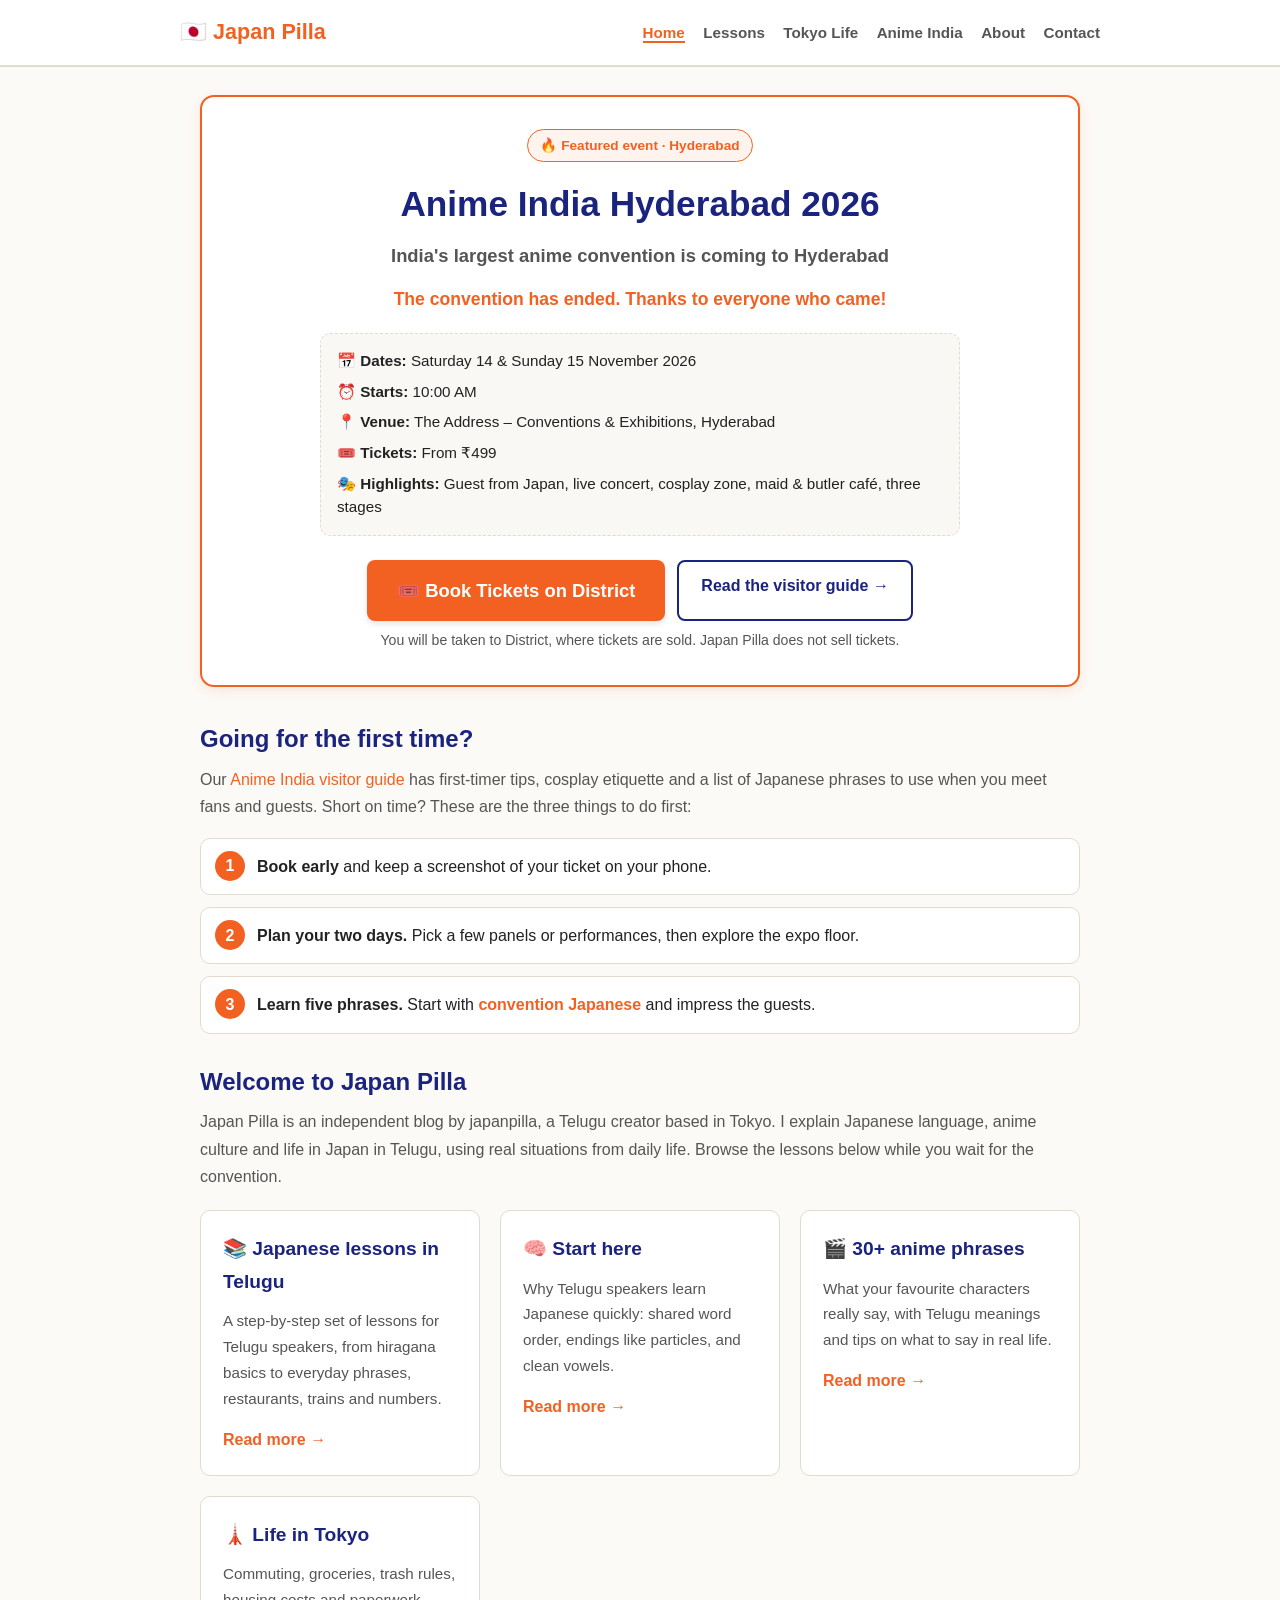
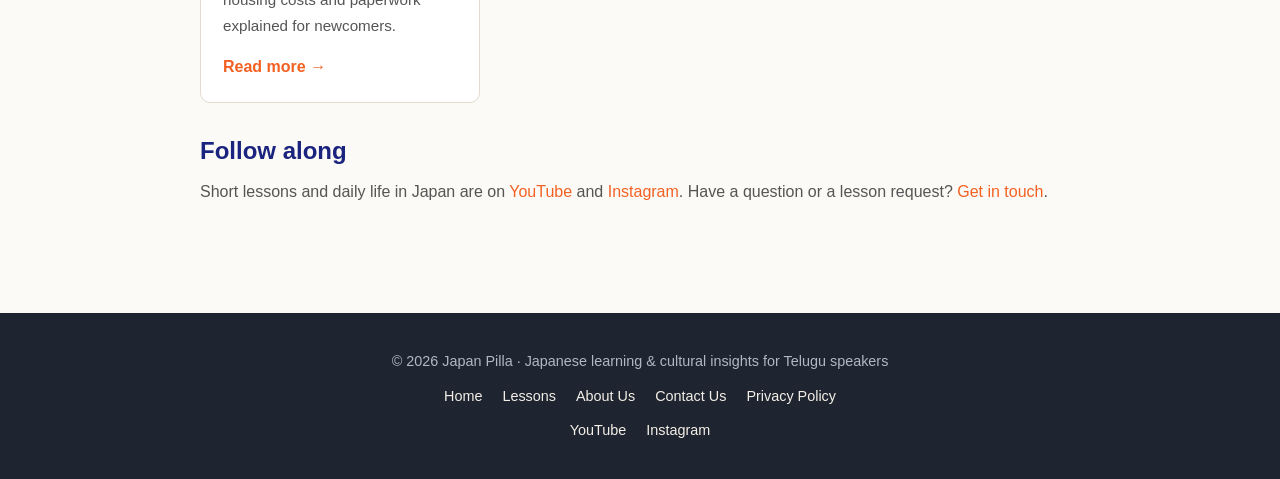
<file: index.html>
<!DOCTYPE html>
<html lang="en">
<head>
  <meta charset="UTF-8">
  <meta name="viewport" content="width=device-width, initial-scale=1">
  <title>Anime India Hyderabad 2026 – Tickets, Guide &amp; Tips | Japan Pilla</title>
  <meta name="description" content="Anime India Hyderabad on 14–15 Nov 2026: dates, venue, ticket link and a first-timer guide. Plus free Japanese lessons in Telugu from Tokyo creator Japan Pilla.">
  <link rel="canonical" href="https://japanpilla.github.io/">
  <meta property="og:title" content="Anime India Hyderabad 2026 – Tickets, Guide &amp; Tips | Japan Pilla">
  <meta property="og:description" content="Anime India Hyderabad on 14–15 Nov 2026: dates, venue, ticket link and a first-timer guide. Plus free Japanese lessons in Telugu from Tokyo creator Japan Pilla.">
  <meta property="og:type" content="website">
  <meta property="og:url" content="https://japanpilla.github.io/">
  <link rel="stylesheet" href="style.css">
  <script async src="https://pagead2.googlesyndication.com/pagead/js/adsbygoogle.js?client=ca-pub-6555063757397765" crossorigin="anonymous"></script>
  <meta name="google-site-verification" content="7T4jdt97iSZycaqEVADImLTfpHpjUytxHXB3i6cLzdA" />
</head>
<body>

<header>
  <div class="nav-wrap">
    <a href="index.html" class="logo">🇯🇵 Japan Pilla</a>
    <nav aria-label="Main">
      <a href="index.html" class="active" aria-current="page">Home</a>
      <a href="lessons.html">Lessons</a>
      <a href="tokyo-life-guide.html">Tokyo Life</a>
      <a href="anime-india-hyderabad.html">Anime India</a>
      <a href="about.html">About</a>
      <a href="contact.html">Contact</a>
    </nav>
  </div>
</header>

<main class="container">
<section class="event-hero">
  <span class="badge">🔥 Featured event · Hyderabad</span>
  <h1>Anime India Hyderabad 2026</h1>
  <p class="event-tagline">India's largest anime convention is coming to Hyderabad</p>
  <p class="countdown" id="countdown" aria-live="polite"></p>

  <div class="event-meta-box">
    <div class="meta-item">📅 <strong>Dates:</strong> Saturday 14 &amp; Sunday 15 November 2026</div>
    <div class="meta-item">⏰ <strong>Starts:</strong> 10:00 AM</div>
    <div class="meta-item">📍 <strong>Venue:</strong> The Address – Conventions &amp; Exhibitions, Hyderabad</div>
    <div class="meta-item">🎟️ <strong>Tickets:</strong> From ₹499</div>
    <div class="meta-item">🎭 <strong>Highlights:</strong> Guest from Japan, live concert, cosplay zone, maid &amp; butler café, three stages</div>
  </div>

  <div class="cta-actions">
    <a class="btn-primary btn-big" href="https://www.district.in/events/anime-india-hyderabad-2026-buy-tickets" target="_blank" rel="noopener">🎟️ Book Tickets on District</a>
    <a class="btn-secondary" href="anime-india-hyderabad.html">Read the visitor guide →</a>
  </div>
  <p class="small-note">You will be taken to District, where tickets are sold. Japan Pilla does not sell tickets.</p>
</section>

<section class="site-intro">
  <h2>Going for the first time?</h2>
  <p>Our <a href="anime-india-hyderabad.html">Anime India visitor guide</a> has first-timer tips, cosplay etiquette and a list of Japanese phrases to use when you meet fans and guests. Short on time? These are the three things to do first:</p>
  <ol class="path">
    <li><strong>Book early</strong> and keep a screenshot of your ticket on your phone.</li>
    <li><strong>Plan your two days.</strong> Pick a few panels or performances, then explore the expo floor.</li>
    <li><strong>Learn five phrases.</strong> Start with <a href="anime-india-hyderabad.html#phrases">convention Japanese</a> and impress the guests.</li>
  </ol>
</section>

<section class="site-intro">
  <h2>Welcome to Japan Pilla</h2>
  <p>Japan Pilla is an independent blog by japanpilla, a Telugu creator based in Tokyo. I explain Japanese language, anime culture and life in Japan in Telugu, using real situations from daily life. Browse the lessons below while you wait for the convention.</p>
</section>

<div class="grid"><div class="card"><h3>📚 Japanese lessons in Telugu</h3><p>A step-by-step set of lessons for Telugu speakers, from hiragana basics to everyday phrases, restaurants, trains and numbers.</p><a href="lessons.html" class="read-more">Read more →</a></div><div class="card"><h3>🧠 Start here</h3><p>Why Telugu speakers learn Japanese quickly: shared word order, endings like particles, and clean vowels.</p><a href="japanese-for-telugu-speakers.html" class="read-more">Read more →</a></div><div class="card"><h3>🎬 30+ anime phrases</h3><p>What your favourite characters really say, with Telugu meanings and tips on what to say in real life.</p><a href="anime-japanese-phrases.html" class="read-more">Read more →</a></div><div class="card"><h3>🗼 Life in Tokyo</h3><p>Commuting, groceries, trash rules, housing costs and paperwork explained for newcomers.</p><a href="tokyo-life-guide.html" class="read-more">Read more →</a></div></div>

<section class="site-intro">
  <h2>Follow along</h2>
  <p>Short lessons and daily life in Japan are on <a href="https://www.youtube.com/@japan_pilla" target="_blank" rel="noopener">YouTube</a> and <a href="https://www.instagram.com/japan_pilla" target="_blank" rel="noopener">Instagram</a>. Have a question or a lesson request? <a href="contact.html">Get in touch</a>.</p>
</section>

<div class="sticky-book">
  <div><strong>Anime India Hyderabad</strong><br><span>14–15 Nov · from ₹499</span></div>
  <a class="btn-primary" href="https://www.district.in/events/anime-india-hyderabad-2026-buy-tickets" target="_blank" rel="noopener">Book Tickets</a>
</div>

<script>
(function () {
  try {
    var el = document.getElementById("countdown");
    if (!el) return;
    var start = new Date("2026-11-14T10:00:00+05:30").getTime();
    var end = new Date("2026-11-16T00:00:00+05:30").getTime();
    var now = Date.now();
    var days = Math.ceil((start - now) / 86400000);
    if (now >= end) { el.textContent = "The convention has ended. Thanks to everyone who came!"; }
    else if (now >= start) { el.textContent = "Happening now in Hyderabad!"; }
    else if (days === 1) { el.textContent = "⏳ Starts tomorrow!"; }
    else { el.textContent = "⏳ " + days + " days to go"; }
  } catch (e) {}
})();
</script>
</main>

<footer>
  <p>© 2026 Japan Pilla · Japanese learning &amp; cultural insights for Telugu speakers</p>
  <p class="foot-links">
    <a href="index.html">Home</a>
    <a href="lessons.html">Lessons</a>
    <a href="about.html">About Us</a>
    <a href="contact.html">Contact Us</a>
    <a href="privacy.html">Privacy Policy</a>
  </p>
  <p class="foot-social">
    <a href="https://www.youtube.com/@japan_pilla" target="_blank" rel="noopener">YouTube</a>
    <a href="https://www.instagram.com/japan_pilla" target="_blank" rel="noopener">Instagram</a>
  </p>
</footer>

</body>
</html>
</file>
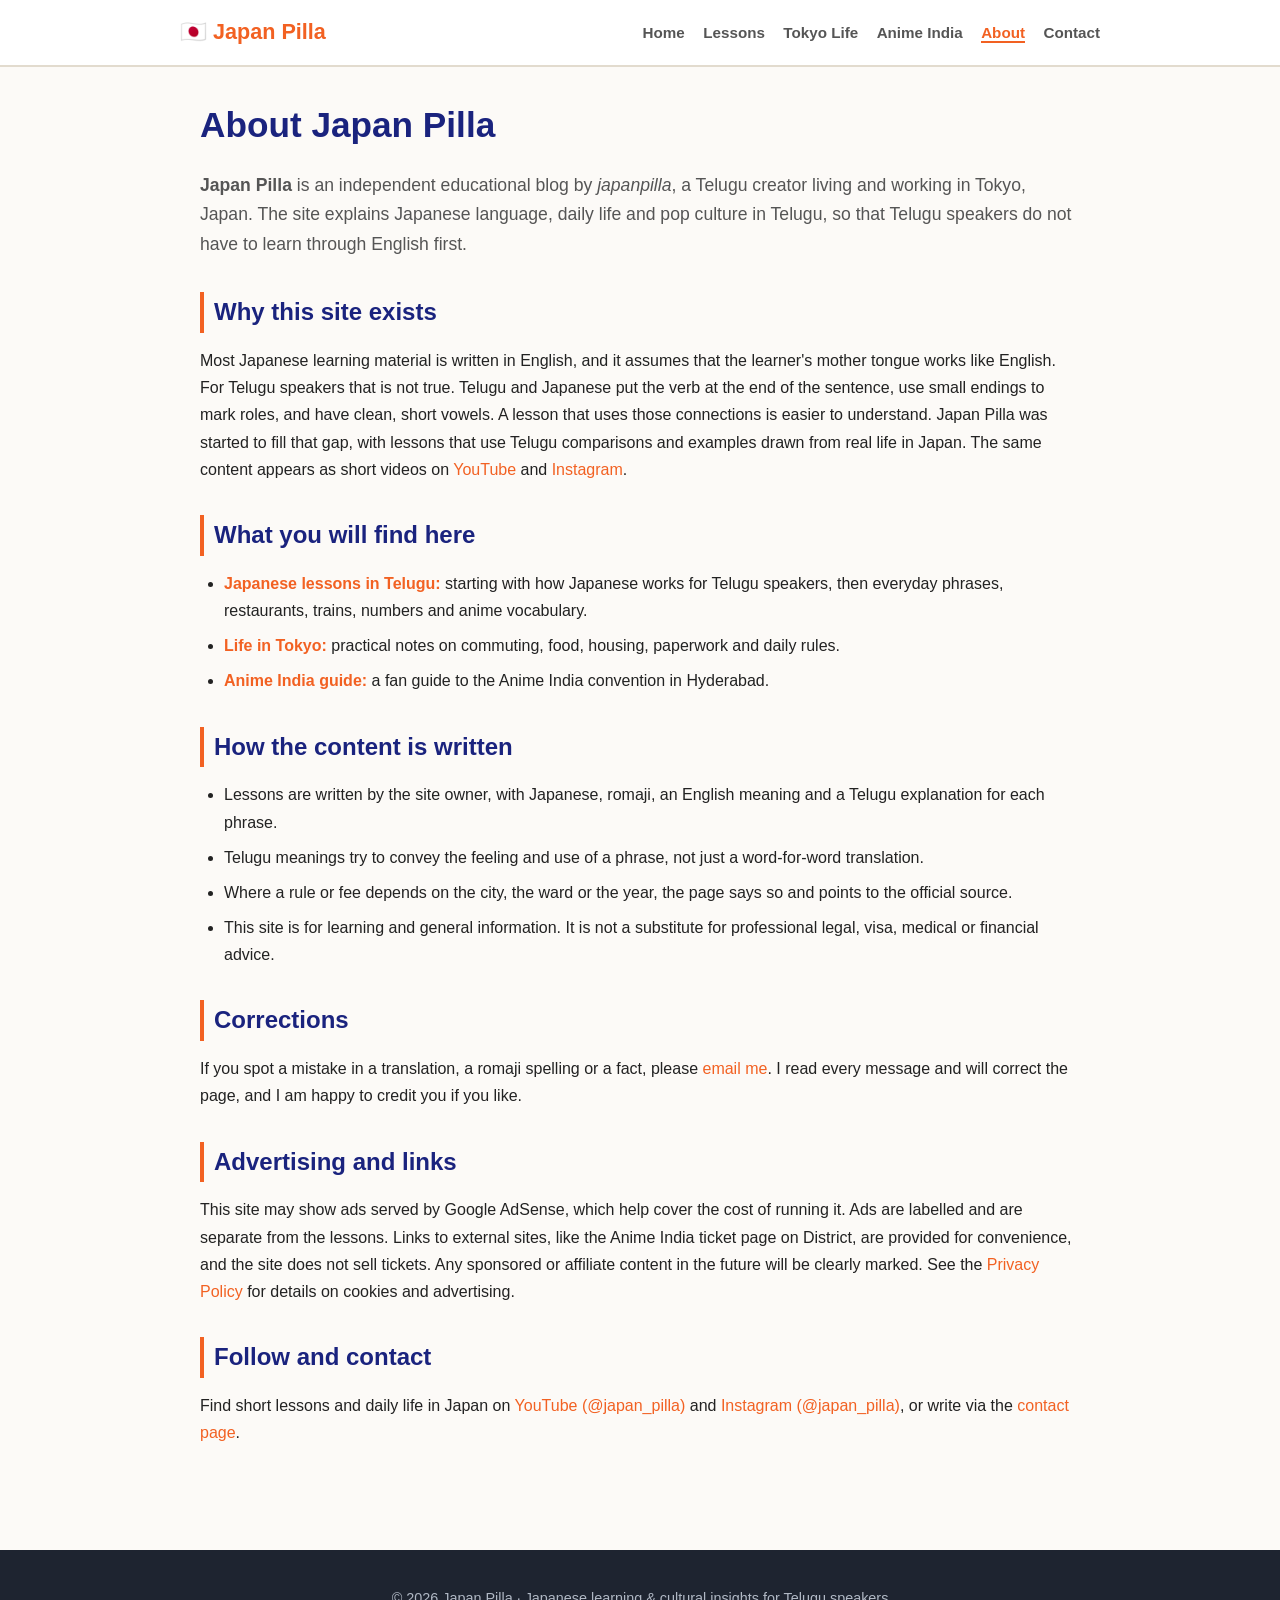
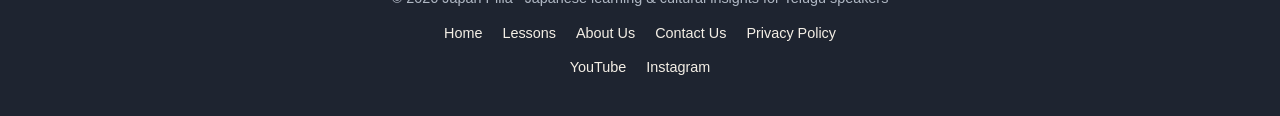
<file: about.html>
<!DOCTYPE html>
<html lang="en">
<head>
  <meta charset="UTF-8">
  <meta name="viewport" content="width=device-width, initial-scale=1">
  <title>About Japan Pilla – Japanese in Telugu from Tokyo</title>
  <meta name="description" content="Japan Pilla is an independent educational blog by a Telugu creator in Tokyo that explains Japanese language, culture and daily life in Telugu.">
  <link rel="canonical" href="https://japanpilla.github.io/about.html">
  <meta property="og:title" content="About Japan Pilla – Japanese in Telugu from Tokyo">
  <meta property="og:description" content="Japan Pilla is an independent educational blog by a Telugu creator in Tokyo that explains Japanese language, culture and daily life in Telugu.">
  <meta property="og:type" content="website">
  <meta property="og:url" content="https://japanpilla.github.io/about.html">
  <link rel="stylesheet" href="style.css">
  <script async src="https://pagead2.googlesyndication.com/pagead/js/adsbygoogle.js?client=ca-pub-6555063757397765" crossorigin="anonymous"></script>
  
</head>
<body>

<header>
  <div class="nav-wrap">
    <a href="index.html" class="logo">🇯🇵 Japan Pilla</a>
    <nav aria-label="Main">
      <a href="index.html">Home</a>
      <a href="lessons.html">Lessons</a>
      <a href="tokyo-life-guide.html">Tokyo Life</a>
      <a href="anime-india-hyderabad.html">Anime India</a>
      <a href="about.html" class="active" aria-current="page">About</a>
      <a href="contact.html">Contact</a>
    </nav>
  </div>
</header>

<main class="container">
<article>
<h1>About Japan Pilla</h1>
<p class="lead"><strong>Japan Pilla</strong> is an independent educational blog by <em>japanpilla</em>, a Telugu creator living and working in Tokyo, Japan. The site explains Japanese language, daily life and pop culture in Telugu, so that Telugu speakers do not have to learn through English first.</p>

<h2>Why this site exists</h2>
<p>Most Japanese learning material is written in English, and it assumes that the learner's mother tongue works like English. For Telugu speakers that is not true. Telugu and Japanese put the verb at the end of the sentence, use small endings to mark roles, and have clean, short vowels. A lesson that uses those connections is easier to understand. Japan Pilla was started to fill that gap, with lessons that use Telugu comparisons and examples drawn from real life in Japan. The same content appears as short videos on <a href="https://www.youtube.com/@japan_pilla" target="_blank" rel="noopener">YouTube</a> and <a href="https://www.instagram.com/japan_pilla" target="_blank" rel="noopener">Instagram</a>.</p>

<h2>What you will find here</h2>
<ul>
<li><strong><a href="lessons.html">Japanese lessons in Telugu:</a></strong> starting with how Japanese works for Telugu speakers, then everyday phrases, restaurants, trains, numbers and anime vocabulary.</li>
<li><strong><a href="tokyo-life-guide.html">Life in Tokyo:</a></strong> practical notes on commuting, food, housing, paperwork and daily rules.</li>
<li><strong><a href="anime-india-hyderabad.html">Anime India guide:</a></strong> a fan guide to the Anime India convention in Hyderabad.</li>
</ul>

<h2>How the content is written</h2>
<ul>
<li>Lessons are written by the site owner, with Japanese, romaji, an English meaning and a Telugu explanation for each phrase.</li>
<li>Telugu meanings try to convey the feeling and use of a phrase, not just a word-for-word translation.</li>
<li>Where a rule or fee depends on the city, the ward or the year, the page says so and points to the official source.</li>
<li>This site is for learning and general information. It is not a substitute for professional legal, visa, medical or financial advice.</li>
</ul>

<h2>Corrections</h2>
<p>If you spot a mistake in a translation, a romaji spelling or a fact, please <a href="contact.html">email me</a>. I read every message and will correct the page, and I am happy to credit you if you like.</p>

<h2>Advertising and links</h2>
<p>This site may show ads served by Google AdSense, which help cover the cost of running it. Ads are labelled and are separate from the lessons. Links to external sites, like the Anime India ticket page on District, are provided for convenience, and the site does not sell tickets. Any sponsored or affiliate content in the future will be clearly marked. See the <a href="privacy.html">Privacy Policy</a> for details on cookies and advertising.</p>

<h2>Follow and contact</h2>
<p>Find short lessons and daily life in Japan on <a href="https://www.youtube.com/@japan_pilla" target="_blank" rel="noopener">YouTube (@japan_pilla)</a> and <a href="https://www.instagram.com/japan_pilla" target="_blank" rel="noopener">Instagram (@japan_pilla)</a>, or write via the <a href="contact.html">contact page</a>.</p>
</article>
</main>

<footer>
  <p>© 2026 Japan Pilla · Japanese learning &amp; cultural insights for Telugu speakers</p>
  <p class="foot-links">
    <a href="index.html">Home</a>
    <a href="lessons.html">Lessons</a>
    <a href="about.html">About Us</a>
    <a href="contact.html">Contact Us</a>
    <a href="privacy.html">Privacy Policy</a>
  </p>
  <p class="foot-social">
    <a href="https://www.youtube.com/@japan_pilla" target="_blank" rel="noopener">YouTube</a>
    <a href="https://www.instagram.com/japan_pilla" target="_blank" rel="noopener">Instagram</a>
  </p>
</footer>

</body>
</html>
</file>
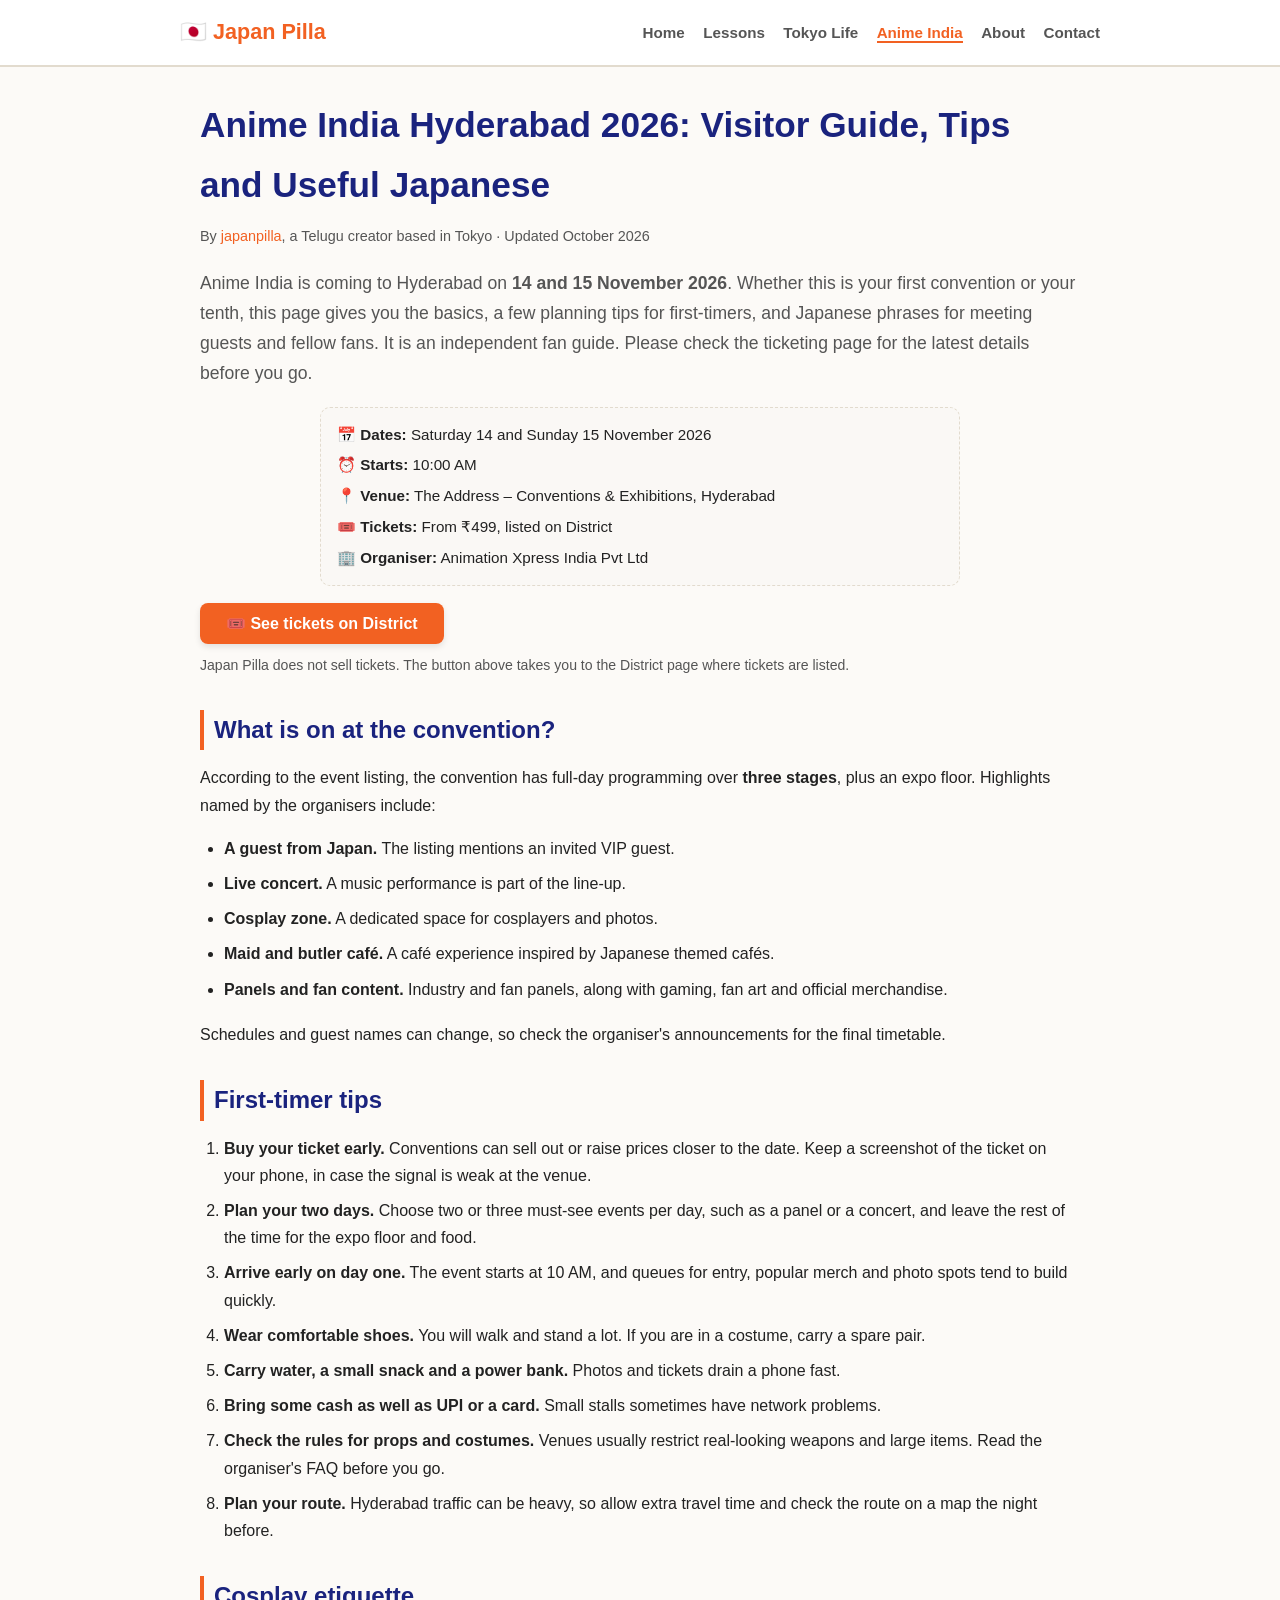
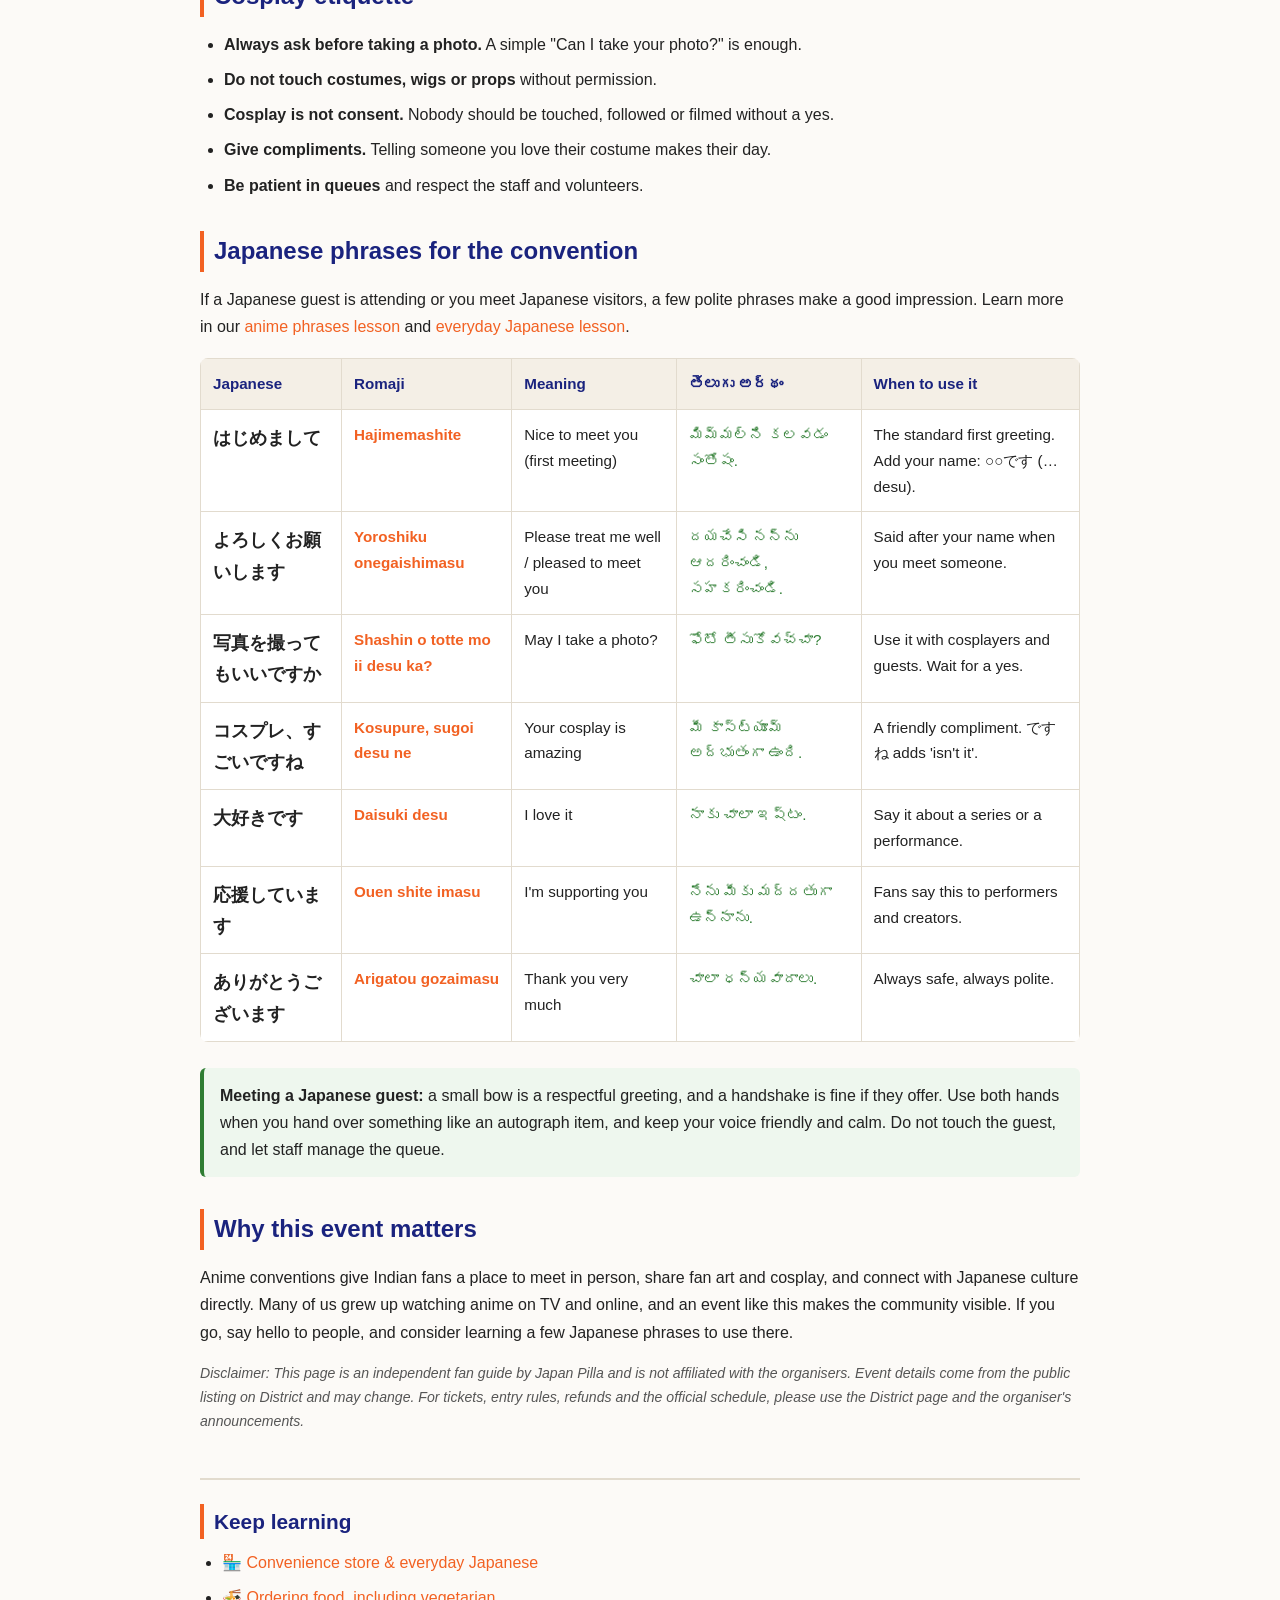
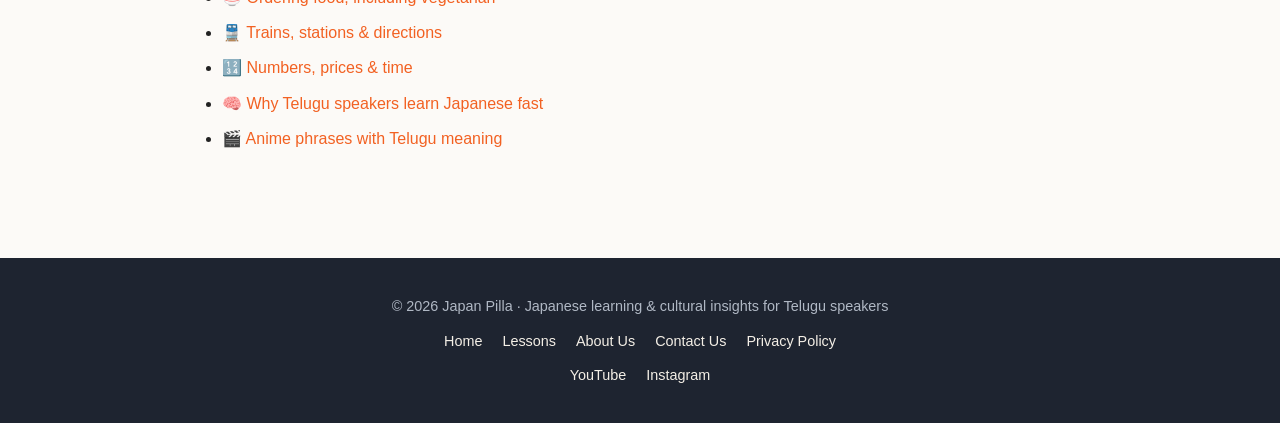
<file: anime-india-hyderabad.html>
<!DOCTYPE html>
<html lang="en">
<head>
  <meta charset="UTF-8">
  <meta name="viewport" content="width=device-width, initial-scale=1">
  <title>Anime India Hyderabad 2026 – Visitor Guide, Tips &amp; Japanese Phrases | Japan Pilla</title>
  <meta name="description" content="Fan guide to Anime India Hyderabad on 14–15 Nov 2026: what to expect, first-timer tips, cosplay etiquette and Japanese phrases for the convention.">
  <link rel="canonical" href="https://japanpilla.github.io/anime-india-hyderabad.html">
  <meta property="og:title" content="Anime India Hyderabad 2026 – Visitor Guide, Tips &amp; Japanese Phrases | Japan Pilla">
  <meta property="og:description" content="Fan guide to Anime India Hyderabad on 14–15 Nov 2026: what to expect, first-timer tips, cosplay etiquette and Japanese phrases for the convention.">
  <meta property="og:type" content="website">
  <meta property="og:url" content="https://japanpilla.github.io/anime-india-hyderabad.html">
  <link rel="stylesheet" href="style.css">
  <script async src="https://pagead2.googlesyndication.com/pagead/js/adsbygoogle.js?client=ca-pub-6555063757397765" crossorigin="anonymous"></script>
  
</head>
<body>

<header>
  <div class="nav-wrap">
    <a href="index.html" class="logo">🇯🇵 Japan Pilla</a>
    <nav aria-label="Main">
      <a href="index.html">Home</a>
      <a href="lessons.html">Lessons</a>
      <a href="tokyo-life-guide.html">Tokyo Life</a>
      <a href="anime-india-hyderabad.html" class="active" aria-current="page">Anime India</a>
      <a href="about.html">About</a>
      <a href="contact.html">Contact</a>
    </nav>
  </div>
</header>

<main class="container">
<article>
<h1>Anime India Hyderabad 2026: Visitor Guide, Tips and Useful Japanese</h1>
<p class="byline">By <a href="about.html">japanpilla</a>, a Telugu creator based in Tokyo · Updated October 2026</p>
<p class="lead">Anime India is coming to Hyderabad on <strong>14 and 15 November 2026</strong>. Whether this is your first convention or your tenth, this page gives you the basics, a few planning tips for first-timers, and Japanese phrases for meeting guests and fellow fans. It is an independent fan guide. Please check the ticketing page for the latest details before you go.</p>

<div class="event-meta-box">
  <div class="meta-item">📅 <strong>Dates:</strong> Saturday 14 and Sunday 15 November 2026</div>
  <div class="meta-item">⏰ <strong>Starts:</strong> 10:00 AM</div>
  <div class="meta-item">📍 <strong>Venue:</strong> The Address – Conventions &amp; Exhibitions, Hyderabad</div>
  <div class="meta-item">🎟️ <strong>Tickets:</strong> From ₹499, listed on District</div>
  <div class="meta-item">🏢 <strong>Organiser:</strong> Animation Xpress India Pvt Ltd</div>
</div>
<p><a class="btn-primary" href="https://www.district.in/events/anime-india-hyderabad-2026-buy-tickets" target="_blank" rel="noopener">🎟️ See tickets on District</a></p>
<p class="small-note">Japan Pilla does not sell tickets. The button above takes you to the District page where tickets are listed.</p>

<h2>What is on at the convention?</h2>
<p>According to the event listing, the convention has full-day programming over <strong>three stages</strong>, plus an expo floor. Highlights named by the organisers include:</p>
<ul>
<li><strong>A guest from Japan.</strong> The listing mentions an invited VIP guest.</li>
<li><strong>Live concert.</strong> A music performance is part of the line-up.</li>
<li><strong>Cosplay zone.</strong> A dedicated space for cosplayers and photos.</li>
<li><strong>Maid and butler café.</strong> A café experience inspired by Japanese themed cafés.</li>
<li><strong>Panels and fan content.</strong> Industry and fan panels, along with gaming, fan art and official merchandise.</li>
</ul>
<p>Schedules and guest names can change, so check the organiser's announcements for the final timetable.</p>

<h2>First-timer tips</h2>
<ol>
<li><strong>Buy your ticket early.</strong> Conventions can sell out or raise prices closer to the date. Keep a screenshot of the ticket on your phone, in case the signal is weak at the venue.</li>
<li><strong>Plan your two days.</strong> Choose two or three must-see events per day, such as a panel or a concert, and leave the rest of the time for the expo floor and food.</li>
<li><strong>Arrive early on day one.</strong> The event starts at 10 AM, and queues for entry, popular merch and photo spots tend to build quickly.</li>
<li><strong>Wear comfortable shoes.</strong> You will walk and stand a lot. If you are in a costume, carry a spare pair.</li>
<li><strong>Carry water, a small snack and a power bank.</strong> Photos and tickets drain a phone fast.</li>
<li><strong>Bring some cash as well as UPI or a card.</strong> Small stalls sometimes have network problems.</li>
<li><strong>Check the rules for props and costumes.</strong> Venues usually restrict real-looking weapons and large items. Read the organiser's FAQ before you go.</li>
<li><strong>Plan your route.</strong> Hyderabad traffic can be heavy, so allow extra travel time and check the route on a map the night before.</li>
</ol>

<h2>Cosplay etiquette</h2>
<ul>
<li><strong>Always ask before taking a photo.</strong> A simple "Can I take your photo?" is enough.</li>
<li><strong>Do not touch costumes, wigs or props</strong> without permission.</li>
<li><strong>Cosplay is not consent.</strong> Nobody should be touched, followed or filmed without a yes.</li>
<li><strong>Give compliments.</strong> Telling someone you love their costume makes their day.</li>
<li><strong>Be patient in queues</strong> and respect the staff and volunteers.</li>
</ul>

<h2 id="phrases">Japanese phrases for the convention</h2>
<p>If a Japanese guest is attending or you meet Japanese visitors, a few polite phrases make a good impression. Learn more in our <a href="anime-japanese-phrases.html">anime phrases lesson</a> and <a href="daily-life-japanese.html">everyday Japanese lesson</a>.</p>
<div class="table-wrap"><table>
<thead><tr><th>Japanese</th><th>Romaji</th><th>Meaning</th><th>తెలుగు అర్థం</th><th>When to use it</th></tr></thead>
<tbody>
<tr><td class="jp">はじめまして</td><td class="ro">Hajimemashite</td><td>Nice to meet you (first meeting)</td><td class="te" lang="te">మిమ్మల్ని కలవడం సంతోషం.</td><td>The standard first greeting. Add your name: ○○です (… desu).</td></tr>
<tr><td class="jp">よろしくお願いします</td><td class="ro">Yoroshiku onegaishimasu</td><td>Please treat me well / pleased to meet you</td><td class="te" lang="te">దయచేసి నన్ను ఆదరించండి, సహకరించండి.</td><td>Said after your name when you meet someone.</td></tr>
<tr><td class="jp">写真を撮ってもいいですか</td><td class="ro">Shashin o totte mo ii desu ka?</td><td>May I take a photo?</td><td class="te" lang="te">ఫోటో తీసుకోవచ్చా?</td><td>Use it with cosplayers and guests. Wait for a yes.</td></tr>
<tr><td class="jp">コスプレ、すごいですね</td><td class="ro">Kosupure, sugoi desu ne</td><td>Your cosplay is amazing</td><td class="te" lang="te">మీ కాస్ట్యూమ్ అద్భుతంగా ఉంది.</td><td>A friendly compliment. ですね adds &#x27;isn&#x27;t it&#x27;.</td></tr>
<tr><td class="jp">大好きです</td><td class="ro">Daisuki desu</td><td>I love it</td><td class="te" lang="te">నాకు చాలా ఇష్టం.</td><td>Say it about a series or a performance.</td></tr>
<tr><td class="jp">応援しています</td><td class="ro">Ouen shite imasu</td><td>I&#x27;m supporting you</td><td class="te" lang="te">నేను మీకు మద్దతుగా ఉన్నాను.</td><td>Fans say this to performers and creators.</td></tr>
<tr><td class="jp">ありがとうございます</td><td class="ro">Arigatou gozaimasu</td><td>Thank you very much</td><td class="te" lang="te">చాలా ధన్యవాదాలు.</td><td>Always safe, always polite.</td></tr>
</tbody></table></div>
<div class="tip"><p><strong>Meeting a Japanese guest:</strong> a small bow is a respectful greeting, and a handshake is fine if they offer. Use both hands when you hand over something like an autograph item, and keep your voice friendly and calm. Do not touch the guest, and let staff manage the queue.</p></div>

<h2>Why this event matters</h2>
<p>Anime conventions give Indian fans a place to meet in person, share fan art and cosplay, and connect with Japanese culture directly. Many of us grew up watching anime on TV and online, and an event like this makes the community visible. If you go, say hello to people, and consider learning a few Japanese phrases to use there.</p>

<p class="small-note"><em>Disclaimer: This page is an independent fan guide by Japan Pilla and is not affiliated with the organisers. Event details come from the public listing on District and may change. For tickets, entry rules, refunds and the official schedule, please use the District page and the organiser's announcements.</em></p>

<aside class="more"><h2>Keep learning</h2><ul><li><a href="daily-life-japanese.html">🏪 Convenience store &amp; everyday Japanese</a></li><li><a href="restaurant-japanese.html">🍜 Ordering food, including vegetarian</a></li><li><a href="train-station-japanese.html">🚆 Trains, stations &amp; directions</a></li><li><a href="numbers-and-prices-japanese.html">🔢 Numbers, prices &amp; time</a></li><li><a href="japanese-for-telugu-speakers.html">🧠 Why Telugu speakers learn Japanese fast</a></li><li><a href="anime-japanese-phrases.html">🎬 Anime phrases with Telugu meaning</a></li></ul></aside>
</article>
</main>

<footer>
  <p>© 2026 Japan Pilla · Japanese learning &amp; cultural insights for Telugu speakers</p>
  <p class="foot-links">
    <a href="index.html">Home</a>
    <a href="lessons.html">Lessons</a>
    <a href="about.html">About Us</a>
    <a href="contact.html">Contact Us</a>
    <a href="privacy.html">Privacy Policy</a>
  </p>
  <p class="foot-social">
    <a href="https://www.youtube.com/@japan_pilla" target="_blank" rel="noopener">YouTube</a>
    <a href="https://www.instagram.com/japan_pilla" target="_blank" rel="noopener">Instagram</a>
  </p>
</footer>

</body>
</html>
</file>
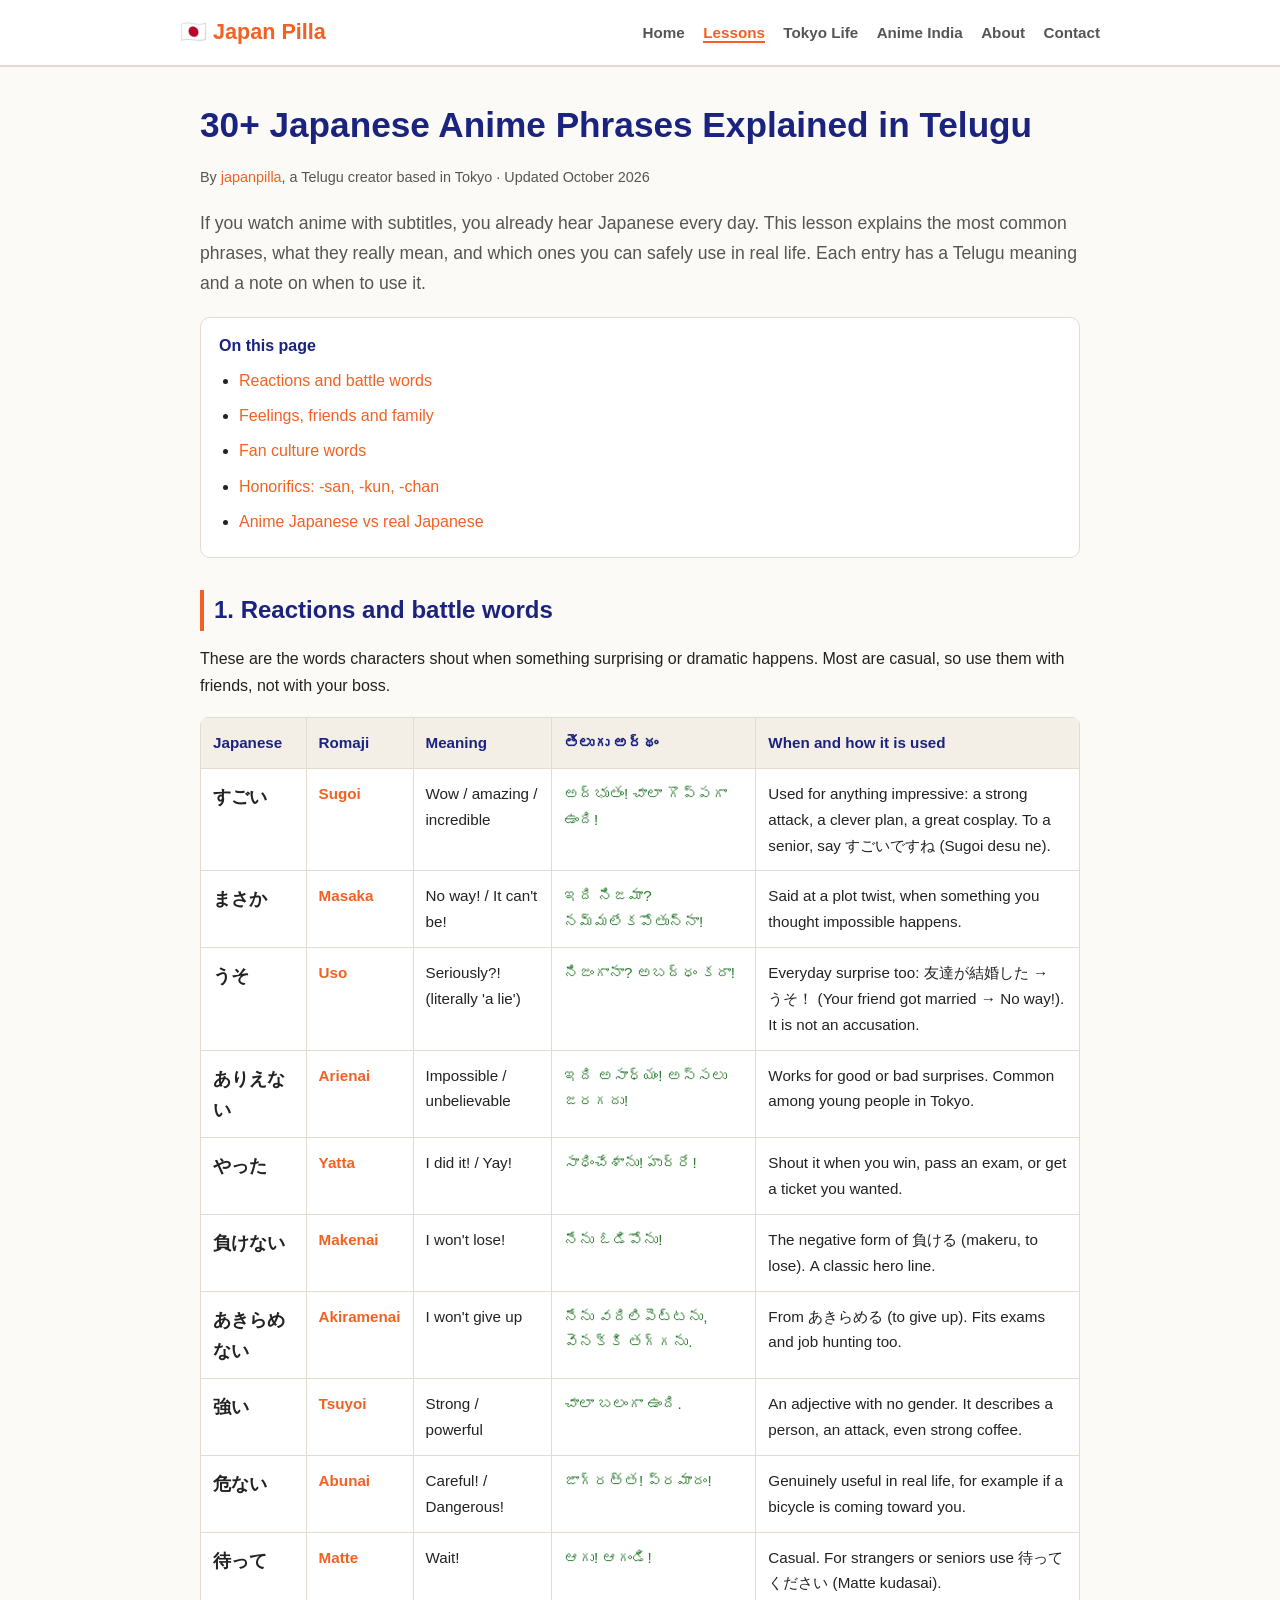
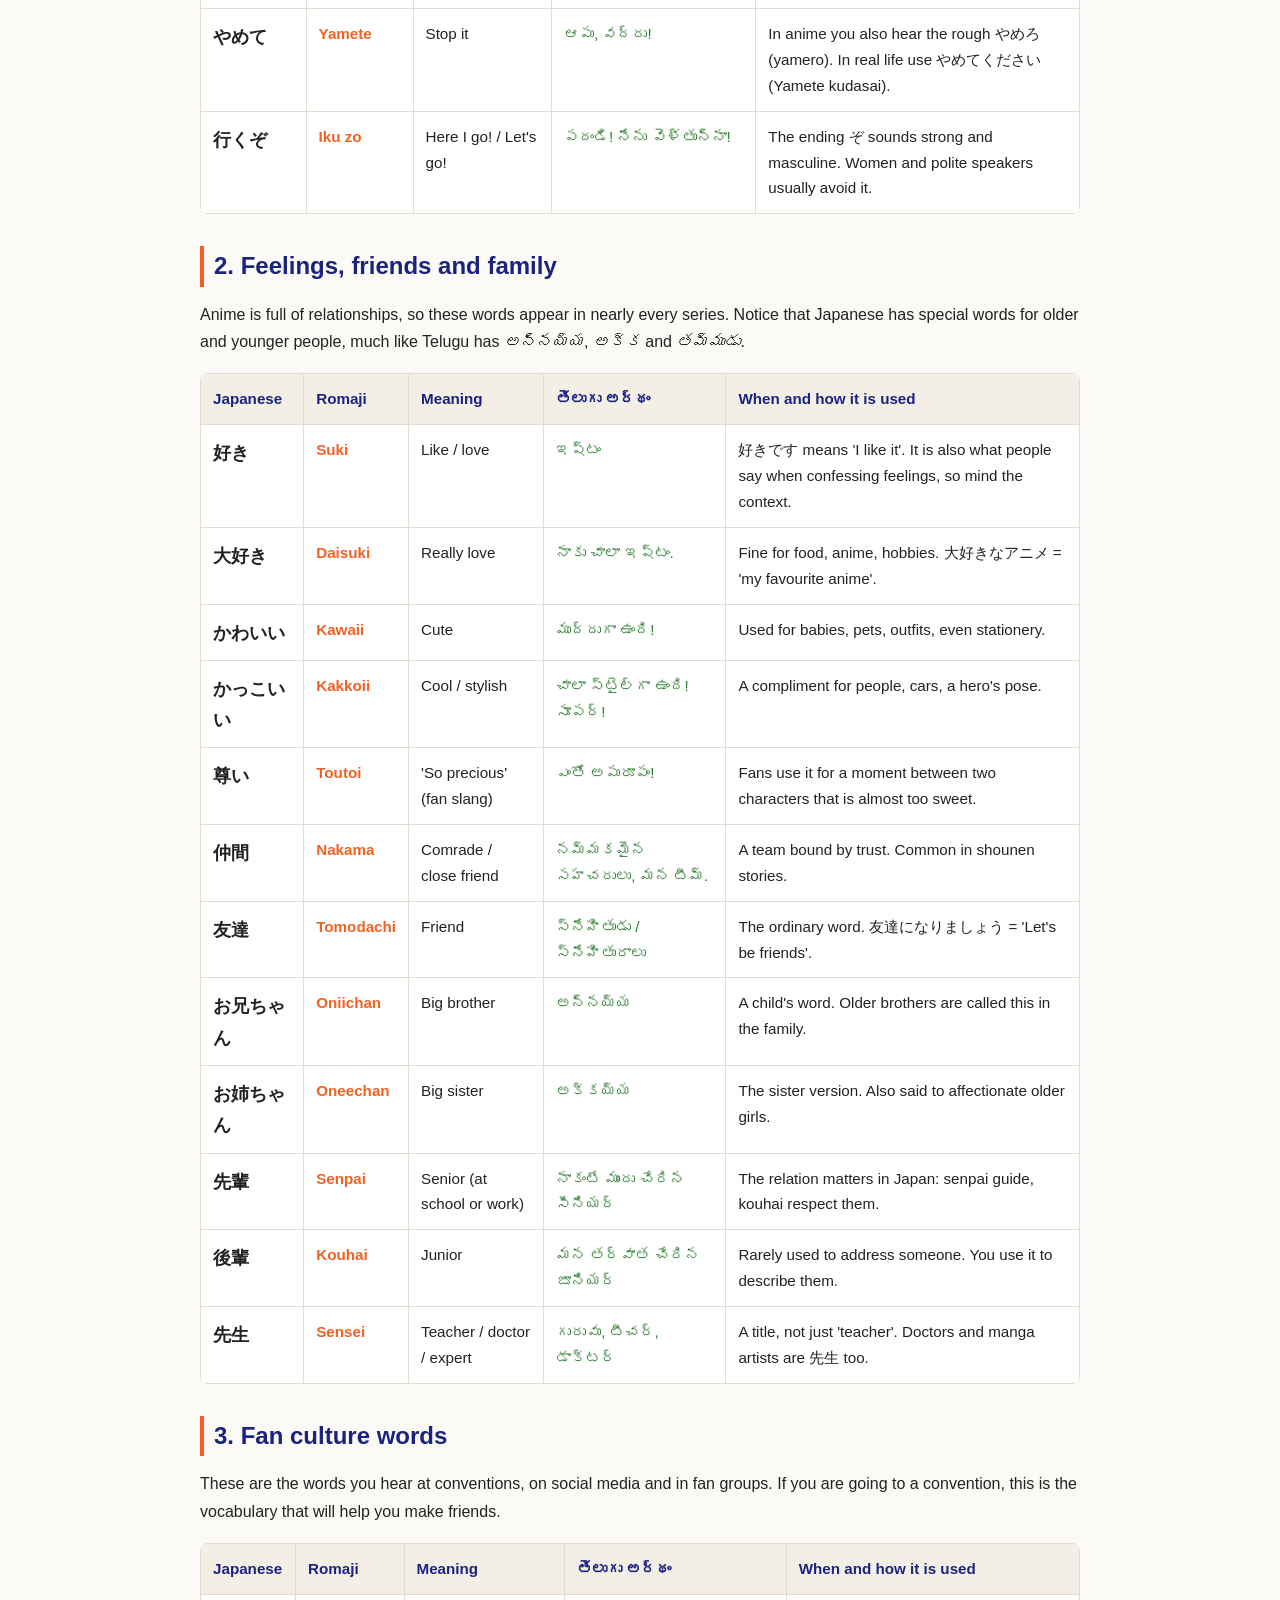
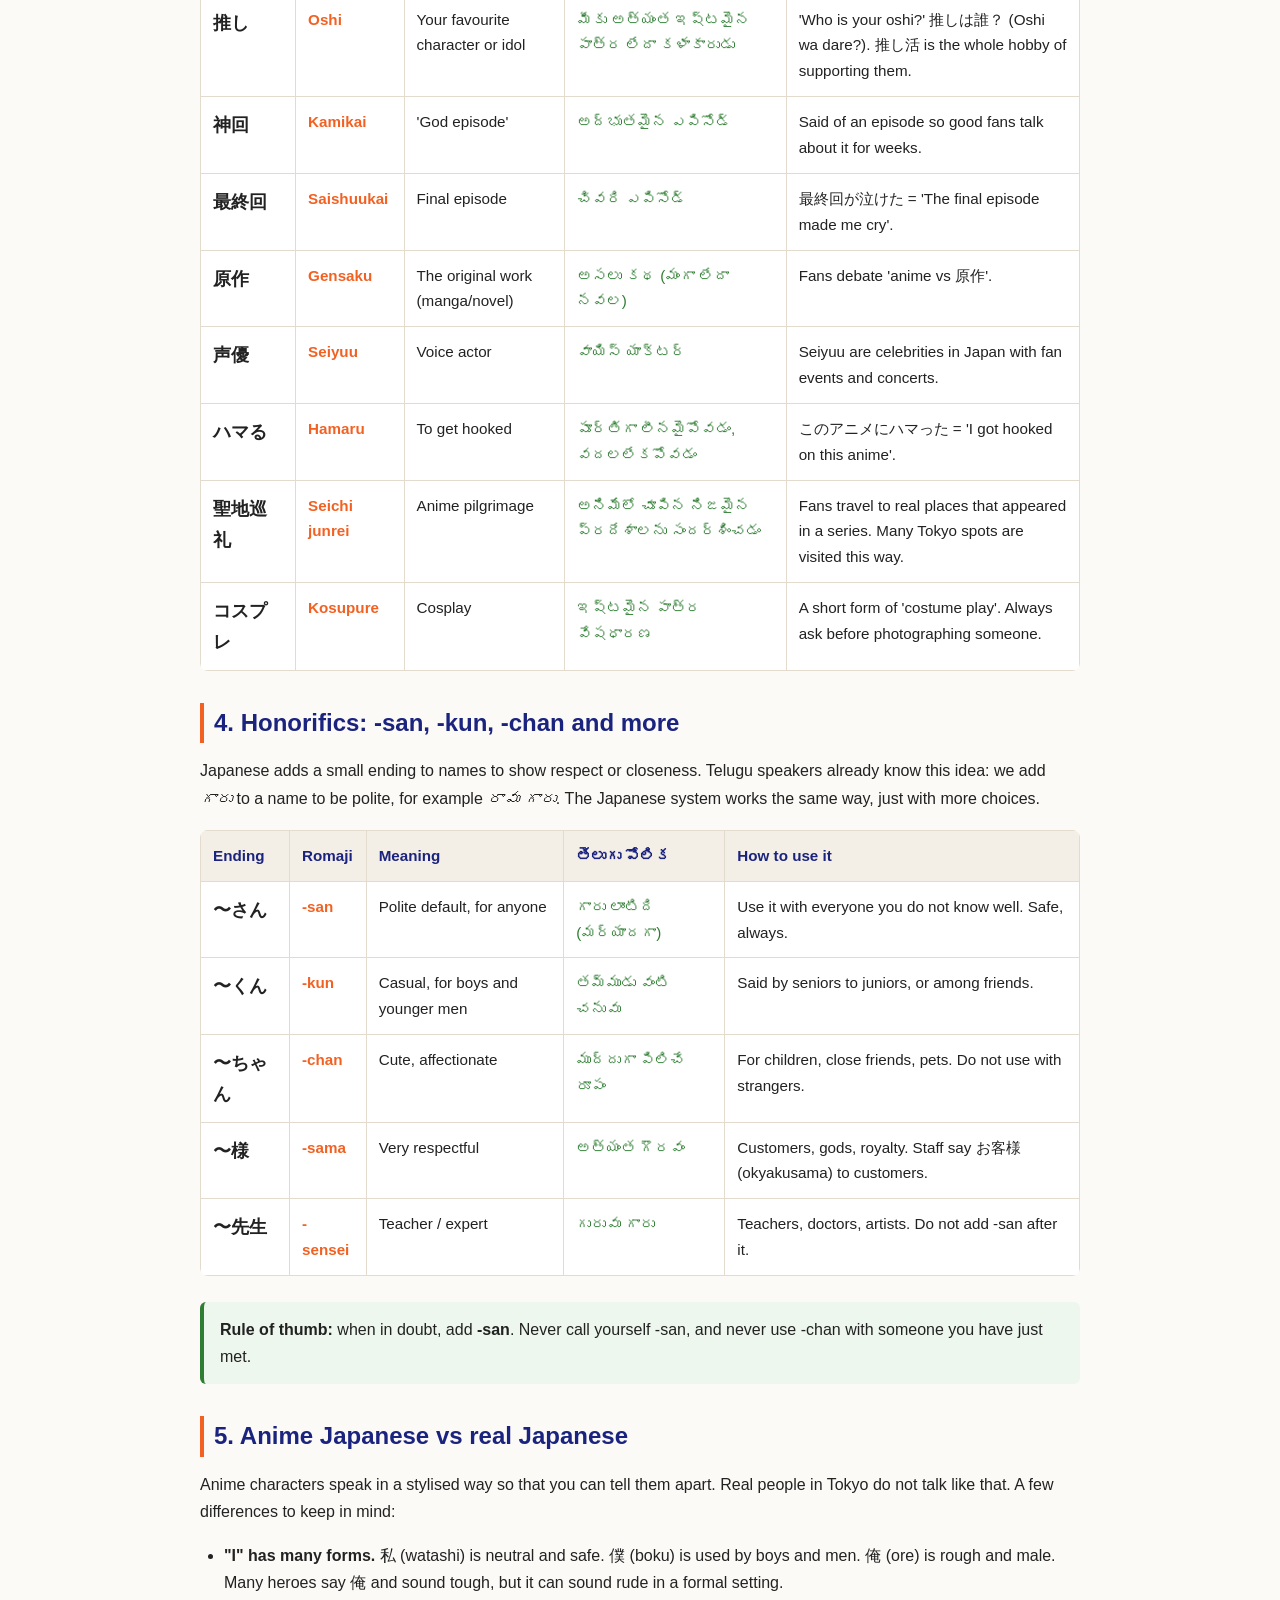
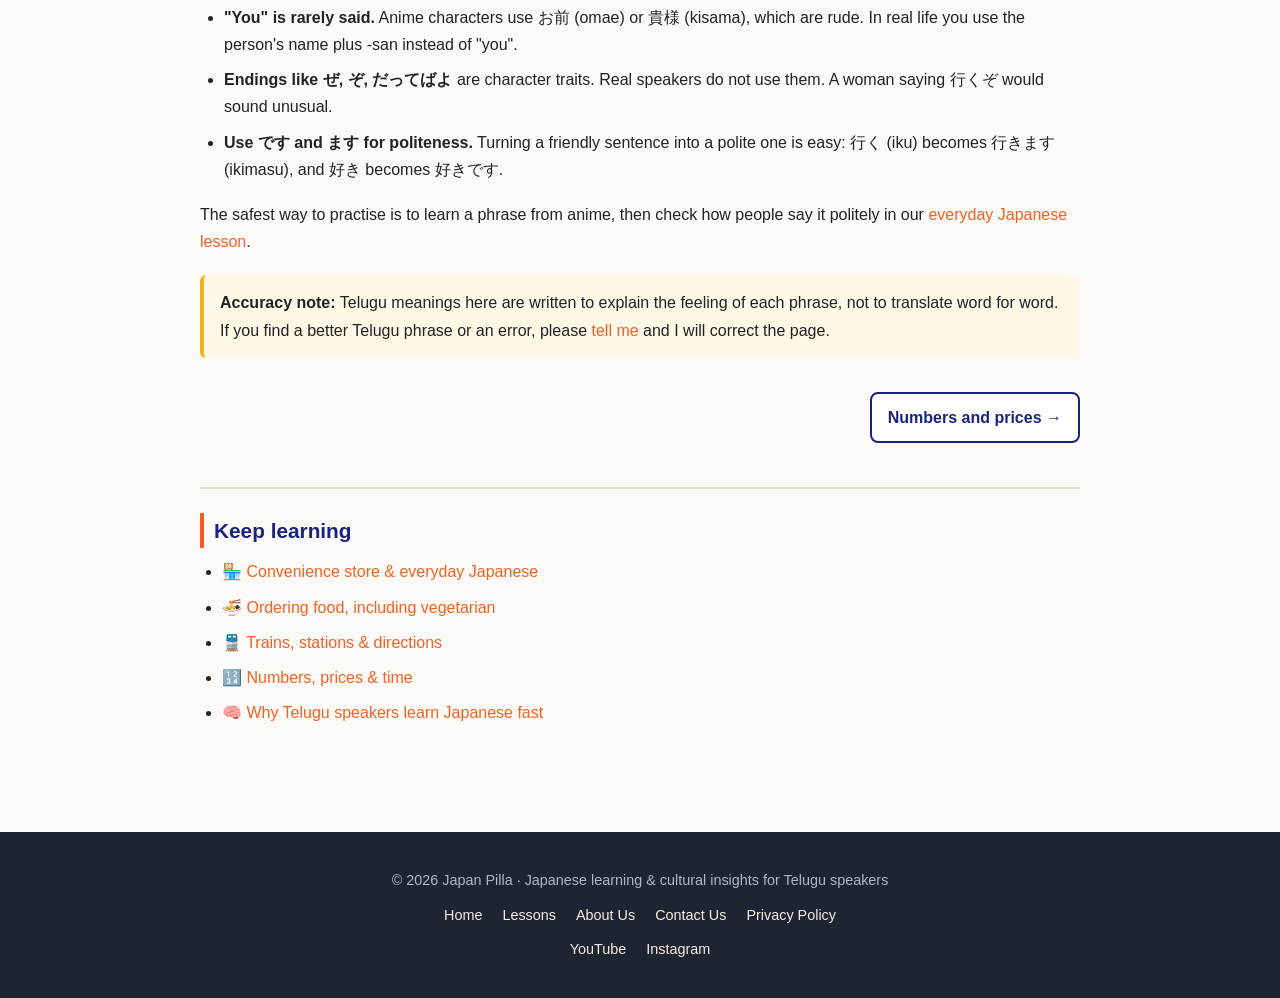
<file: anime-japanese-phrases.html>
<!DOCTYPE html>
<html lang="en">
<head>
  <meta charset="UTF-8">
  <meta name="viewport" content="width=device-width, initial-scale=1">
  <title>30+ Japanese Anime Phrases with Telugu Meaning | Japan Pilla</title>
  <meta name="description" content="30+ common anime phrases explained in Telugu and English, with notes on honorifics, fan slang and what is safe to say in real life.">
  <link rel="canonical" href="https://japanpilla.github.io/anime-japanese-phrases.html">
  <meta property="og:title" content="30+ Japanese Anime Phrases with Telugu Meaning | Japan Pilla">
  <meta property="og:description" content="30+ common anime phrases explained in Telugu and English, with notes on honorifics, fan slang and what is safe to say in real life.">
  <meta property="og:type" content="website">
  <meta property="og:url" content="https://japanpilla.github.io/anime-japanese-phrases.html">
  <link rel="stylesheet" href="style.css">
  <script async src="https://pagead2.googlesyndication.com/pagead/js/adsbygoogle.js?client=ca-pub-6555063757397765" crossorigin="anonymous"></script>
  
</head>
<body>

<header>
  <div class="nav-wrap">
    <a href="index.html" class="logo">🇯🇵 Japan Pilla</a>
    <nav aria-label="Main">
      <a href="index.html">Home</a>
      <a href="lessons.html" class="active" aria-current="page">Lessons</a>
      <a href="tokyo-life-guide.html">Tokyo Life</a>
      <a href="anime-india-hyderabad.html">Anime India</a>
      <a href="about.html">About</a>
      <a href="contact.html">Contact</a>
    </nav>
  </div>
</header>

<main class="container">
<article>
<h1>30+ Japanese Anime Phrases Explained in Telugu</h1>
<p class="byline">By <a href="about.html">japanpilla</a>, a Telugu creator based in Tokyo · Updated October 2026</p>
<p class="lead">If you watch anime with subtitles, you already hear Japanese every day. This lesson explains the most common phrases, what they really mean, and which ones you can safely use in real life. Each entry has a Telugu meaning and a note on when to use it.</p>

<div class="toc"><strong>On this page</strong>
<ul><li><a href="#reactions">Reactions and battle words</a></li><li><a href="#feelings">Feelings, friends and family</a></li><li><a href="#fandom">Fan culture words</a></li><li><a href="#honorifics">Honorifics: -san, -kun, -chan</a></li><li><a href="#real">Anime Japanese vs real Japanese</a></li></ul></div>

<h2 id="reactions">1. Reactions and battle words</h2>
<p>These are the words characters shout when something surprising or dramatic happens. Most are casual, so use them with friends, not with your boss.</p>
<div class="table-wrap"><table>
<thead><tr><th>Japanese</th><th>Romaji</th><th>Meaning</th><th>తెలుగు అర్థం</th><th>When and how it is used</th></tr></thead>
<tbody>
<tr><td class="jp">すごい</td><td class="ro">Sugoi</td><td>Wow / amazing / incredible</td><td class="te" lang="te">అద్భుతం! చాలా గొప్పగా ఉంది!</td><td>Used for anything impressive: a strong attack, a clever plan, a great cosplay. To a senior, say すごいですね (Sugoi desu ne).</td></tr>
<tr><td class="jp">まさか</td><td class="ro">Masaka</td><td>No way! / It can&#x27;t be!</td><td class="te" lang="te">ఇది నిజమా? నమ్మలేకపోతున్నా!</td><td>Said at a plot twist, when something you thought impossible happens.</td></tr>
<tr><td class="jp">うそ</td><td class="ro">Uso</td><td>Seriously?! (literally &#x27;a lie&#x27;)</td><td class="te" lang="te">నిజంగానా? అబద్ధం కదా!</td><td>Everyday surprise too: 友達が結婚した → うそ！ (Your friend got married → No way!). It is not an accusation.</td></tr>
<tr><td class="jp">ありえない</td><td class="ro">Arienai</td><td>Impossible / unbelievable</td><td class="te" lang="te">ఇది అసాధ్యం! అస్సలు జరగదు!</td><td>Works for good or bad surprises. Common among young people in Tokyo.</td></tr>
<tr><td class="jp">やった</td><td class="ro">Yatta</td><td>I did it! / Yay!</td><td class="te" lang="te">సాధించేశాను! హుర్రే!</td><td>Shout it when you win, pass an exam, or get a ticket you wanted.</td></tr>
<tr><td class="jp">負けない</td><td class="ro">Makenai</td><td>I won&#x27;t lose!</td><td class="te" lang="te">నేను ఓడిపోను!</td><td>The negative form of 負ける (makeru, to lose). A classic hero line.</td></tr>
<tr><td class="jp">あきらめない</td><td class="ro">Akiramenai</td><td>I won&#x27;t give up</td><td class="te" lang="te">నేను వదిలిపెట్టను, వెనక్కి తగ్గను.</td><td>From あきらめる (to give up). Fits exams and job hunting too.</td></tr>
<tr><td class="jp">強い</td><td class="ro">Tsuyoi</td><td>Strong / powerful</td><td class="te" lang="te">చాలా బలంగా ఉంది.</td><td>An adjective with no gender. It describes a person, an attack, even strong coffee.</td></tr>
<tr><td class="jp">危ない</td><td class="ro">Abunai</td><td>Careful! / Dangerous!</td><td class="te" lang="te">జాగ్రత్త! ప్రమాదం!</td><td>Genuinely useful in real life, for example if a bicycle is coming toward you.</td></tr>
<tr><td class="jp">待って</td><td class="ro">Matte</td><td>Wait!</td><td class="te" lang="te">ఆగు! ఆగండి!</td><td>Casual. For strangers or seniors use 待ってください (Matte kudasai).</td></tr>
<tr><td class="jp">やめて</td><td class="ro">Yamete</td><td>Stop it</td><td class="te" lang="te">ఆపు, వద్దు!</td><td>In anime you also hear the rough やめろ (yamero). In real life use やめてください (Yamete kudasai).</td></tr>
<tr><td class="jp">行くぞ</td><td class="ro">Iku zo</td><td>Here I go! / Let&#x27;s go!</td><td class="te" lang="te">పదండి! నేను వెళ్తున్నా!</td><td>The ending ぞ sounds strong and masculine. Women and polite speakers usually avoid it.</td></tr>
</tbody></table></div>

<h2 id="feelings">2. Feelings, friends and family</h2>
<p>Anime is full of relationships, so these words appear in nearly every series. Notice that Japanese has special words for older and younger people, much like Telugu has <em lang="te">అన్నయ్య</em>, <em lang="te">అక్క</em> and <em lang="te">తమ్ముడు</em>.</p>
<div class="table-wrap"><table>
<thead><tr><th>Japanese</th><th>Romaji</th><th>Meaning</th><th>తెలుగు అర్థం</th><th>When and how it is used</th></tr></thead>
<tbody>
<tr><td class="jp">好き</td><td class="ro">Suki</td><td>Like / love</td><td class="te" lang="te">ఇష్టం</td><td>好きです means &#x27;I like it&#x27;. It is also what people say when confessing feelings, so mind the context.</td></tr>
<tr><td class="jp">大好き</td><td class="ro">Daisuki</td><td>Really love</td><td class="te" lang="te">నాకు చాలా ఇష్టం.</td><td>Fine for food, anime, hobbies. 大好きなアニメ = &#x27;my favourite anime&#x27;.</td></tr>
<tr><td class="jp">かわいい</td><td class="ro">Kawaii</td><td>Cute</td><td class="te" lang="te">ముద్దుగా ఉంది!</td><td>Used for babies, pets, outfits, even stationery.</td></tr>
<tr><td class="jp">かっこいい</td><td class="ro">Kakkoii</td><td>Cool / stylish</td><td class="te" lang="te">చాలా స్టైల్‌గా ఉంది! సూపర్!</td><td>A compliment for people, cars, a hero&#x27;s pose.</td></tr>
<tr><td class="jp">尊い</td><td class="ro">Toutoi</td><td>&#x27;So precious&#x27; (fan slang)</td><td class="te" lang="te">ఎంతో అపురూపం!</td><td>Fans use it for a moment between two characters that is almost too sweet.</td></tr>
<tr><td class="jp">仲間</td><td class="ro">Nakama</td><td>Comrade / close friend</td><td class="te" lang="te">నమ్మకమైన సహచరులు, మన టీమ్.</td><td>A team bound by trust. Common in shounen stories.</td></tr>
<tr><td class="jp">友達</td><td class="ro">Tomodachi</td><td>Friend</td><td class="te" lang="te">స్నేహితుడు / స్నేహితురాలు</td><td>The ordinary word. 友達になりましょう = &#x27;Let&#x27;s be friends&#x27;.</td></tr>
<tr><td class="jp">お兄ちゃん</td><td class="ro">Oniichan</td><td>Big brother</td><td class="te" lang="te">అన్నయ్య</td><td>A child&#x27;s word. Older brothers are called this in the family.</td></tr>
<tr><td class="jp">お姉ちゃん</td><td class="ro">Oneechan</td><td>Big sister</td><td class="te" lang="te">అక్కయ్య</td><td>The sister version. Also said to affectionate older girls.</td></tr>
<tr><td class="jp">先輩</td><td class="ro">Senpai</td><td>Senior (at school or work)</td><td class="te" lang="te">నాకంటే ముందు చేరిన సీనియర్</td><td>The relation matters in Japan: senpai guide, kouhai respect them.</td></tr>
<tr><td class="jp">後輩</td><td class="ro">Kouhai</td><td>Junior</td><td class="te" lang="te">మన తర్వాత చేరిన జూనియర్</td><td>Rarely used to address someone. You use it to describe them.</td></tr>
<tr><td class="jp">先生</td><td class="ro">Sensei</td><td>Teacher / doctor / expert</td><td class="te" lang="te">గురువు, టీచర్, డాక్టర్</td><td>A title, not just &#x27;teacher&#x27;. Doctors and manga artists are 先生 too.</td></tr>
</tbody></table></div>

<h2 id="fandom">3. Fan culture words</h2>
<p>These are the words you hear at conventions, on social media and in fan groups. If you are going to a convention, this is the vocabulary that will help you make friends.</p>
<div class="table-wrap"><table>
<thead><tr><th>Japanese</th><th>Romaji</th><th>Meaning</th><th>తెలుగు అర్థం</th><th>When and how it is used</th></tr></thead>
<tbody>
<tr><td class="jp">推し</td><td class="ro">Oshi</td><td>Your favourite character or idol</td><td class="te" lang="te">మీకు అత్యంత ఇష్టమైన పాత్ర లేదా కళాకారుడు</td><td>&#x27;Who is your oshi?&#x27; 推しは誰？ (Oshi wa dare?). 推し活 is the whole hobby of supporting them.</td></tr>
<tr><td class="jp">神回</td><td class="ro">Kamikai</td><td>&#x27;God episode&#x27;</td><td class="te" lang="te">అద్భుతమైన ఎపిసోడ్</td><td>Said of an episode so good fans talk about it for weeks.</td></tr>
<tr><td class="jp">最終回</td><td class="ro">Saishuukai</td><td>Final episode</td><td class="te" lang="te">చివరి ఎపిసోడ్</td><td>最終回が泣けた = &#x27;The final episode made me cry&#x27;.</td></tr>
<tr><td class="jp">原作</td><td class="ro">Gensaku</td><td>The original work (manga/novel)</td><td class="te" lang="te">అసలు కథ (మంగా లేదా నవల)</td><td>Fans debate &#x27;anime vs 原作&#x27;.</td></tr>
<tr><td class="jp">声優</td><td class="ro">Seiyuu</td><td>Voice actor</td><td class="te" lang="te">వాయిస్ యాక్టర్</td><td>Seiyuu are celebrities in Japan with fan events and concerts.</td></tr>
<tr><td class="jp">ハマる</td><td class="ro">Hamaru</td><td>To get hooked</td><td class="te" lang="te">పూర్తిగా లీనమైపోవడం, వదలలేకపోవడం</td><td>このアニメにハマった = &#x27;I got hooked on this anime&#x27;.</td></tr>
<tr><td class="jp">聖地巡礼</td><td class="ro">Seichi junrei</td><td>Anime pilgrimage</td><td class="te" lang="te">అనిమేలో చూపిన నిజమైన ప్రదేశాలను సందర్శించడం</td><td>Fans travel to real places that appeared in a series. Many Tokyo spots are visited this way.</td></tr>
<tr><td class="jp">コスプレ</td><td class="ro">Kosupure</td><td>Cosplay</td><td class="te" lang="te">ఇష్టమైన పాత్ర వేషధారణ</td><td>A short form of &#x27;costume play&#x27;. Always ask before photographing someone.</td></tr>
</tbody></table></div>

<h2 id="honorifics">4. Honorifics: -san, -kun, -chan and more</h2>
<p>Japanese adds a small ending to names to show respect or closeness. Telugu speakers already know this idea: we add <em lang="te">గారు</em> to a name to be polite, for example <em lang="te">రావు గారు</em>. The Japanese system works the same way, just with more choices.</p>
<div class="table-wrap"><table>
<thead><tr><th>Ending</th><th>Romaji</th><th>Meaning</th><th>తెలుగు పోలిక</th><th>How to use it</th></tr></thead>
<tbody>
<tr><td class="jp">〜さん</td><td class="ro">-san</td><td>Polite default, for anyone</td><td class="te" lang="te">గారు లాంటిది (మర్యాదగా)</td><td>Use it with everyone you do not know well. Safe, always.</td></tr>
<tr><td class="jp">〜くん</td><td class="ro">-kun</td><td>Casual, for boys and younger men</td><td class="te" lang="te">తమ్ముడు వంటి చనువు</td><td>Said by seniors to juniors, or among friends.</td></tr>
<tr><td class="jp">〜ちゃん</td><td class="ro">-chan</td><td>Cute, affectionate</td><td class="te" lang="te">ముద్దుగా పిలిచే రూపం</td><td>For children, close friends, pets. Do not use with strangers.</td></tr>
<tr><td class="jp">〜様</td><td class="ro">-sama</td><td>Very respectful</td><td class="te" lang="te">అత్యంత గౌరవం</td><td>Customers, gods, royalty. Staff say お客様 (okyakusama) to customers.</td></tr>
<tr><td class="jp">〜先生</td><td class="ro">-sensei</td><td>Teacher / expert</td><td class="te" lang="te">గురువు గారు</td><td>Teachers, doctors, artists. Do not add -san after it.</td></tr>
</tbody></table></div>
<div class="tip"><p><strong>Rule of thumb:</strong> when in doubt, add <strong>-san</strong>. Never call yourself -san, and never use -chan with someone you have just met.</p></div>

<h2 id="real">5. Anime Japanese vs real Japanese</h2>
<p>Anime characters speak in a stylised way so that you can tell them apart. Real people in Tokyo do not talk like that. A few differences to keep in mind:</p>
<ul>
<li><strong>"I" has many forms.</strong> 私 (watashi) is neutral and safe. 僕 (boku) is used by boys and men. 俺 (ore) is rough and male. Many heroes say 俺 and sound tough, but it can sound rude in a formal setting.</li>
<li><strong>"You" is rarely said.</strong> Anime characters use お前 (omae) or 貴様 (kisama), which are rude. In real life you use the person's name plus -san instead of "you".</li>
<li><strong>Endings like ぜ, ぞ, だってばよ</strong> are character traits. Real speakers do not use them. A woman saying 行くぞ would sound unusual.</li>
<li><strong>Use です and ます for politeness.</strong> Turning a friendly sentence into a polite one is easy: 行く (iku) becomes 行きます (ikimasu), and 好き becomes 好きです.</li>
</ul>
<p>The safest way to practise is to learn a phrase from anime, then check how people say it politely in our <a href="daily-life-japanese.html">everyday Japanese lesson</a>.</p>

<div class="note"><p><strong>Accuracy note:</strong> Telugu meanings here are written to explain the feeling of each phrase, not to translate word for word. If you find a better Telugu phrase or an error, please <a href="contact.html">tell me</a> and I will correct the page.</p></div>

<div class="pager"><span></span><a href="numbers-and-prices-japanese.html">Numbers and prices →</a></div>
<aside class="more"><h2>Keep learning</h2><ul><li><a href="daily-life-japanese.html">🏪 Convenience store &amp; everyday Japanese</a></li><li><a href="restaurant-japanese.html">🍜 Ordering food, including vegetarian</a></li><li><a href="train-station-japanese.html">🚆 Trains, stations &amp; directions</a></li><li><a href="numbers-and-prices-japanese.html">🔢 Numbers, prices &amp; time</a></li><li><a href="japanese-for-telugu-speakers.html">🧠 Why Telugu speakers learn Japanese fast</a></li></ul></aside>
</article>
</main>

<footer>
  <p>© 2026 Japan Pilla · Japanese learning &amp; cultural insights for Telugu speakers</p>
  <p class="foot-links">
    <a href="index.html">Home</a>
    <a href="lessons.html">Lessons</a>
    <a href="about.html">About Us</a>
    <a href="contact.html">Contact Us</a>
    <a href="privacy.html">Privacy Policy</a>
  </p>
  <p class="foot-social">
    <a href="https://www.youtube.com/@japan_pilla" target="_blank" rel="noopener">YouTube</a>
    <a href="https://www.instagram.com/japan_pilla" target="_blank" rel="noopener">Instagram</a>
  </p>
</footer>

</body>
</html>
</file>
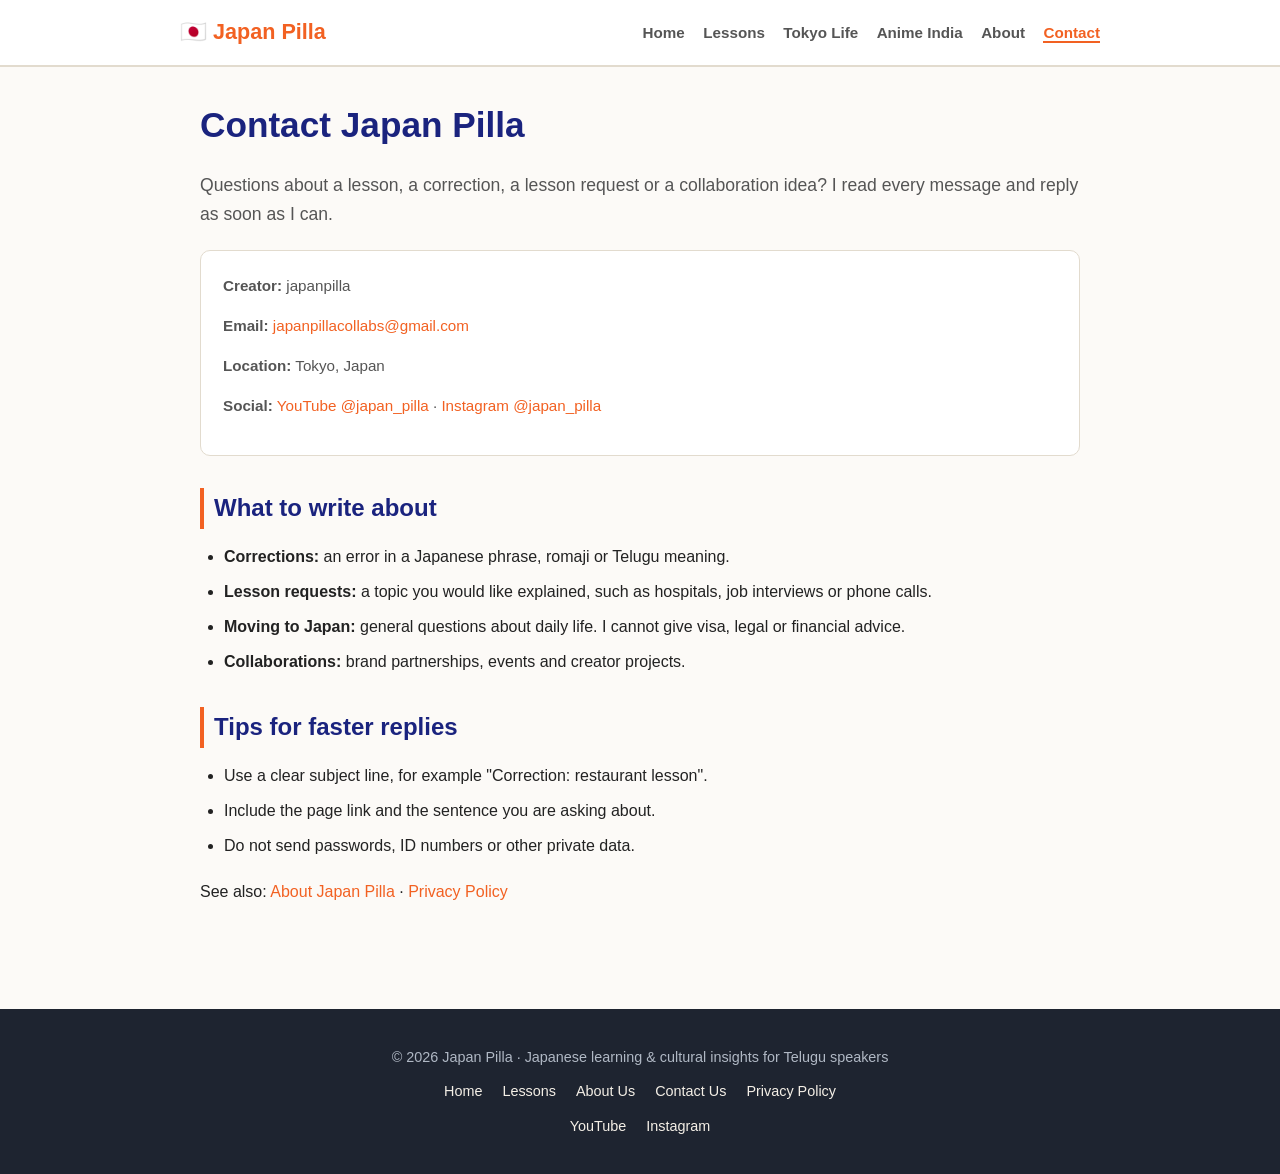
<file: contact.html>
<!DOCTYPE html>
<html lang="en">
<head>
  <meta charset="UTF-8">
  <meta name="viewport" content="width=device-width, initial-scale=1">
  <title>Contact Japan Pilla – Corrections, Requests &amp; Collaborations</title>
  <meta name="description" content="Contact Japan Pilla for corrections, lesson requests, collaboration enquiries and general questions about learning Japanese in Telugu.">
  <link rel="canonical" href="https://japanpilla.github.io/contact.html">
  <meta property="og:title" content="Contact Japan Pilla – Corrections, Requests &amp; Collaborations">
  <meta property="og:description" content="Contact Japan Pilla for corrections, lesson requests, collaboration enquiries and general questions about learning Japanese in Telugu.">
  <meta property="og:type" content="website">
  <meta property="og:url" content="https://japanpilla.github.io/contact.html">
  <link rel="stylesheet" href="style.css">
  <script async src="https://pagead2.googlesyndication.com/pagead/js/adsbygoogle.js?client=ca-pub-6555063757397765" crossorigin="anonymous"></script>
  
</head>
<body>

<header>
  <div class="nav-wrap">
    <a href="index.html" class="logo">🇯🇵 Japan Pilla</a>
    <nav aria-label="Main">
      <a href="index.html">Home</a>
      <a href="lessons.html">Lessons</a>
      <a href="tokyo-life-guide.html">Tokyo Life</a>
      <a href="anime-india-hyderabad.html">Anime India</a>
      <a href="about.html">About</a>
      <a href="contact.html" class="active" aria-current="page">Contact</a>
    </nav>
  </div>
</header>

<main class="container">
<article>
<h1>Contact Japan Pilla</h1>
<p class="lead">Questions about a lesson, a correction, a lesson request or a collaboration idea? I read every message and reply as soon as I can.</p>

<div class="card" style="margin:20px 0;">
  <p><strong>Creator:</strong> japanpilla</p>
  <p><strong>Email:</strong> <a href="mailto:japanpillacollabs@gmail.com">japanpillacollabs@gmail.com</a></p>
  <p><strong>Location:</strong> Tokyo, Japan</p>
  <p><strong>Social:</strong> <a href="https://www.youtube.com/@japan_pilla" target="_blank" rel="noopener">YouTube @japan_pilla</a> · <a href="https://www.instagram.com/japan_pilla" target="_blank" rel="noopener">Instagram @japan_pilla</a></p>
</div>

<h2>What to write about</h2>
<ul>
<li><strong>Corrections:</strong> an error in a Japanese phrase, romaji or Telugu meaning.</li>
<li><strong>Lesson requests:</strong> a topic you would like explained, such as hospitals, job interviews or phone calls.</li>
<li><strong>Moving to Japan:</strong> general questions about daily life. I cannot give visa, legal or financial advice.</li>
<li><strong>Collaborations:</strong> brand partnerships, events and creator projects.</li>
</ul>

<h2>Tips for faster replies</h2>
<ul>
<li>Use a clear subject line, for example "Correction: restaurant lesson".</li>
<li>Include the page link and the sentence you are asking about.</li>
<li>Do not send passwords, ID numbers or other private data.</li>
</ul>

<p>See also: <a href="about.html">About Japan Pilla</a> · <a href="privacy.html">Privacy Policy</a></p>
</article>
</main>

<footer>
  <p>© 2026 Japan Pilla · Japanese learning &amp; cultural insights for Telugu speakers</p>
  <p class="foot-links">
    <a href="index.html">Home</a>
    <a href="lessons.html">Lessons</a>
    <a href="about.html">About Us</a>
    <a href="contact.html">Contact Us</a>
    <a href="privacy.html">Privacy Policy</a>
  </p>
  <p class="foot-social">
    <a href="https://www.youtube.com/@japan_pilla" target="_blank" rel="noopener">YouTube</a>
    <a href="https://www.instagram.com/japan_pilla" target="_blank" rel="noopener">Instagram</a>
  </p>
</footer>

</body>
</html>
</file>
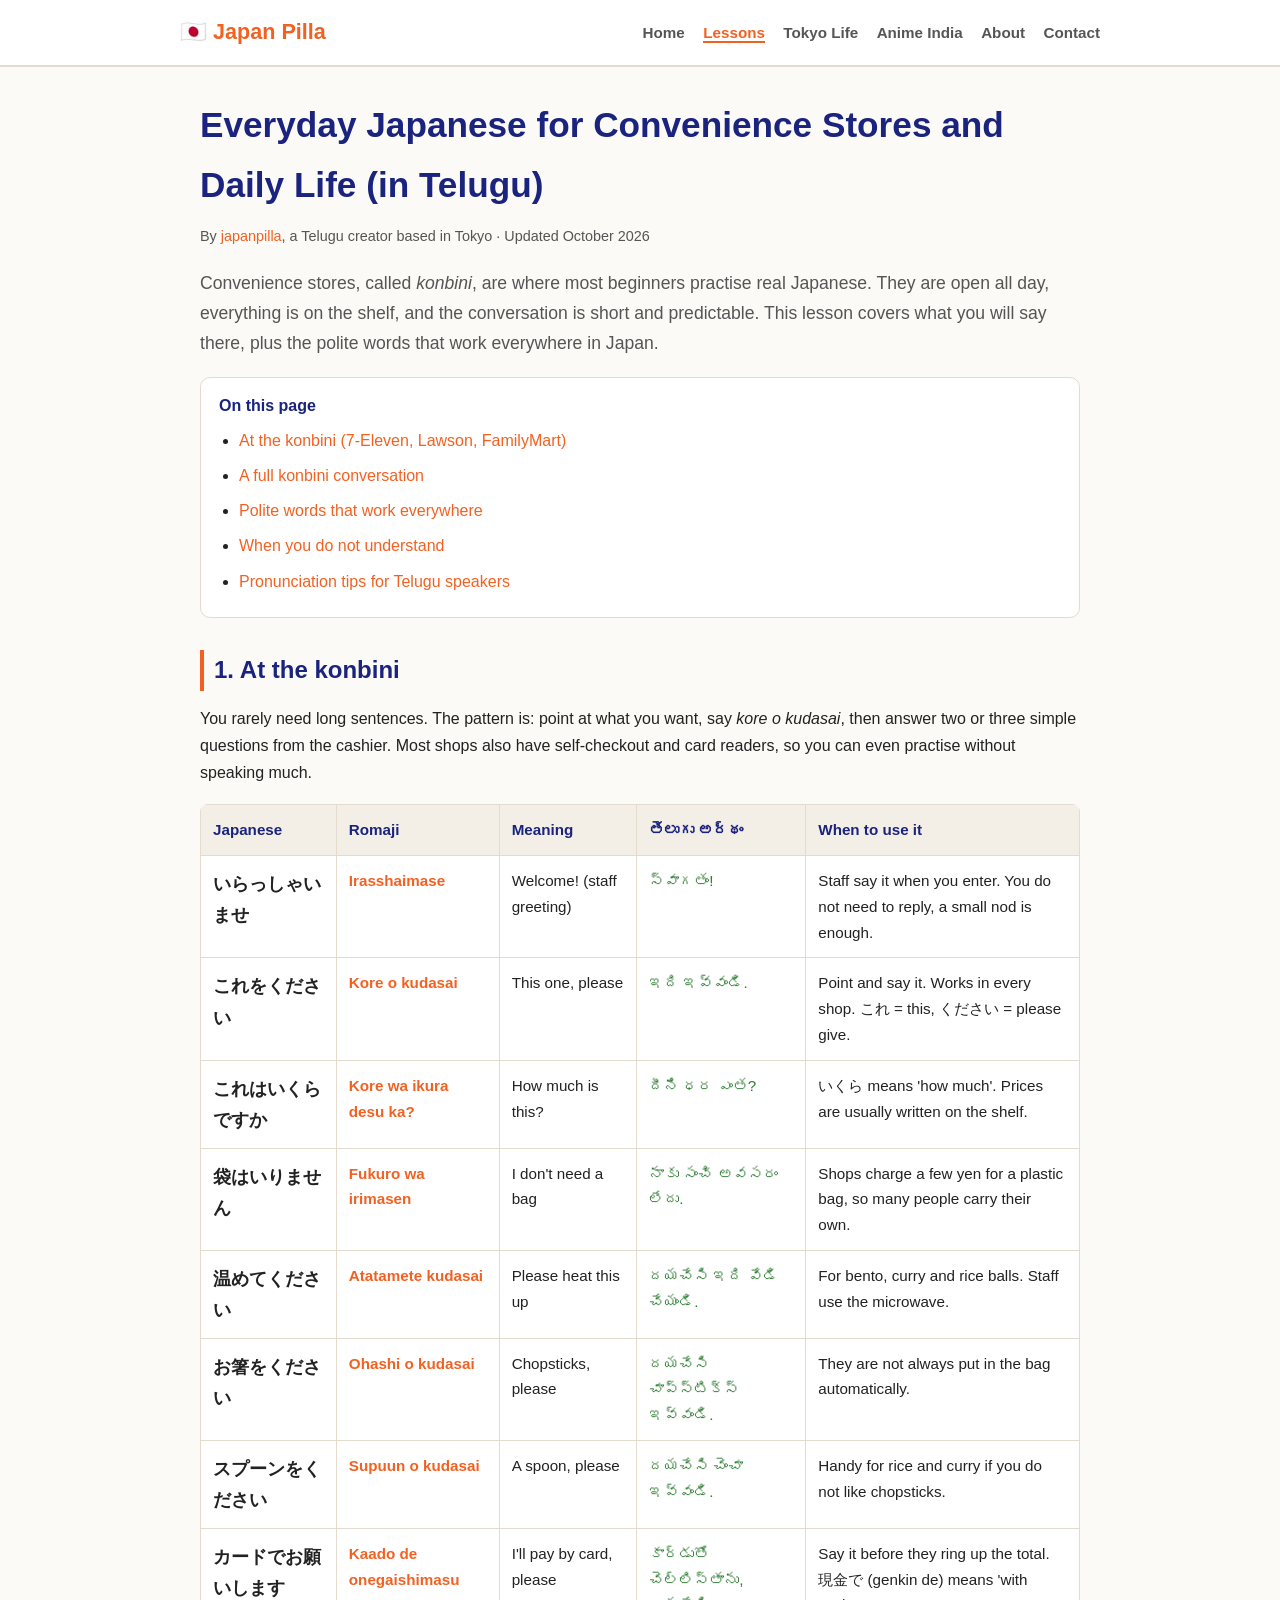
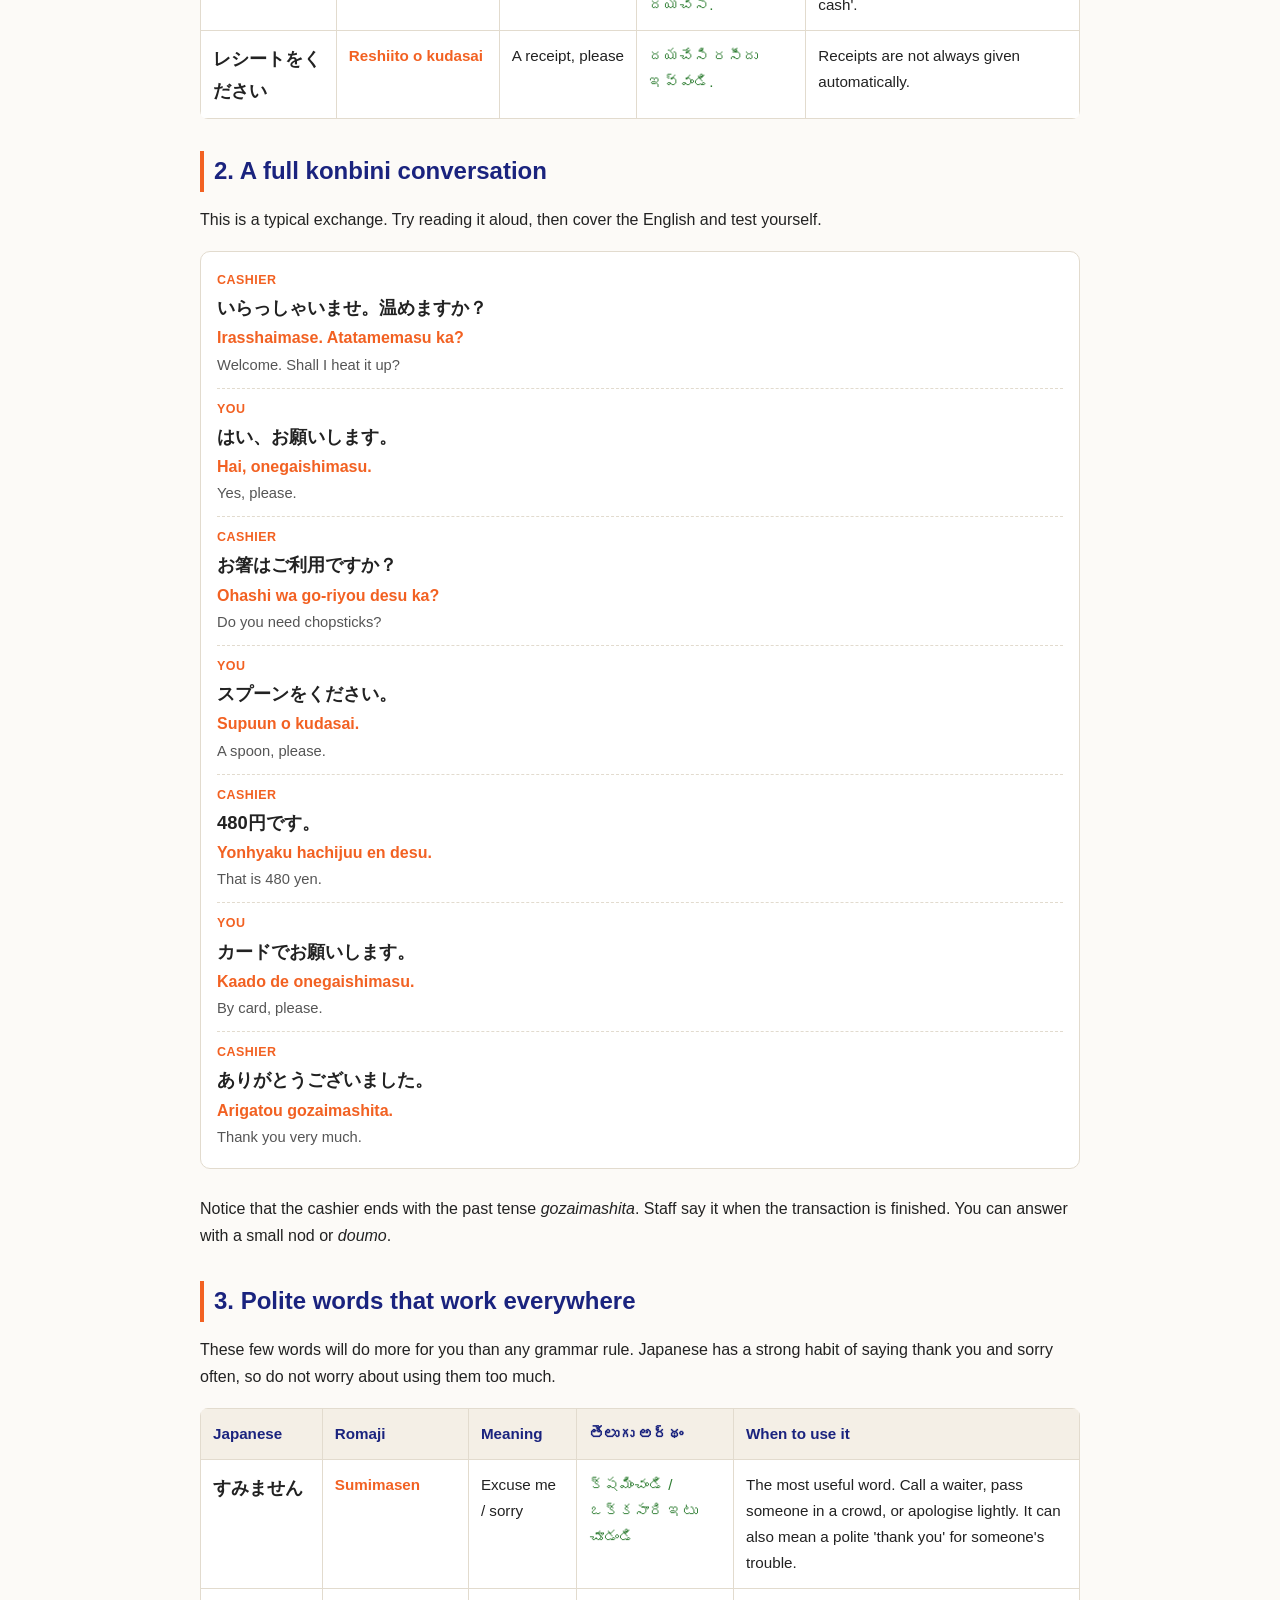
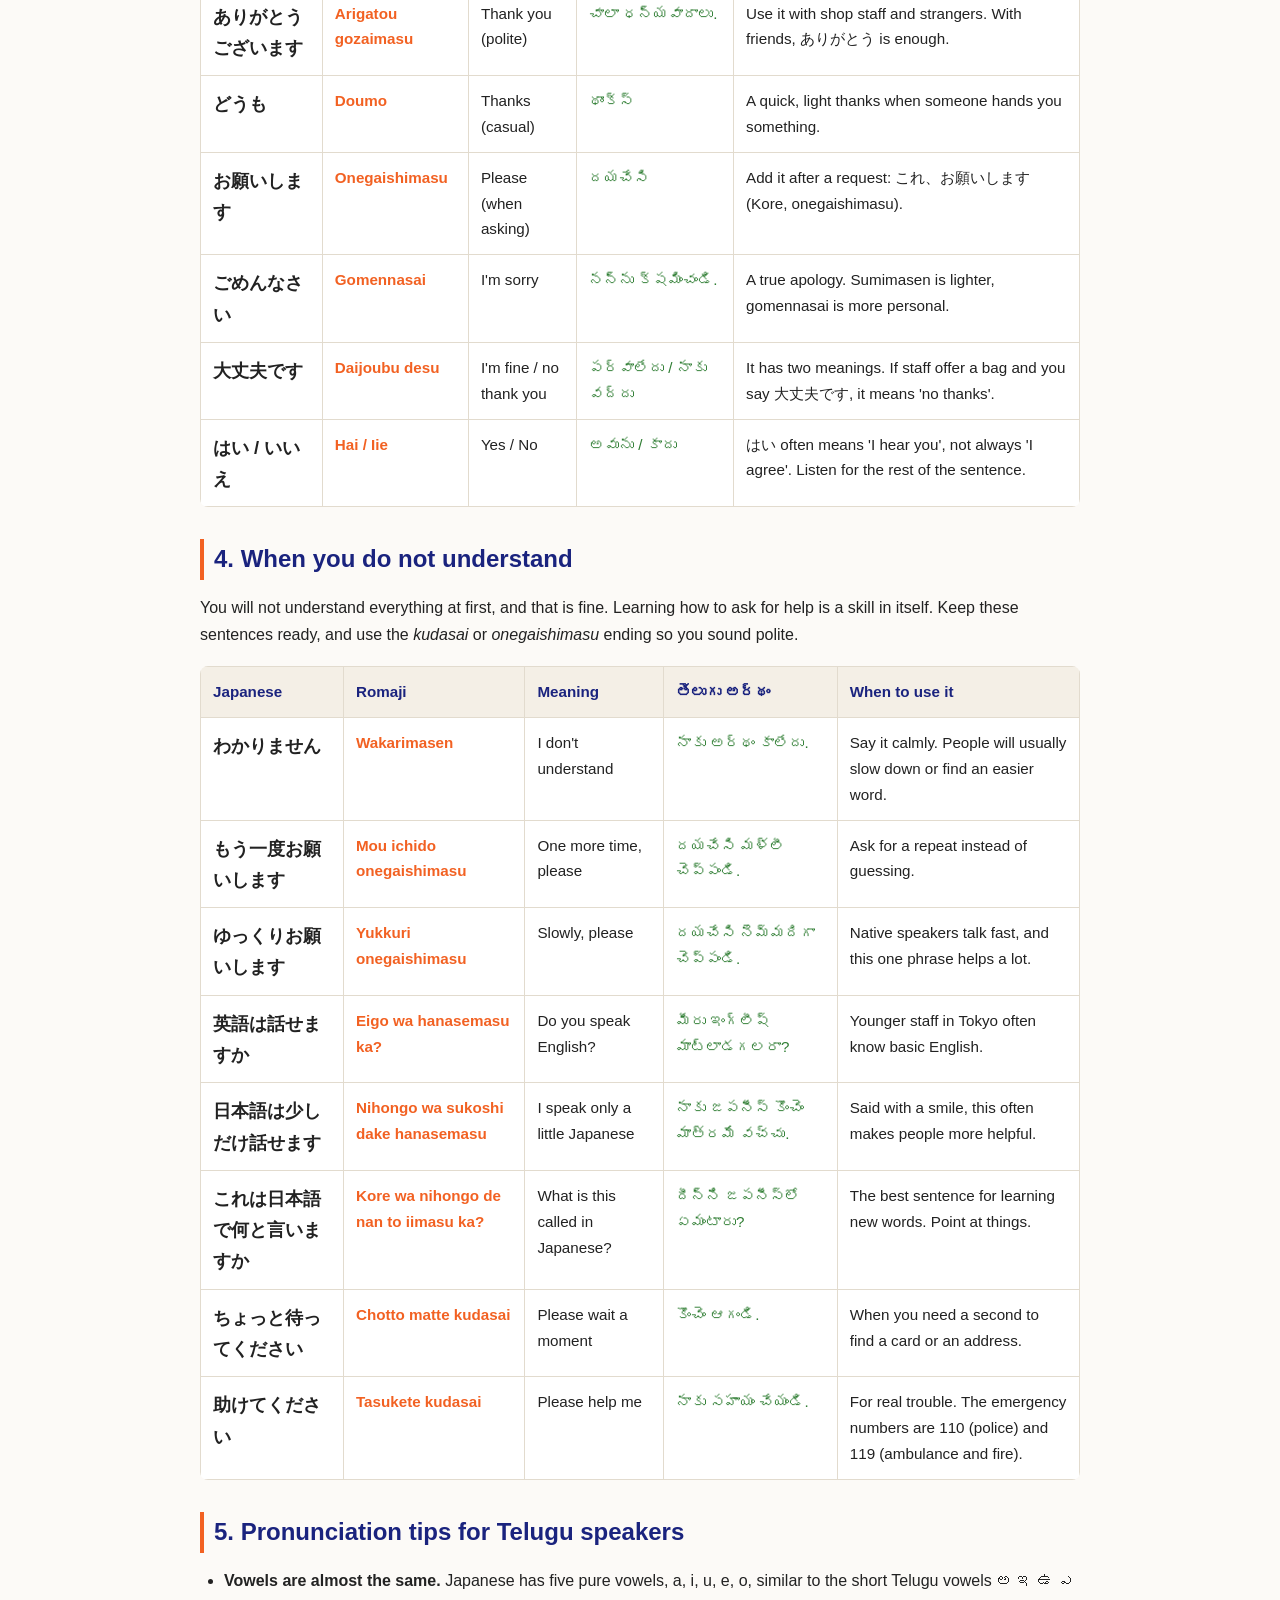
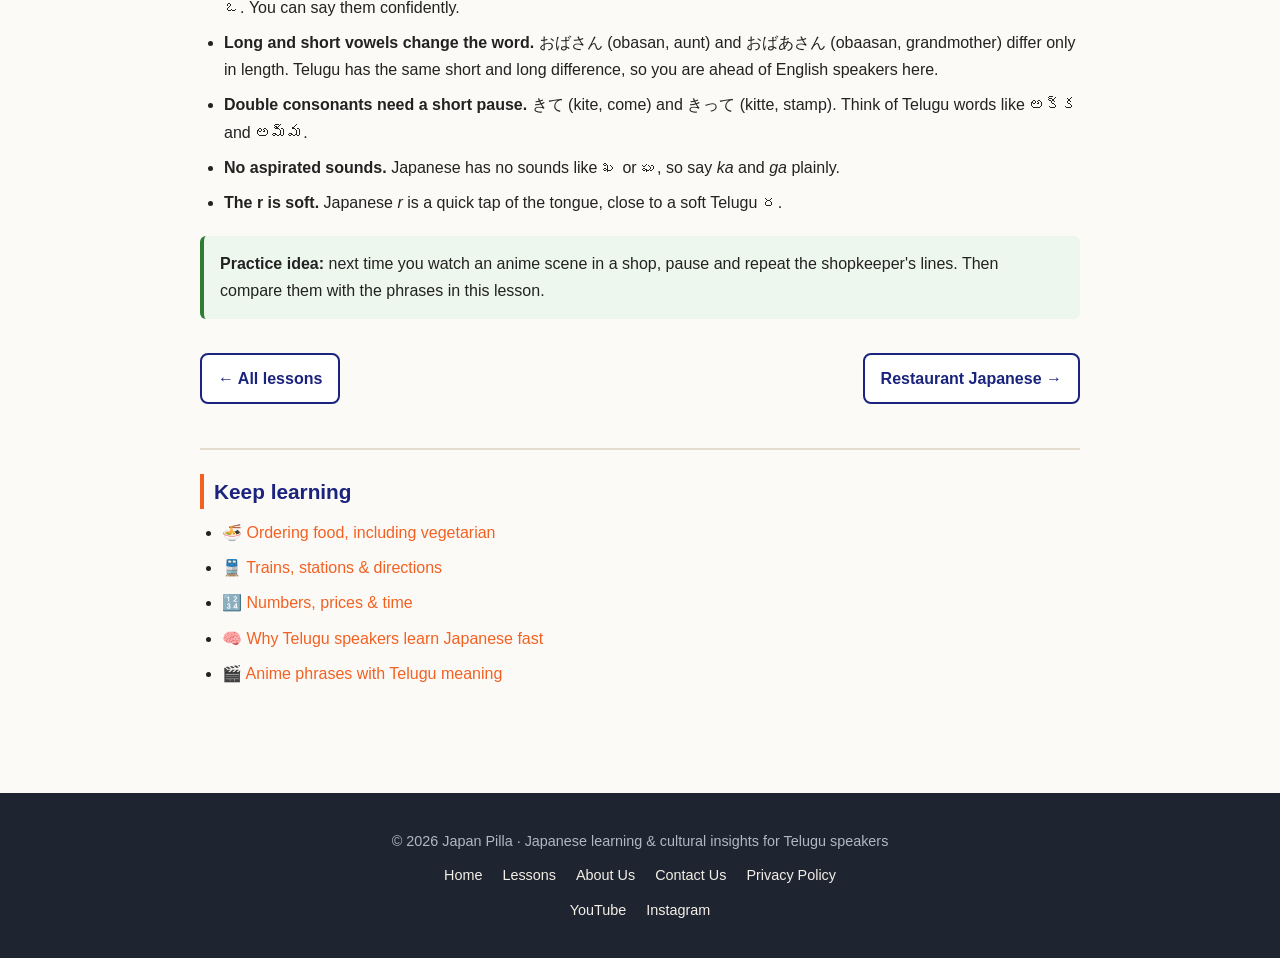
<file: daily-life-japanese.html>
<!DOCTYPE html>
<html lang="en">
<head>
  <meta charset="UTF-8">
  <meta name="viewport" content="width=device-width, initial-scale=1">
  <title>Everyday Japanese for Convenience Stores &amp; Daily Life in Telugu | Japan Pilla</title>
  <meta name="description" content="Learn practical Japanese for konbini shopping, polite words and asking for help, with Telugu explanations and a full sample conversation.">
  <link rel="canonical" href="https://japanpilla.github.io/daily-life-japanese.html">
  <meta property="og:title" content="Everyday Japanese for Convenience Stores &amp; Daily Life in Telugu | Japan Pilla">
  <meta property="og:description" content="Learn practical Japanese for konbini shopping, polite words and asking for help, with Telugu explanations and a full sample conversation.">
  <meta property="og:type" content="website">
  <meta property="og:url" content="https://japanpilla.github.io/daily-life-japanese.html">
  <link rel="stylesheet" href="style.css">
  <script async src="https://pagead2.googlesyndication.com/pagead/js/adsbygoogle.js?client=ca-pub-6555063757397765" crossorigin="anonymous"></script>
  
</head>
<body>

<header>
  <div class="nav-wrap">
    <a href="index.html" class="logo">🇯🇵 Japan Pilla</a>
    <nav aria-label="Main">
      <a href="index.html">Home</a>
      <a href="lessons.html" class="active" aria-current="page">Lessons</a>
      <a href="tokyo-life-guide.html">Tokyo Life</a>
      <a href="anime-india-hyderabad.html">Anime India</a>
      <a href="about.html">About</a>
      <a href="contact.html">Contact</a>
    </nav>
  </div>
</header>

<main class="container">
<article>
<h1>Everyday Japanese for Convenience Stores and Daily Life (in Telugu)</h1>
<p class="byline">By <a href="about.html">japanpilla</a>, a Telugu creator based in Tokyo · Updated October 2026</p>
<p class="lead">Convenience stores, called <em>konbini</em>, are where most beginners practise real Japanese. They are open all day, everything is on the shelf, and the conversation is short and predictable. This lesson covers what you will say there, plus the polite words that work everywhere in Japan.</p>

<div class="toc"><strong>On this page</strong>
<ul><li><a href="#konbini">At the konbini (7-Eleven, Lawson, FamilyMart)</a></li><li><a href="#sample">A full konbini conversation</a></li><li><a href="#manners">Polite words that work everywhere</a></li><li><a href="#confused">When you do not understand</a></li><li><a href="#tips">Pronunciation tips for Telugu speakers</a></li></ul></div>

<h2 id="konbini">1. At the konbini</h2>
<p>You rarely need long sentences. The pattern is: point at what you want, say <em>kore o kudasai</em>, then answer two or three simple questions from the cashier. Most shops also have self-checkout and card readers, so you can even practise without speaking much.</p>
<div class="table-wrap"><table>
<thead><tr><th>Japanese</th><th>Romaji</th><th>Meaning</th><th>తెలుగు అర్థం</th><th>When to use it</th></tr></thead>
<tbody>
<tr><td class="jp">いらっしゃいませ</td><td class="ro">Irasshaimase</td><td>Welcome! (staff greeting)</td><td class="te" lang="te">స్వాగతం!</td><td>Staff say it when you enter. You do not need to reply, a small nod is enough.</td></tr>
<tr><td class="jp">これをください</td><td class="ro">Kore o kudasai</td><td>This one, please</td><td class="te" lang="te">ఇది ఇవ్వండి.</td><td>Point and say it. Works in every shop. これ = this, ください = please give.</td></tr>
<tr><td class="jp">これはいくらですか</td><td class="ro">Kore wa ikura desu ka?</td><td>How much is this?</td><td class="te" lang="te">దీని ధర ఎంత?</td><td>いくら means &#x27;how much&#x27;. Prices are usually written on the shelf.</td></tr>
<tr><td class="jp">袋はいりません</td><td class="ro">Fukuro wa irimasen</td><td>I don&#x27;t need a bag</td><td class="te" lang="te">నాకు సంచి అవసరం లేదు.</td><td>Shops charge a few yen for a plastic bag, so many people carry their own.</td></tr>
<tr><td class="jp">温めてください</td><td class="ro">Atatamete kudasai</td><td>Please heat this up</td><td class="te" lang="te">దయచేసి ఇది వేడి చేయండి.</td><td>For bento, curry and rice balls. Staff use the microwave.</td></tr>
<tr><td class="jp">お箸をください</td><td class="ro">Ohashi o kudasai</td><td>Chopsticks, please</td><td class="te" lang="te">దయచేసి చాప్‌స్టిక్స్ ఇవ్వండి.</td><td>They are not always put in the bag automatically.</td></tr>
<tr><td class="jp">スプーンをください</td><td class="ro">Supuun o kudasai</td><td>A spoon, please</td><td class="te" lang="te">దయచేసి చెంచా ఇవ్వండి.</td><td>Handy for rice and curry if you do not like chopsticks.</td></tr>
<tr><td class="jp">カードでお願いします</td><td class="ro">Kaado de onegaishimasu</td><td>I&#x27;ll pay by card, please</td><td class="te" lang="te">కార్డుతో చెల్లిస్తాను, దయచేసి.</td><td>Say it before they ring up the total. 現金で (genkin de) means &#x27;with cash&#x27;.</td></tr>
<tr><td class="jp">レシートをください</td><td class="ro">Reshiito o kudasai</td><td>A receipt, please</td><td class="te" lang="te">దయచేసి రసీదు ఇవ్వండి.</td><td>Receipts are not always given automatically.</td></tr>
</tbody></table></div>

<h2 id="sample">2. A full konbini conversation</h2>
<p>This is a typical exchange. Try reading it aloud, then cover the English and test yourself.</p>
<div class="dialogue">
<div class="dlg"><span class="who">Cashier</span><span class="jp">いらっしゃいませ。温めますか？</span><span class="ro">Irasshaimase. Atatamemasu ka?</span><span class="en">Welcome. Shall I heat it up?</span></div>
<div class="dlg"><span class="who">You</span><span class="jp">はい、お願いします。</span><span class="ro">Hai, onegaishimasu.</span><span class="en">Yes, please.</span></div>
<div class="dlg"><span class="who">Cashier</span><span class="jp">お箸はご利用ですか？</span><span class="ro">Ohashi wa go-riyou desu ka?</span><span class="en">Do you need chopsticks?</span></div>
<div class="dlg"><span class="who">You</span><span class="jp">スプーンをください。</span><span class="ro">Supuun o kudasai.</span><span class="en">A spoon, please.</span></div>
<div class="dlg"><span class="who">Cashier</span><span class="jp">480円です。</span><span class="ro">Yonhyaku hachijuu en desu.</span><span class="en">That is 480 yen.</span></div>
<div class="dlg"><span class="who">You</span><span class="jp">カードでお願いします。</span><span class="ro">Kaado de onegaishimasu.</span><span class="en">By card, please.</span></div>
<div class="dlg"><span class="who">Cashier</span><span class="jp">ありがとうございました。</span><span class="ro">Arigatou gozaimashita.</span><span class="en">Thank you very much.</span></div>
</div>
<p>Notice that the cashier ends with the past tense <em>gozaimashita</em>. Staff say it when the transaction is finished. You can answer with a small nod or <em>doumo</em>.</p>

<h2 id="manners">3. Polite words that work everywhere</h2>
<p>These few words will do more for you than any grammar rule. Japanese has a strong habit of saying thank you and sorry often, so do not worry about using them too much.</p>
<div class="table-wrap"><table>
<thead><tr><th>Japanese</th><th>Romaji</th><th>Meaning</th><th>తెలుగు అర్థం</th><th>When to use it</th></tr></thead>
<tbody>
<tr><td class="jp">すみません</td><td class="ro">Sumimasen</td><td>Excuse me / sorry</td><td class="te" lang="te">క్షమించండి / ఒక్కసారి ఇటు చూడండి</td><td>The most useful word. Call a waiter, pass someone in a crowd, or apologise lightly. It can also mean a polite &#x27;thank you&#x27; for someone&#x27;s trouble.</td></tr>
<tr><td class="jp">ありがとうございます</td><td class="ro">Arigatou gozaimasu</td><td>Thank you (polite)</td><td class="te" lang="te">చాలా ధన్యవాదాలు.</td><td>Use it with shop staff and strangers. With friends, ありがとう is enough.</td></tr>
<tr><td class="jp">どうも</td><td class="ro">Doumo</td><td>Thanks (casual)</td><td class="te" lang="te">థాంక్స్</td><td>A quick, light thanks when someone hands you something.</td></tr>
<tr><td class="jp">お願いします</td><td class="ro">Onegaishimasu</td><td>Please (when asking)</td><td class="te" lang="te">దయచేసి</td><td>Add it after a request: これ、お願いします (Kore, onegaishimasu).</td></tr>
<tr><td class="jp">ごめんなさい</td><td class="ro">Gomennasai</td><td>I&#x27;m sorry</td><td class="te" lang="te">నన్ను క్షమించండి.</td><td>A true apology. Sumimasen is lighter, gomennasai is more personal.</td></tr>
<tr><td class="jp">大丈夫です</td><td class="ro">Daijoubu desu</td><td>I&#x27;m fine / no thank you</td><td class="te" lang="te">పర్వాలేదు / నాకు వద్దు</td><td>It has two meanings. If staff offer a bag and you say 大丈夫です, it means &#x27;no thanks&#x27;.</td></tr>
<tr><td class="jp">はい / いいえ</td><td class="ro">Hai / Iie</td><td>Yes / No</td><td class="te" lang="te">అవును / కాదు</td><td>はい often means &#x27;I hear you&#x27;, not always &#x27;I agree&#x27;. Listen for the rest of the sentence.</td></tr>
</tbody></table></div>

<h2 id="confused">4. When you do not understand</h2>
<p>You will not understand everything at first, and that is fine. Learning how to ask for help is a skill in itself. Keep these sentences ready, and use the <em>kudasai</em> or <em>onegaishimasu</em> ending so you sound polite.</p>
<div class="table-wrap"><table>
<thead><tr><th>Japanese</th><th>Romaji</th><th>Meaning</th><th>తెలుగు అర్థం</th><th>When to use it</th></tr></thead>
<tbody>
<tr><td class="jp">わかりません</td><td class="ro">Wakarimasen</td><td>I don&#x27;t understand</td><td class="te" lang="te">నాకు అర్థం కాలేదు.</td><td>Say it calmly. People will usually slow down or find an easier word.</td></tr>
<tr><td class="jp">もう一度お願いします</td><td class="ro">Mou ichido onegaishimasu</td><td>One more time, please</td><td class="te" lang="te">దయచేసి మళ్లీ చెప్పండి.</td><td>Ask for a repeat instead of guessing.</td></tr>
<tr><td class="jp">ゆっくりお願いします</td><td class="ro">Yukkuri onegaishimasu</td><td>Slowly, please</td><td class="te" lang="te">దయచేసి నెమ్మదిగా చెప్పండి.</td><td>Native speakers talk fast, and this one phrase helps a lot.</td></tr>
<tr><td class="jp">英語は話せますか</td><td class="ro">Eigo wa hanasemasu ka?</td><td>Do you speak English?</td><td class="te" lang="te">మీరు ఇంగ్లీష్ మాట్లాడగలరా?</td><td>Younger staff in Tokyo often know basic English.</td></tr>
<tr><td class="jp">日本語は少しだけ話せます</td><td class="ro">Nihongo wa sukoshi dake hanasemasu</td><td>I speak only a little Japanese</td><td class="te" lang="te">నాకు జపనీస్ కొంచెం మాత్రమే వచ్చు.</td><td>Said with a smile, this often makes people more helpful.</td></tr>
<tr><td class="jp">これは日本語で何と言いますか</td><td class="ro">Kore wa nihongo de nan to iimasu ka?</td><td>What is this called in Japanese?</td><td class="te" lang="te">దీన్ని జపనీస్‌లో ఏమంటారు?</td><td>The best sentence for learning new words. Point at things.</td></tr>
<tr><td class="jp">ちょっと待ってください</td><td class="ro">Chotto matte kudasai</td><td>Please wait a moment</td><td class="te" lang="te">కొంచెం ఆగండి.</td><td>When you need a second to find a card or an address.</td></tr>
<tr><td class="jp">助けてください</td><td class="ro">Tasukete kudasai</td><td>Please help me</td><td class="te" lang="te">నాకు సహాయం చేయండి.</td><td>For real trouble. The emergency numbers are 110 (police) and 119 (ambulance and fire).</td></tr>
</tbody></table></div>

<h2 id="tips">5. Pronunciation tips for Telugu speakers</h2>
<ul>
<li><strong>Vowels are almost the same.</strong> Japanese has five pure vowels, a, i, u, e, o, similar to the short Telugu vowels <span lang="te">అ ఇ ఉ ఎ ఒ</span>. You can say them confidently.</li>
<li><strong>Long and short vowels change the word.</strong> おばさん (obasan, aunt) and おばあさん (obaasan, grandmother) differ only in length. Telugu has the same short and long difference, so you are ahead of English speakers here.</li>
<li><strong>Double consonants need a short pause.</strong> きて (kite, come) and きって (kitte, stamp). Think of Telugu words like <span lang="te">అక్క</span> and <span lang="te">అమ్మ</span>.</li>
<li><strong>No aspirated sounds.</strong> Japanese has no sounds like <span lang="te">ఖ</span> or <span lang="te">ఘ</span>, so say <em>ka</em> and <em>ga</em> plainly.</li>
<li><strong>The r is soft.</strong> Japanese <em>r</em> is a quick tap of the tongue, close to a soft Telugu <span lang="te">ర</span>.</li>
</ul>

<div class="tip"><p><strong>Practice idea:</strong> next time you watch an anime scene in a shop, pause and repeat the shopkeeper's lines. Then compare them with the phrases in this lesson.</p></div>

<div class="pager"><a href="lessons.html">← All lessons</a><a href="restaurant-japanese.html">Restaurant Japanese →</a></div>
<aside class="more"><h2>Keep learning</h2><ul><li><a href="restaurant-japanese.html">🍜 Ordering food, including vegetarian</a></li><li><a href="train-station-japanese.html">🚆 Trains, stations &amp; directions</a></li><li><a href="numbers-and-prices-japanese.html">🔢 Numbers, prices &amp; time</a></li><li><a href="japanese-for-telugu-speakers.html">🧠 Why Telugu speakers learn Japanese fast</a></li><li><a href="anime-japanese-phrases.html">🎬 Anime phrases with Telugu meaning</a></li></ul></aside>
</article>
</main>

<footer>
  <p>© 2026 Japan Pilla · Japanese learning &amp; cultural insights for Telugu speakers</p>
  <p class="foot-links">
    <a href="index.html">Home</a>
    <a href="lessons.html">Lessons</a>
    <a href="about.html">About Us</a>
    <a href="contact.html">Contact Us</a>
    <a href="privacy.html">Privacy Policy</a>
  </p>
  <p class="foot-social">
    <a href="https://www.youtube.com/@japan_pilla" target="_blank" rel="noopener">YouTube</a>
    <a href="https://www.instagram.com/japan_pilla" target="_blank" rel="noopener">Instagram</a>
  </p>
</footer>

</body>
</html>
</file>
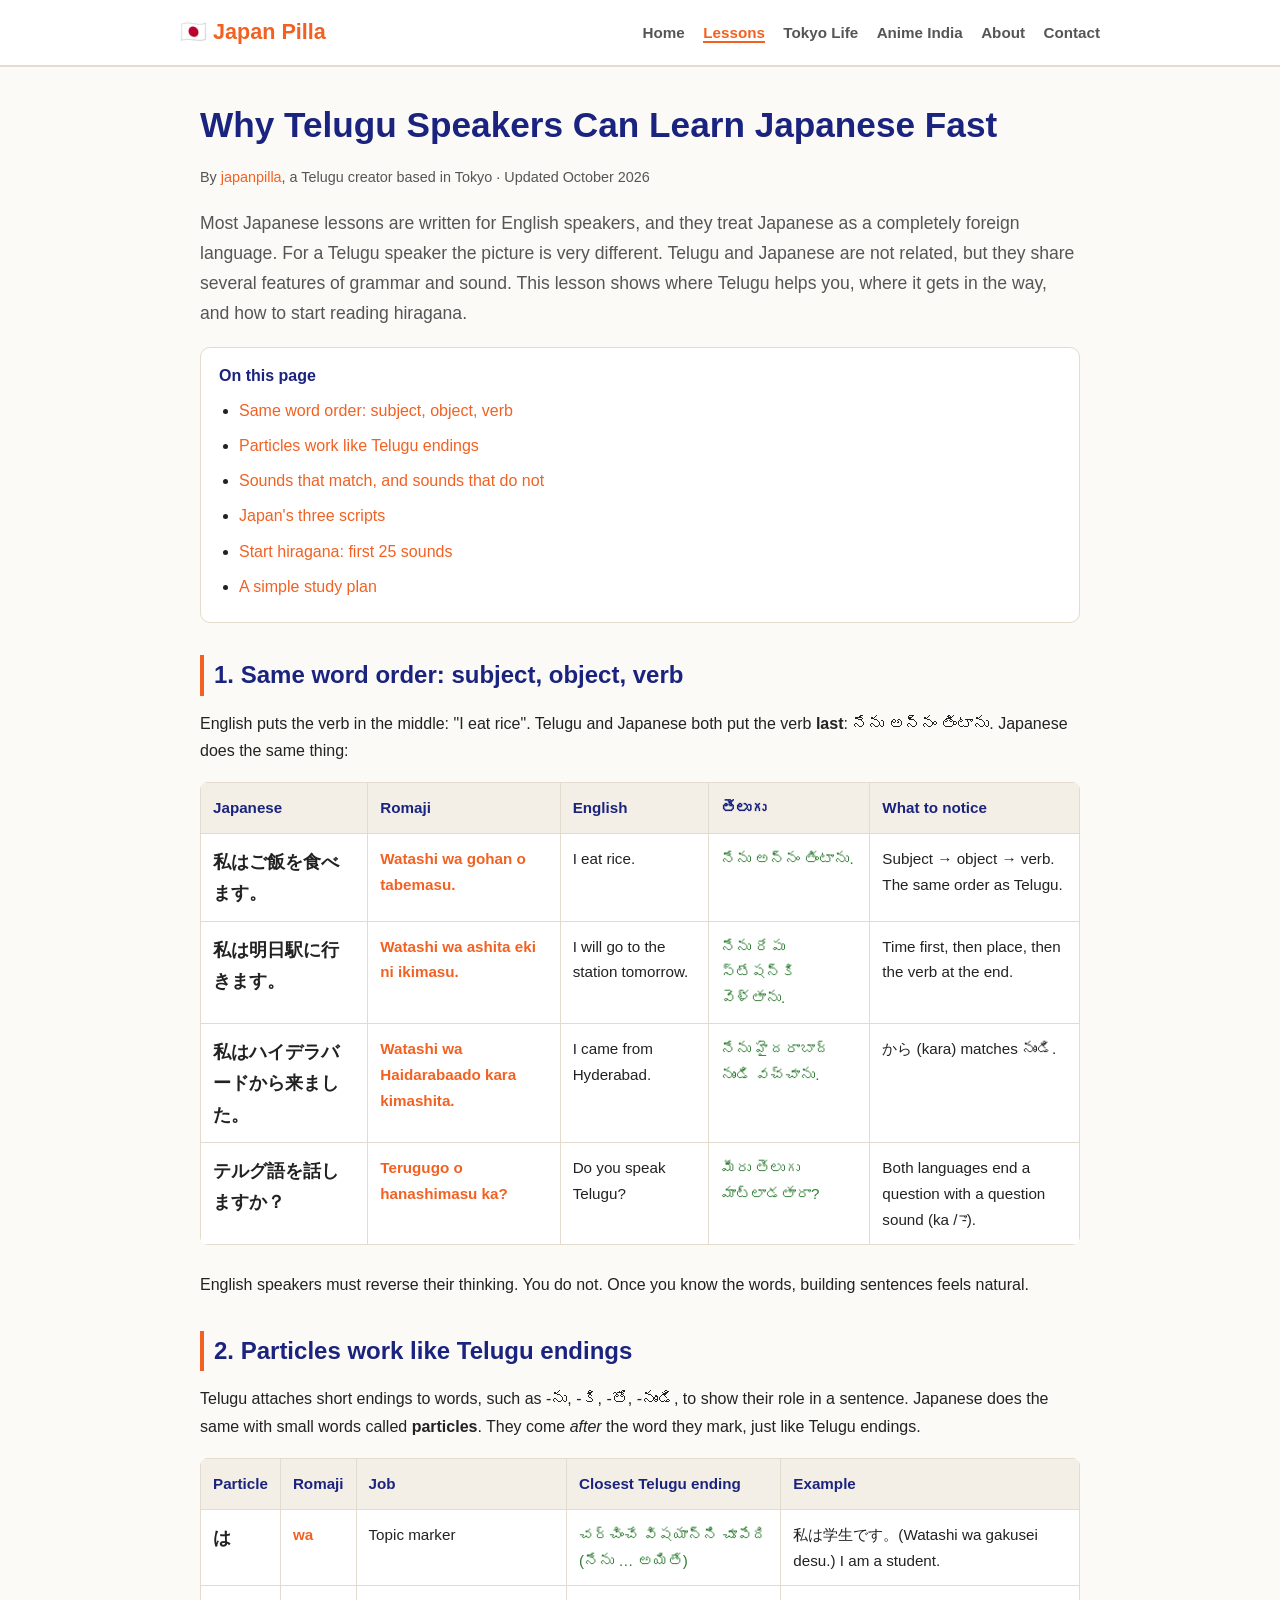
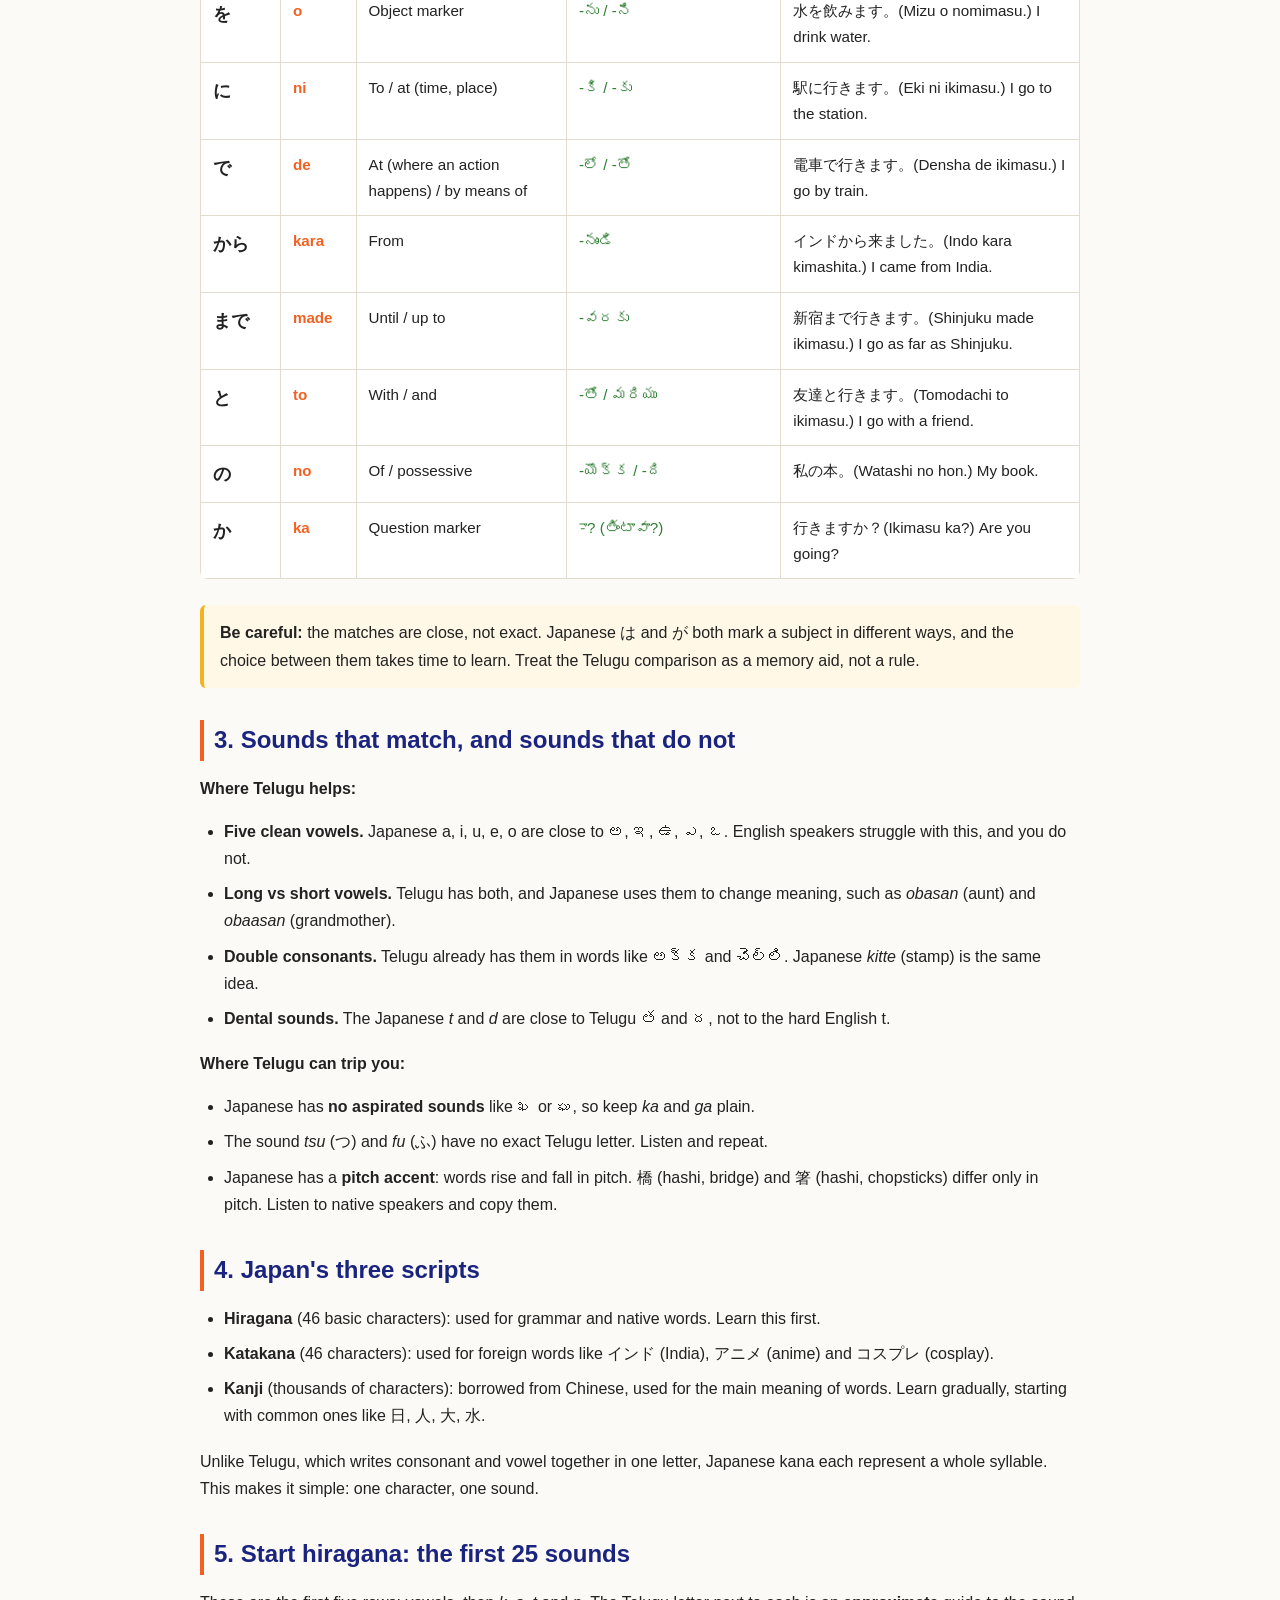
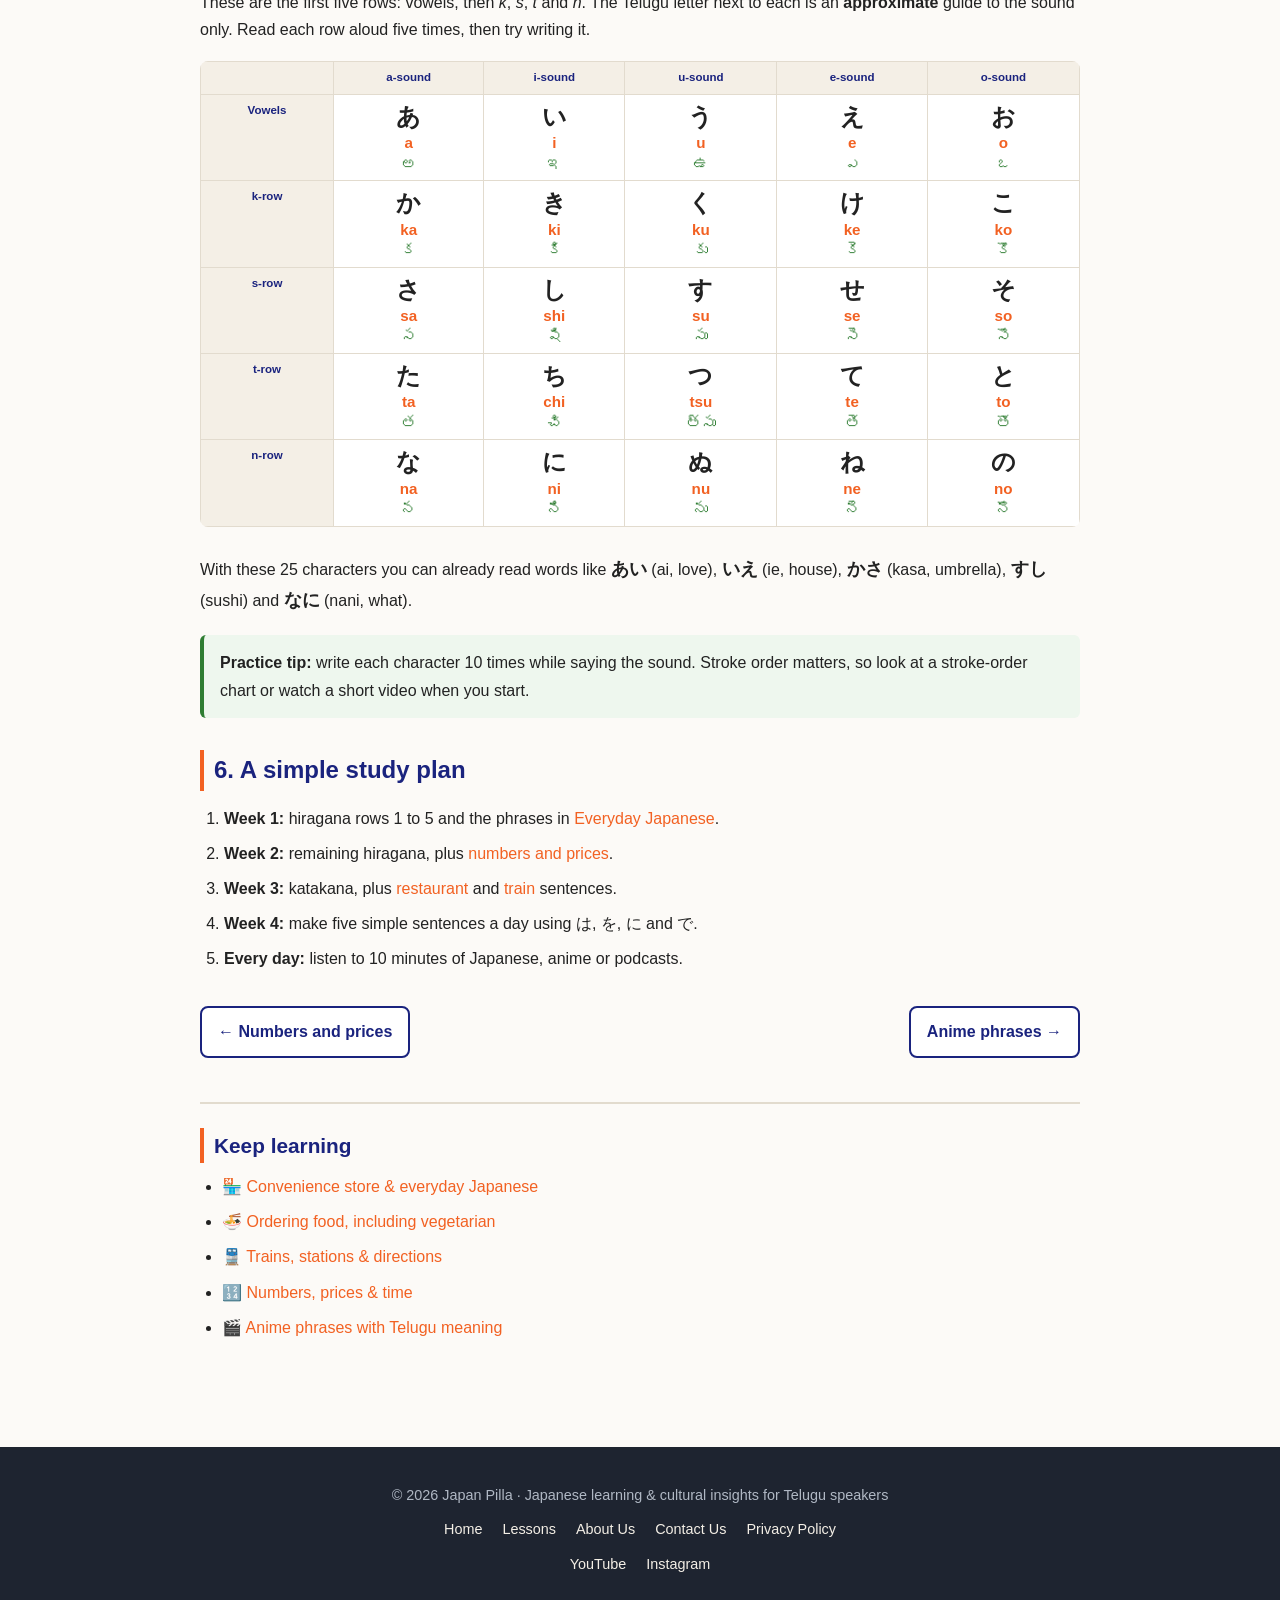
<file: japanese-for-telugu-speakers.html>
<!DOCTYPE html>
<html lang="en">
<head>
  <meta charset="UTF-8">
  <meta name="viewport" content="width=device-width, initial-scale=1">
  <title>Japanese for Telugu Speakers – Grammar, Sounds &amp; Hiragana | Japan Pilla</title>
  <meta name="description" content="Why Telugu speakers learn Japanese fast: same word order, particles that work like Telugu endings, similar vowels, plus your first 25 hiragana.">
  <link rel="canonical" href="https://japanpilla.github.io/japanese-for-telugu-speakers.html">
  <meta property="og:title" content="Japanese for Telugu Speakers – Grammar, Sounds &amp; Hiragana | Japan Pilla">
  <meta property="og:description" content="Why Telugu speakers learn Japanese fast: same word order, particles that work like Telugu endings, similar vowels, plus your first 25 hiragana.">
  <meta property="og:type" content="website">
  <meta property="og:url" content="https://japanpilla.github.io/japanese-for-telugu-speakers.html">
  <link rel="stylesheet" href="style.css">
  <script async src="https://pagead2.googlesyndication.com/pagead/js/adsbygoogle.js?client=ca-pub-6555063757397765" crossorigin="anonymous"></script>
  
</head>
<body>

<header>
  <div class="nav-wrap">
    <a href="index.html" class="logo">🇯🇵 Japan Pilla</a>
    <nav aria-label="Main">
      <a href="index.html">Home</a>
      <a href="lessons.html" class="active" aria-current="page">Lessons</a>
      <a href="tokyo-life-guide.html">Tokyo Life</a>
      <a href="anime-india-hyderabad.html">Anime India</a>
      <a href="about.html">About</a>
      <a href="contact.html">Contact</a>
    </nav>
  </div>
</header>

<main class="container">
<article>
<h1>Why Telugu Speakers Can Learn Japanese Fast</h1>
<p class="byline">By <a href="about.html">japanpilla</a>, a Telugu creator based in Tokyo · Updated October 2026</p>
<p class="lead">Most Japanese lessons are written for English speakers, and they treat Japanese as a completely foreign language. For a Telugu speaker the picture is very different. Telugu and Japanese are not related, but they share several features of grammar and sound. This lesson shows where Telugu helps you, where it gets in the way, and how to start reading hiragana.</p>

<div class="toc"><strong>On this page</strong>
<ul><li><a href="#order">Same word order: subject, object, verb</a></li><li><a href="#particles">Particles work like Telugu endings</a></li><li><a href="#sounds">Sounds that match, and sounds that do not</a></li><li><a href="#scripts">Japan's three scripts</a></li><li><a href="#hiragana">Start hiragana: first 25 sounds</a></li><li><a href="#plan">A simple study plan</a></li></ul></div>

<h2 id="order">1. Same word order: subject, object, verb</h2>
<p>English puts the verb in the middle: "I eat rice". Telugu and Japanese both put the verb <strong>last</strong>: <span lang="te">నేను అన్నం తింటాను</span>. Japanese does the same thing:</p>
<div class="table-wrap"><table>
<thead><tr><th>Japanese</th><th>Romaji</th><th>English</th><th>తెలుగు</th><th>What to notice</th></tr></thead>
<tbody>
<tr><td class="jp">私はご飯を食べます。</td><td class="ro">Watashi wa gohan o tabemasu.</td><td>I eat rice.</td><td class="te" lang="te">నేను అన్నం తింటాను.</td><td>Subject → object → verb. The same order as Telugu.</td></tr>
<tr><td class="jp">私は明日駅に行きます。</td><td class="ro">Watashi wa ashita eki ni ikimasu.</td><td>I will go to the station tomorrow.</td><td class="te" lang="te">నేను రేపు స్టేషన్‌కి వెళ్తాను.</td><td>Time first, then place, then the verb at the end.</td></tr>
<tr><td class="jp">私はハイデラバードから来ました。</td><td class="ro">Watashi wa Haidarabaado kara kimashita.</td><td>I came from Hyderabad.</td><td class="te" lang="te">నేను హైదరాబాద్ నుండి వచ్చాను.</td><td>から (kara) matches నుండి.</td></tr>
<tr><td class="jp">テルグ語を話しますか？</td><td class="ro">Terugugo o hanashimasu ka?</td><td>Do you speak Telugu?</td><td class="te" lang="te">మీరు తెలుగు మాట్లాడతారా?</td><td>Both languages end a question with a question sound (ka / -ా).</td></tr>
</tbody></table></div>
<p>English speakers must reverse their thinking. You do not. Once you know the words, building sentences feels natural.</p>

<h2 id="particles">2. Particles work like Telugu endings</h2>
<p>Telugu attaches short endings to words, such as <span lang="te">-ను, -కి, -తో, -నుండి</span>, to show their role in a sentence. Japanese does the same with small words called <strong>particles</strong>. They come <em>after</em> the word they mark, just like Telugu endings.</p>
<div class="table-wrap"><table>
<thead><tr><th>Particle</th><th>Romaji</th><th>Job</th><th>Closest Telugu ending</th><th>Example</th></tr></thead>
<tbody>
<tr><td class="jp">は</td><td class="ro">wa</td><td>Topic marker</td><td class="te" lang="te">చర్చించే విషయాన్ని చూపేది (నేను … అయితే)</td><td>私は学生です。(Watashi wa gakusei desu.) I am a student.</td></tr>
<tr><td class="jp">を</td><td class="ro">o</td><td>Object marker</td><td class="te" lang="te">-ను / -ని</td><td>水を飲みます。(Mizu o nomimasu.) I drink water.</td></tr>
<tr><td class="jp">に</td><td class="ro">ni</td><td>To / at (time, place)</td><td class="te" lang="te">-కి / -కు</td><td>駅に行きます。(Eki ni ikimasu.) I go to the station.</td></tr>
<tr><td class="jp">で</td><td class="ro">de</td><td>At (where an action happens) / by means of</td><td class="te" lang="te">-లో / -తో</td><td>電車で行きます。(Densha de ikimasu.) I go by train.</td></tr>
<tr><td class="jp">から</td><td class="ro">kara</td><td>From</td><td class="te" lang="te">-నుండి</td><td>インドから来ました。(Indo kara kimashita.) I came from India.</td></tr>
<tr><td class="jp">まで</td><td class="ro">made</td><td>Until / up to</td><td class="te" lang="te">-వరకు</td><td>新宿まで行きます。(Shinjuku made ikimasu.) I go as far as Shinjuku.</td></tr>
<tr><td class="jp">と</td><td class="ro">to</td><td>With / and</td><td class="te" lang="te">-తో / మరియు</td><td>友達と行きます。(Tomodachi to ikimasu.) I go with a friend.</td></tr>
<tr><td class="jp">の</td><td class="ro">no</td><td>Of / possessive</td><td class="te" lang="te">-యొక్క / -ది</td><td>私の本。(Watashi no hon.) My book.</td></tr>
<tr><td class="jp">か</td><td class="ro">ka</td><td>Question marker</td><td class="te" lang="te">-ా? (తింటావా?)</td><td>行きますか？(Ikimasu ka?) Are you going?</td></tr>
</tbody></table></div>
<div class="note"><p><strong>Be careful:</strong> the matches are close, not exact. Japanese は and が both mark a subject in different ways, and the choice between them takes time to learn. Treat the Telugu comparison as a memory aid, not a rule.</p></div>

<h2 id="sounds">3. Sounds that match, and sounds that do not</h2>
<p><strong>Where Telugu helps:</strong></p>
<ul>
<li><strong>Five clean vowels.</strong> Japanese a, i, u, e, o are close to <span lang="te">అ, ఇ, ఉ, ఎ, ఒ</span>. English speakers struggle with this, and you do not.</li>
<li><strong>Long vs short vowels.</strong> Telugu has both, and Japanese uses them to change meaning, such as <em>obasan</em> (aunt) and <em>obaasan</em> (grandmother).</li>
<li><strong>Double consonants.</strong> Telugu already has them in words like <span lang="te">అక్క</span> and <span lang="te">చెల్లి</span>. Japanese <em>kitte</em> (stamp) is the same idea.</li>
<li><strong>Dental sounds.</strong> The Japanese <em>t</em> and <em>d</em> are close to Telugu <span lang="te">త</span> and <span lang="te">ద</span>, not to the hard English t.</li>
</ul>
<p><strong>Where Telugu can trip you:</strong></p>
<ul>
<li>Japanese has <strong>no aspirated sounds</strong> like <span lang="te">ఖ</span> or <span lang="te">ఘ</span>, so keep <em>ka</em> and <em>ga</em> plain.</li>
<li>The sound <em>tsu</em> (つ) and <em>fu</em> (ふ) have no exact Telugu letter. Listen and repeat.</li>
<li>Japanese has a <strong>pitch accent</strong>: words rise and fall in pitch. 橋 (hashi, bridge) and 箸 (hashi, chopsticks) differ only in pitch. Listen to native speakers and copy them.</li>
</ul>

<h2 id="scripts">4. Japan's three scripts</h2>
<ul>
<li><strong>Hiragana</strong> (46 basic characters): used for grammar and native words. Learn this first.</li>
<li><strong>Katakana</strong> (46 characters): used for foreign words like インド (India), アニメ (anime) and コスプレ (cosplay).</li>
<li><strong>Kanji</strong> (thousands of characters): borrowed from Chinese, used for the main meaning of words. Learn gradually, starting with common ones like 日, 人, 大, 水.</li>
</ul>
<p>Unlike Telugu, which writes consonant and vowel together in one letter, Japanese kana each represent a whole syllable. This makes it simple: one character, one sound.</p>

<h2 id="hiragana">5. Start hiragana: the first 25 sounds</h2>
<p>These are the first five rows: vowels, then <em>k</em>, <em>s</em>, <em>t</em> and <em>n</em>. The Telugu letter next to each is an <strong>approximate</strong> guide to the sound only. Read each row aloud five times, then try writing it.</p>
<div class="table-wrap"><table class="kana"><thead><tr><th></th><th>a-sound</th><th>i-sound</th><th>u-sound</th><th>e-sound</th><th>o-sound</th></tr></thead><tbody><tr><th>Vowels</th><td class="kcell"><span class="jp">あ</span><br><span class="ro">a</span><br><span class="te" lang="te">అ</span></td><td class="kcell"><span class="jp">い</span><br><span class="ro">i</span><br><span class="te" lang="te">ఇ</span></td><td class="kcell"><span class="jp">う</span><br><span class="ro">u</span><br><span class="te" lang="te">ఉ</span></td><td class="kcell"><span class="jp">え</span><br><span class="ro">e</span><br><span class="te" lang="te">ఎ</span></td><td class="kcell"><span class="jp">お</span><br><span class="ro">o</span><br><span class="te" lang="te">ఒ</span></td></tr><tr><th>k-row</th><td class="kcell"><span class="jp">か</span><br><span class="ro">ka</span><br><span class="te" lang="te">క</span></td><td class="kcell"><span class="jp">き</span><br><span class="ro">ki</span><br><span class="te" lang="te">కి</span></td><td class="kcell"><span class="jp">く</span><br><span class="ro">ku</span><br><span class="te" lang="te">కు</span></td><td class="kcell"><span class="jp">け</span><br><span class="ro">ke</span><br><span class="te" lang="te">కె</span></td><td class="kcell"><span class="jp">こ</span><br><span class="ro">ko</span><br><span class="te" lang="te">కొ</span></td></tr><tr><th>s-row</th><td class="kcell"><span class="jp">さ</span><br><span class="ro">sa</span><br><span class="te" lang="te">స</span></td><td class="kcell"><span class="jp">し</span><br><span class="ro">shi</span><br><span class="te" lang="te">షి</span></td><td class="kcell"><span class="jp">す</span><br><span class="ro">su</span><br><span class="te" lang="te">సు</span></td><td class="kcell"><span class="jp">せ</span><br><span class="ro">se</span><br><span class="te" lang="te">సె</span></td><td class="kcell"><span class="jp">そ</span><br><span class="ro">so</span><br><span class="te" lang="te">సొ</span></td></tr><tr><th>t-row</th><td class="kcell"><span class="jp">た</span><br><span class="ro">ta</span><br><span class="te" lang="te">త</span></td><td class="kcell"><span class="jp">ち</span><br><span class="ro">chi</span><br><span class="te" lang="te">చి</span></td><td class="kcell"><span class="jp">つ</span><br><span class="ro">tsu</span><br><span class="te" lang="te">త్సు</span></td><td class="kcell"><span class="jp">て</span><br><span class="ro">te</span><br><span class="te" lang="te">తె</span></td><td class="kcell"><span class="jp">と</span><br><span class="ro">to</span><br><span class="te" lang="te">తొ</span></td></tr><tr><th>n-row</th><td class="kcell"><span class="jp">な</span><br><span class="ro">na</span><br><span class="te" lang="te">న</span></td><td class="kcell"><span class="jp">に</span><br><span class="ro">ni</span><br><span class="te" lang="te">ని</span></td><td class="kcell"><span class="jp">ぬ</span><br><span class="ro">nu</span><br><span class="te" lang="te">ను</span></td><td class="kcell"><span class="jp">ね</span><br><span class="ro">ne</span><br><span class="te" lang="te">నె</span></td><td class="kcell"><span class="jp">の</span><br><span class="ro">no</span><br><span class="te" lang="te">నొ</span></td></tr></tbody></table></div>
<p>With these 25 characters you can already read words like <span class="jp">あい</span> (ai, love), <span class="jp">いえ</span> (ie, house), <span class="jp">かさ</span> (kasa, umbrella), <span class="jp">すし</span> (sushi) and <span class="jp">なに</span> (nani, what).</p>
<div class="tip"><p><strong>Practice tip:</strong> write each character 10 times while saying the sound. Stroke order matters, so look at a stroke-order chart or watch a short video when you start.</p></div>

<h2 id="plan">6. A simple study plan</h2>
<ol>
<li><strong>Week 1:</strong> hiragana rows 1 to 5 and the phrases in <a href="daily-life-japanese.html">Everyday Japanese</a>.</li>
<li><strong>Week 2:</strong> remaining hiragana, plus <a href="numbers-and-prices-japanese.html">numbers and prices</a>.</li>
<li><strong>Week 3:</strong> katakana, plus <a href="restaurant-japanese.html">restaurant</a> and <a href="train-station-japanese.html">train</a> sentences.</li>
<li><strong>Week 4:</strong> make five simple sentences a day using は, を, に and で.</li>
<li><strong>Every day:</strong> listen to 10 minutes of Japanese, anime or podcasts.</li>
</ol>

<div class="pager"><a href="numbers-and-prices-japanese.html">← Numbers and prices</a><a href="anime-japanese-phrases.html">Anime phrases →</a></div>
<aside class="more"><h2>Keep learning</h2><ul><li><a href="daily-life-japanese.html">🏪 Convenience store &amp; everyday Japanese</a></li><li><a href="restaurant-japanese.html">🍜 Ordering food, including vegetarian</a></li><li><a href="train-station-japanese.html">🚆 Trains, stations &amp; directions</a></li><li><a href="numbers-and-prices-japanese.html">🔢 Numbers, prices &amp; time</a></li><li><a href="anime-japanese-phrases.html">🎬 Anime phrases with Telugu meaning</a></li></ul></aside>
</article>
</main>

<footer>
  <p>© 2026 Japan Pilla · Japanese learning &amp; cultural insights for Telugu speakers</p>
  <p class="foot-links">
    <a href="index.html">Home</a>
    <a href="lessons.html">Lessons</a>
    <a href="about.html">About Us</a>
    <a href="contact.html">Contact Us</a>
    <a href="privacy.html">Privacy Policy</a>
  </p>
  <p class="foot-social">
    <a href="https://www.youtube.com/@japan_pilla" target="_blank" rel="noopener">YouTube</a>
    <a href="https://www.instagram.com/japan_pilla" target="_blank" rel="noopener">Instagram</a>
  </p>
</footer>

</body>
</html>
</file>
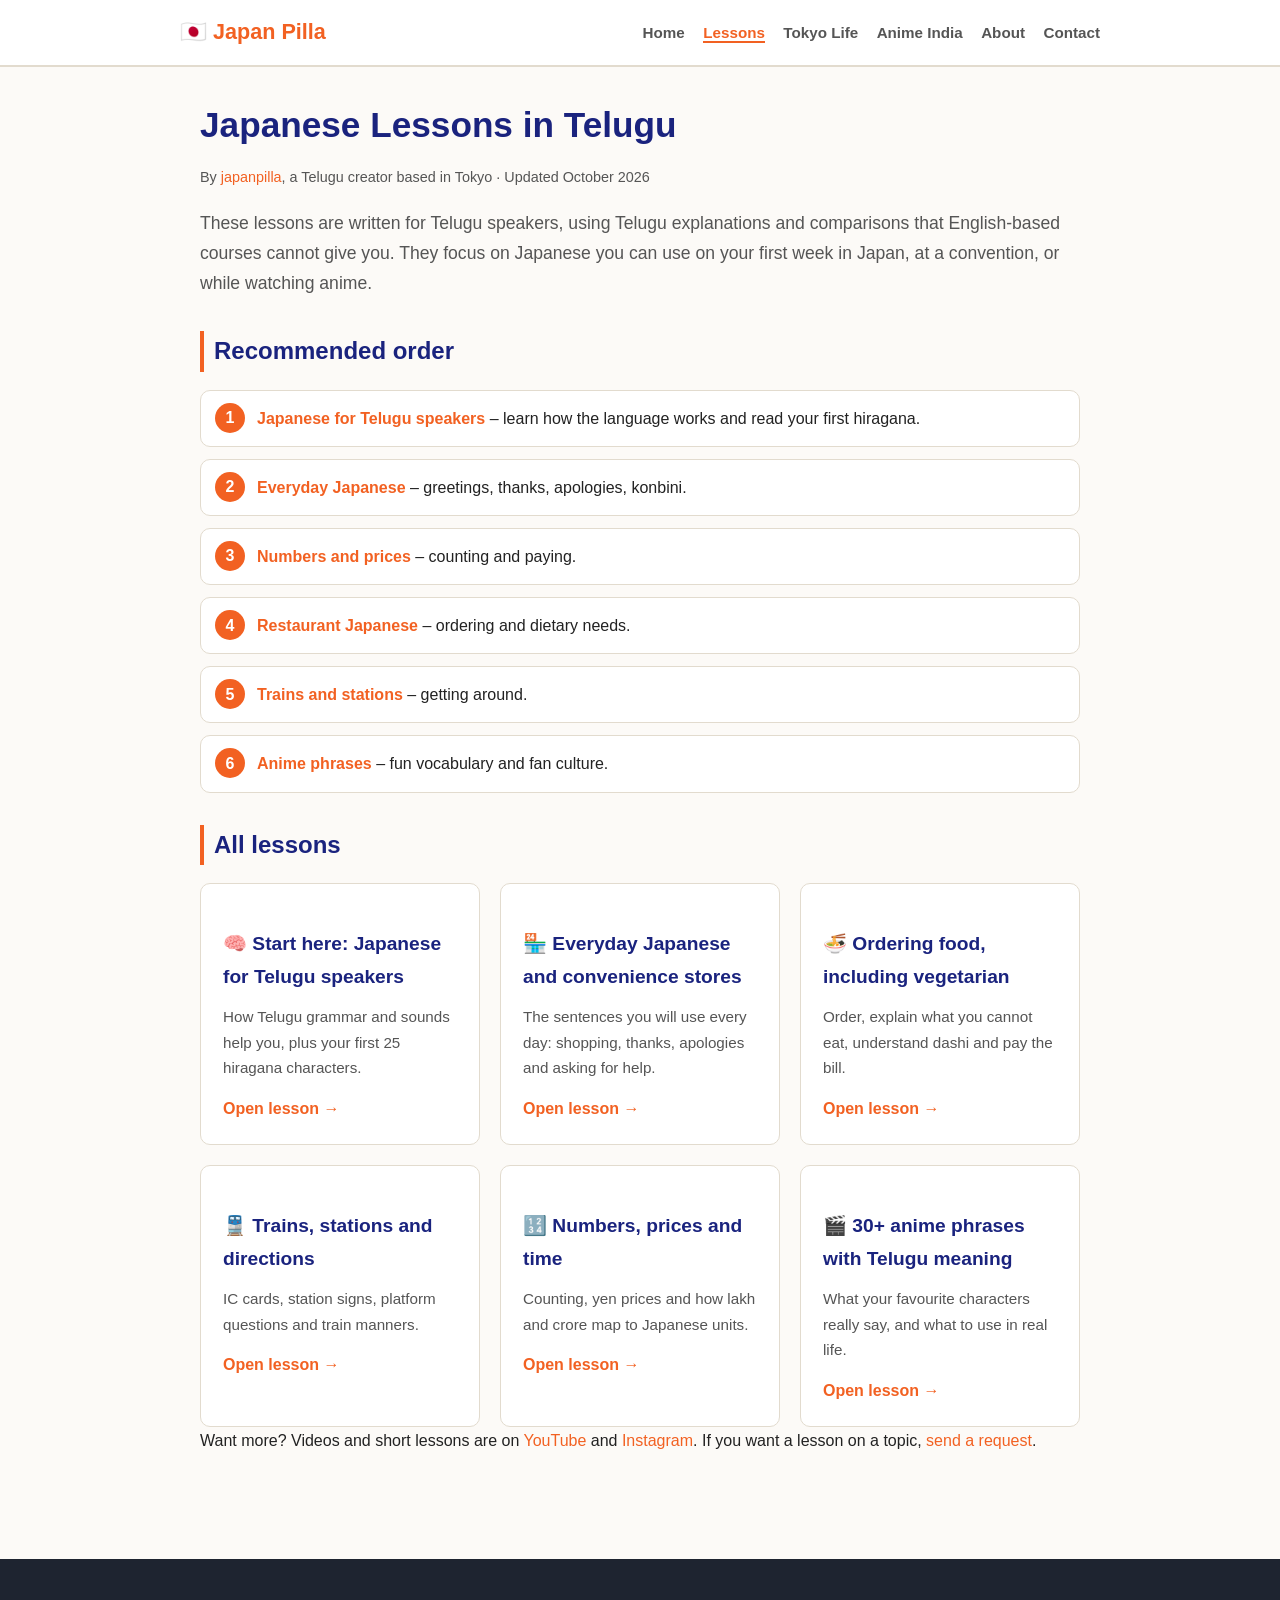
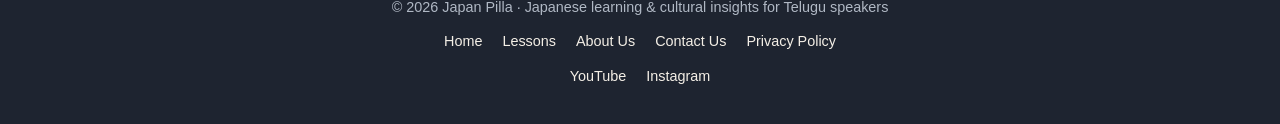
<file: lessons.html>
<!DOCTYPE html>
<html lang="en">
<head>
  <meta charset="UTF-8">
  <meta name="viewport" content="width=device-width, initial-scale=1">
  <title>Japanese Lessons in Telugu – Free Beginner Course | Japan Pilla</title>
  <meta name="description" content="A step-by-step set of Japanese lessons for Telugu speakers: hiragana, everyday phrases, restaurants, trains, numbers and anime vocabulary.">
  <link rel="canonical" href="https://japanpilla.github.io/lessons.html">
  <meta property="og:title" content="Japanese Lessons in Telugu – Free Beginner Course | Japan Pilla">
  <meta property="og:description" content="A step-by-step set of Japanese lessons for Telugu speakers: hiragana, everyday phrases, restaurants, trains, numbers and anime vocabulary.">
  <meta property="og:type" content="website">
  <meta property="og:url" content="https://japanpilla.github.io/lessons.html">
  <link rel="stylesheet" href="style.css">
  <script async src="https://pagead2.googlesyndication.com/pagead/js/adsbygoogle.js?client=ca-pub-6555063757397765" crossorigin="anonymous"></script>
  
</head>
<body>

<header>
  <div class="nav-wrap">
    <a href="index.html" class="logo">🇯🇵 Japan Pilla</a>
    <nav aria-label="Main">
      <a href="index.html">Home</a>
      <a href="lessons.html" class="active" aria-current="page">Lessons</a>
      <a href="tokyo-life-guide.html">Tokyo Life</a>
      <a href="anime-india-hyderabad.html">Anime India</a>
      <a href="about.html">About</a>
      <a href="contact.html">Contact</a>
    </nav>
  </div>
</header>

<main class="container">
<article>
<h1>Japanese Lessons in Telugu</h1>
<p class="byline">By <a href="about.html">japanpilla</a>, a Telugu creator based in Tokyo · Updated October 2026</p>
<p class="lead">These lessons are written for Telugu speakers, using Telugu explanations and comparisons that English-based courses cannot give you. They focus on Japanese you can use on your first week in Japan, at a convention, or while watching anime.</p>
<h2>Recommended order</h2>
<ol class="path">
<li><a href="japanese-for-telugu-speakers.html">Japanese for Telugu speakers</a> – learn how the language works and read your first hiragana.</li>
<li><a href="daily-life-japanese.html">Everyday Japanese</a> – greetings, thanks, apologies, konbini.</li>
<li><a href="numbers-and-prices-japanese.html">Numbers and prices</a> – counting and paying.</li>
<li><a href="restaurant-japanese.html">Restaurant Japanese</a> – ordering and dietary needs.</li>
<li><a href="train-station-japanese.html">Trains and stations</a> – getting around.</li>
<li><a href="anime-japanese-phrases.html">Anime phrases</a> – fun vocabulary and fan culture.</li>
</ol>
<h2>All lessons</h2>
<div class="grid"><div class="card"><h3>🧠 Start here: Japanese for Telugu speakers</h3><p>How Telugu grammar and sounds help you, plus your first 25 hiragana characters.</p><a href="japanese-for-telugu-speakers.html" class="read-more">Open lesson →</a></div><div class="card"><h3>🏪 Everyday Japanese and convenience stores</h3><p>The sentences you will use every day: shopping, thanks, apologies and asking for help.</p><a href="daily-life-japanese.html" class="read-more">Open lesson →</a></div><div class="card"><h3>🍜 Ordering food, including vegetarian</h3><p>Order, explain what you cannot eat, understand dashi and pay the bill.</p><a href="restaurant-japanese.html" class="read-more">Open lesson →</a></div><div class="card"><h3>🚆 Trains, stations and directions</h3><p>IC cards, station signs, platform questions and train manners.</p><a href="train-station-japanese.html" class="read-more">Open lesson →</a></div><div class="card"><h3>🔢 Numbers, prices and time</h3><p>Counting, yen prices and how lakh and crore map to Japanese units.</p><a href="numbers-and-prices-japanese.html" class="read-more">Open lesson →</a></div><div class="card"><h3>🎬 30+ anime phrases with Telugu meaning</h3><p>What your favourite characters really say, and what to use in real life.</p><a href="anime-japanese-phrases.html" class="read-more">Open lesson →</a></div></div>
<p>Want more? Videos and short lessons are on <a href="https://www.youtube.com/@japan_pilla" target="_blank" rel="noopener">YouTube</a> and <a href="https://www.instagram.com/japan_pilla" target="_blank" rel="noopener">Instagram</a>. If you want a lesson on a topic, <a href="contact.html">send a request</a>.</p>
</article>
</main>

<footer>
  <p>© 2026 Japan Pilla · Japanese learning &amp; cultural insights for Telugu speakers</p>
  <p class="foot-links">
    <a href="index.html">Home</a>
    <a href="lessons.html">Lessons</a>
    <a href="about.html">About Us</a>
    <a href="contact.html">Contact Us</a>
    <a href="privacy.html">Privacy Policy</a>
  </p>
  <p class="foot-social">
    <a href="https://www.youtube.com/@japan_pilla" target="_blank" rel="noopener">YouTube</a>
    <a href="https://www.instagram.com/japan_pilla" target="_blank" rel="noopener">Instagram</a>
  </p>
</footer>

</body>
</html>
</file>
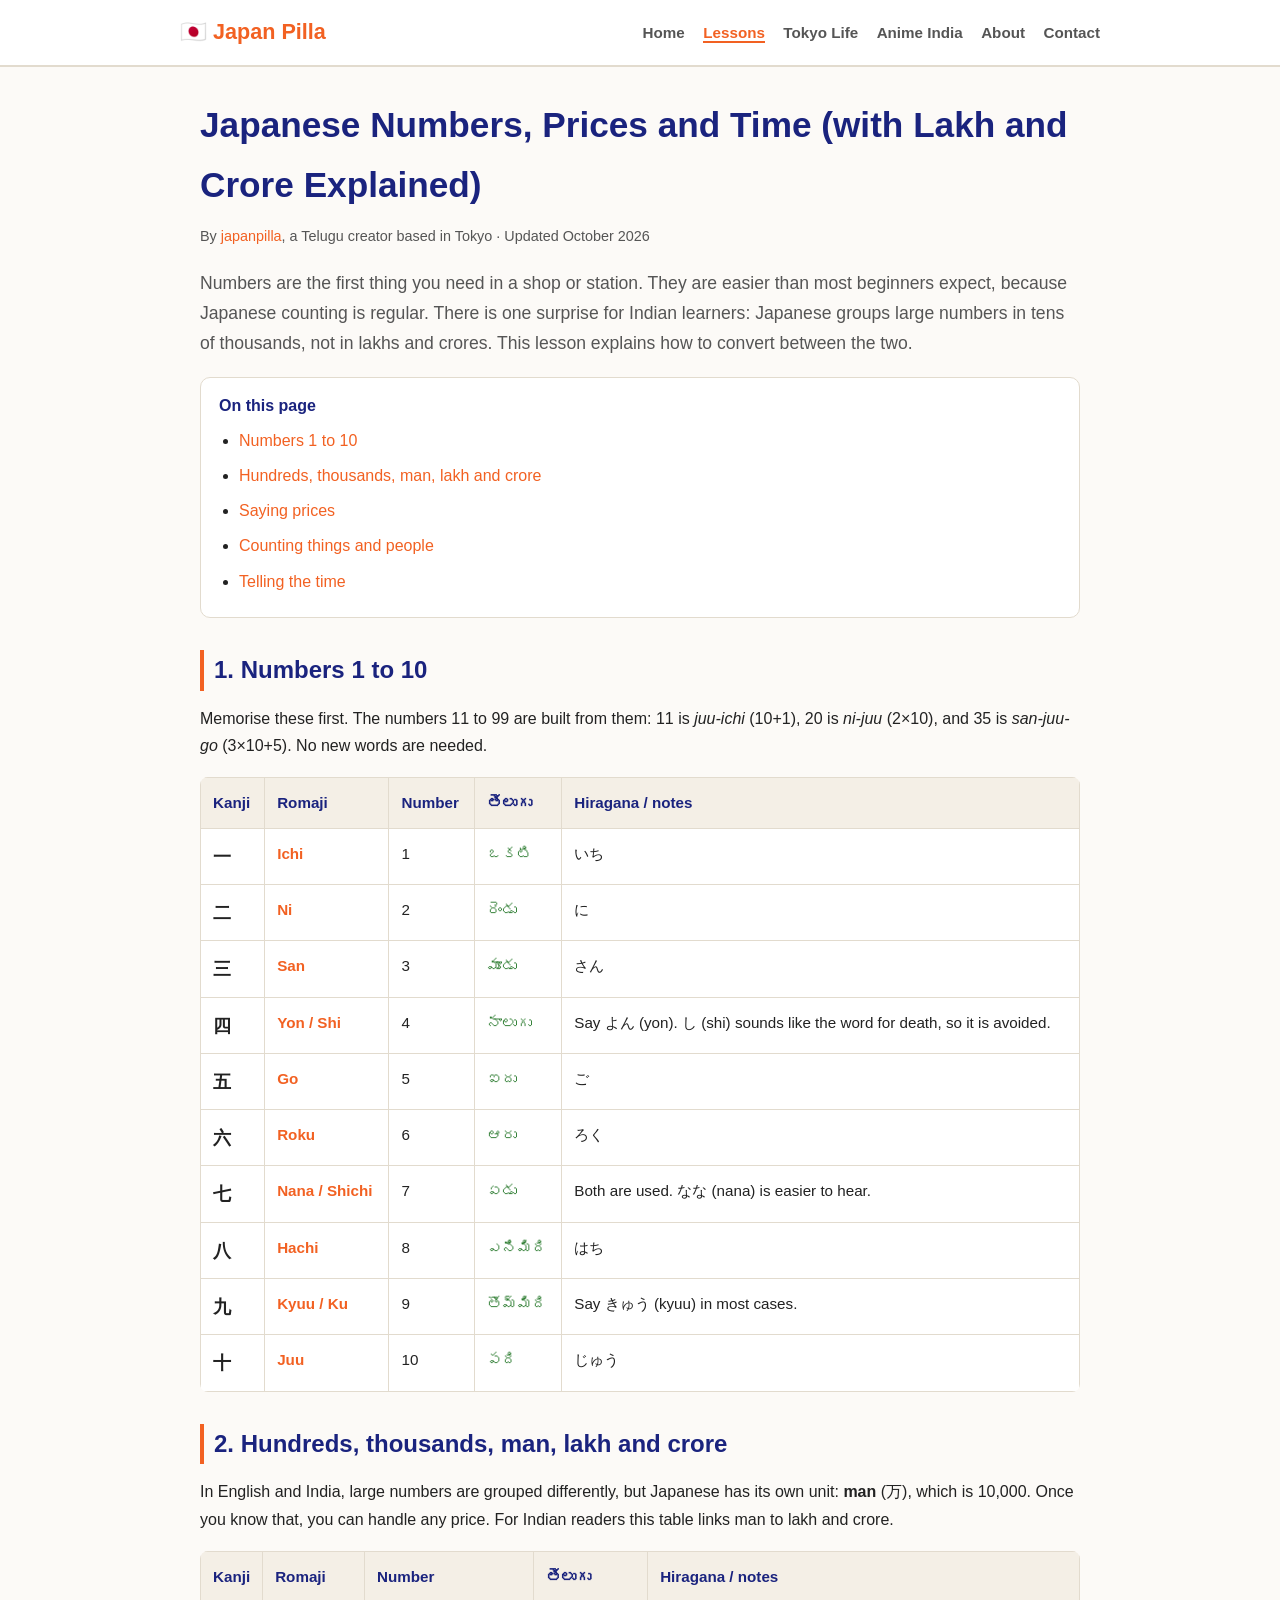
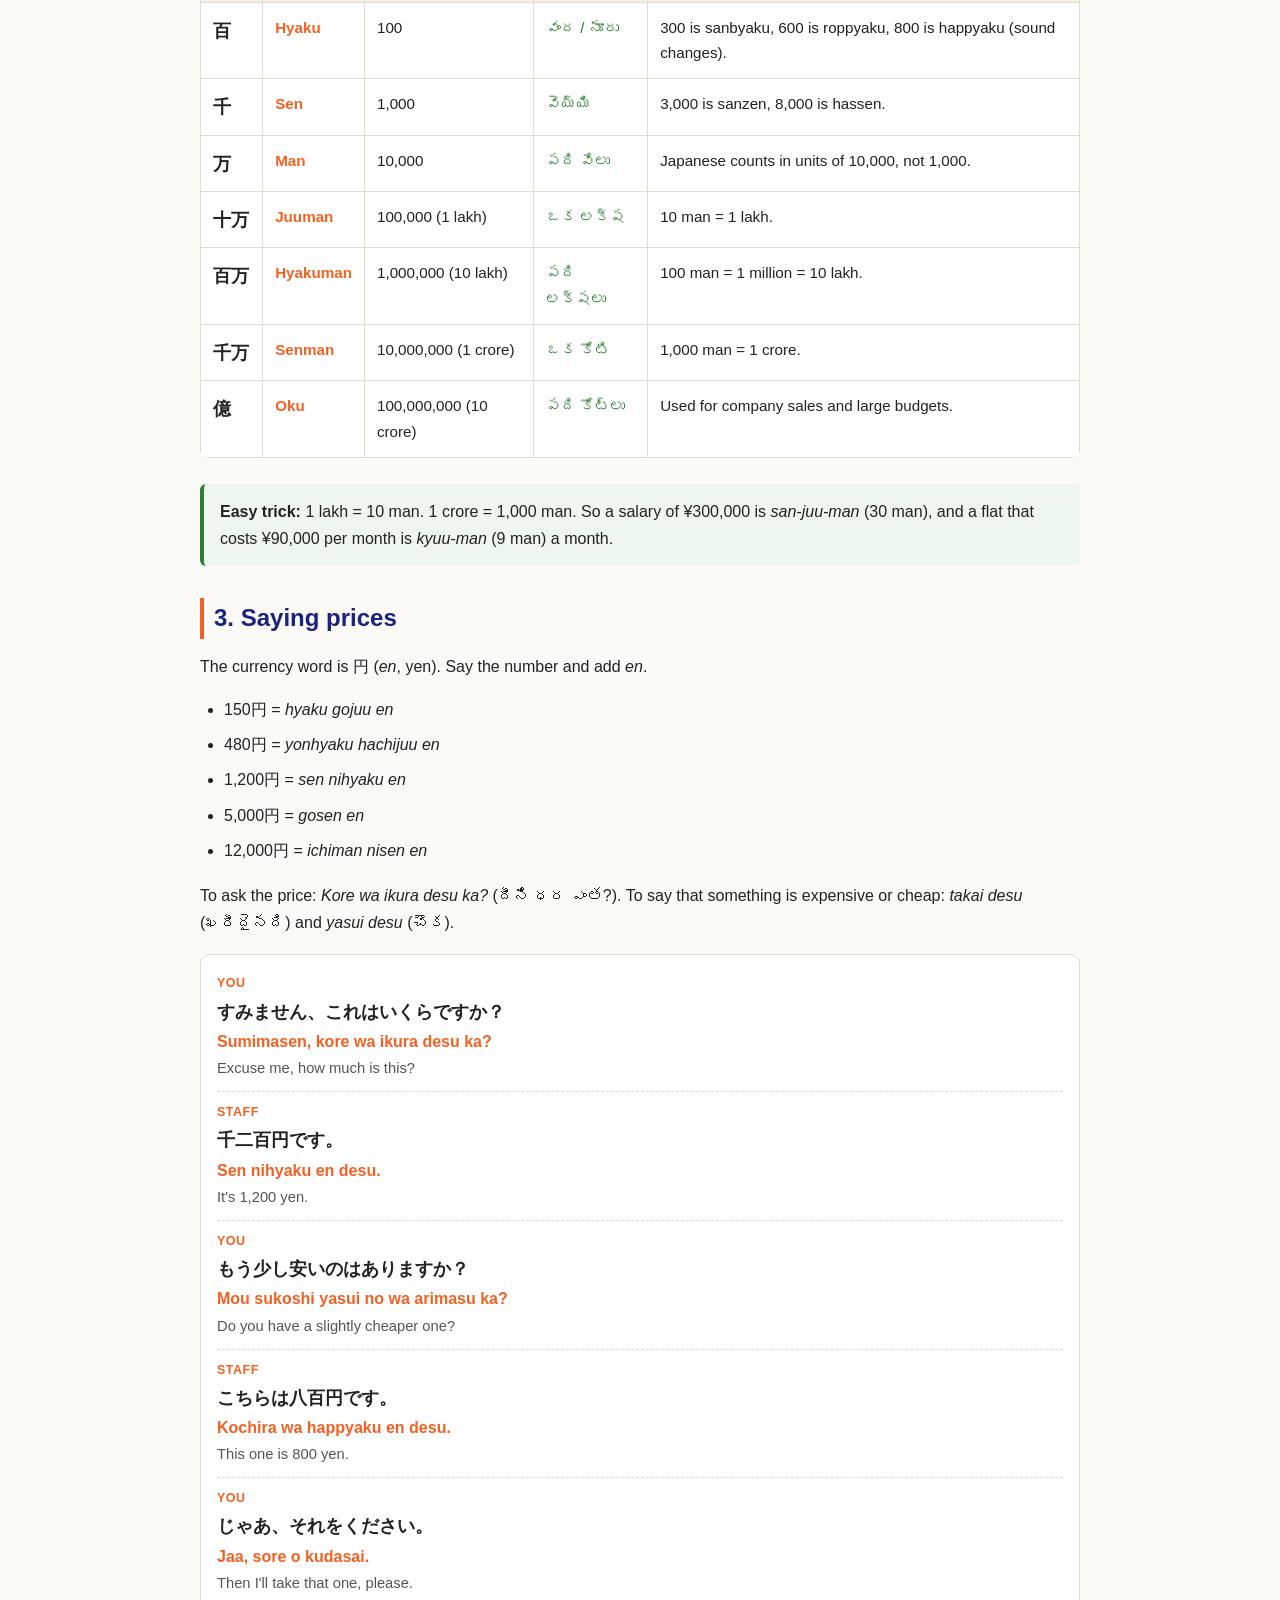
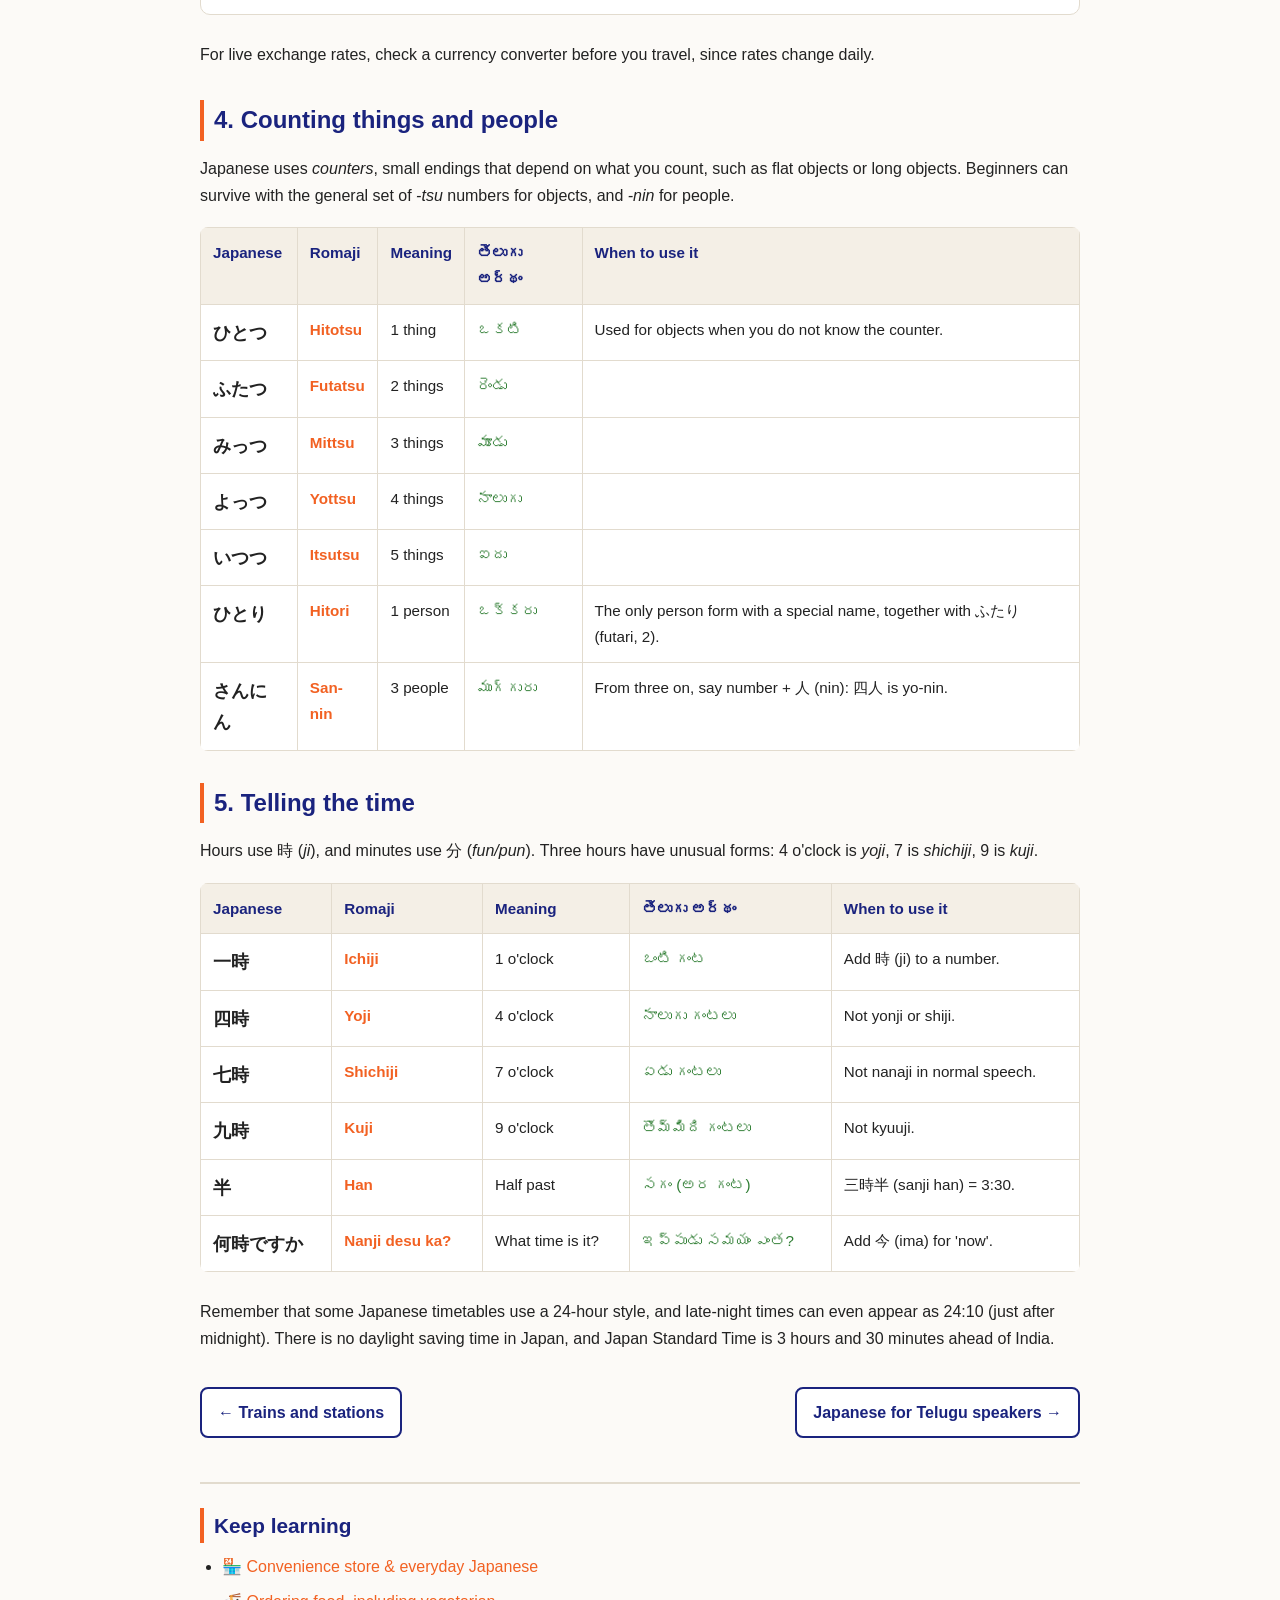
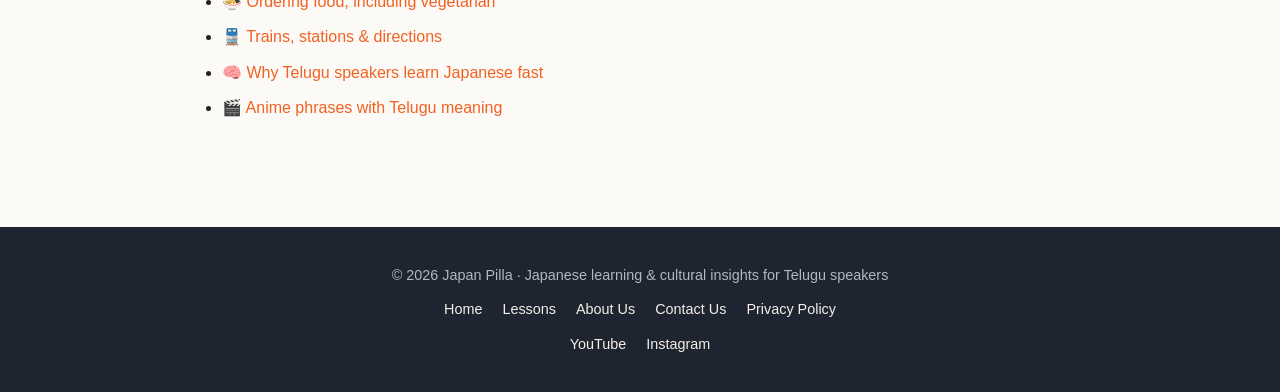
<file: numbers-and-prices-japanese.html>
<!DOCTYPE html>
<html lang="en">
<head>
  <meta charset="UTF-8">
  <meta name="viewport" content="width=device-width, initial-scale=1">
  <title>Japanese Numbers, Prices &amp; Time – Lakh and Crore Explained | Japan Pilla</title>
  <meta name="description" content="Learn Japanese numbers 1–10, hundreds, thousands and man (10,000), how lakh and crore convert, how to say yen prices and tell the time.">
  <link rel="canonical" href="https://japanpilla.github.io/numbers-and-prices-japanese.html">
  <meta property="og:title" content="Japanese Numbers, Prices &amp; Time – Lakh and Crore Explained | Japan Pilla">
  <meta property="og:description" content="Learn Japanese numbers 1–10, hundreds, thousands and man (10,000), how lakh and crore convert, how to say yen prices and tell the time.">
  <meta property="og:type" content="website">
  <meta property="og:url" content="https://japanpilla.github.io/numbers-and-prices-japanese.html">
  <link rel="stylesheet" href="style.css">
  <script async src="https://pagead2.googlesyndication.com/pagead/js/adsbygoogle.js?client=ca-pub-6555063757397765" crossorigin="anonymous"></script>
  
</head>
<body>

<header>
  <div class="nav-wrap">
    <a href="index.html" class="logo">🇯🇵 Japan Pilla</a>
    <nav aria-label="Main">
      <a href="index.html">Home</a>
      <a href="lessons.html" class="active" aria-current="page">Lessons</a>
      <a href="tokyo-life-guide.html">Tokyo Life</a>
      <a href="anime-india-hyderabad.html">Anime India</a>
      <a href="about.html">About</a>
      <a href="contact.html">Contact</a>
    </nav>
  </div>
</header>

<main class="container">
<article>
<h1>Japanese Numbers, Prices and Time (with Lakh and Crore Explained)</h1>
<p class="byline">By <a href="about.html">japanpilla</a>, a Telugu creator based in Tokyo · Updated October 2026</p>
<p class="lead">Numbers are the first thing you need in a shop or station. They are easier than most beginners expect, because Japanese counting is regular. There is one surprise for Indian learners: Japanese groups large numbers in tens of thousands, not in lakhs and crores. This lesson explains how to convert between the two.</p>

<div class="toc"><strong>On this page</strong>
<ul><li><a href="#basic">Numbers 1 to 10</a></li><li><a href="#big">Hundreds, thousands, man, lakh and crore</a></li><li><a href="#price">Saying prices</a></li><li><a href="#count">Counting things and people</a></li><li><a href="#time">Telling the time</a></li></ul></div>

<h2 id="basic">1. Numbers 1 to 10</h2>
<p>Memorise these first. The numbers 11 to 99 are built from them: 11 is <em>juu-ichi</em> (10+1), 20 is <em>ni-juu</em> (2×10), and 35 is <em>san-juu-go</em> (3×10+5). No new words are needed.</p>
<div class="table-wrap"><table>
<thead><tr><th>Kanji</th><th>Romaji</th><th>Number</th><th>తెలుగు</th><th>Hiragana / notes</th></tr></thead>
<tbody>
<tr><td class="jp">一</td><td class="ro">Ichi</td><td>1</td><td class="te" lang="te">ఒకటి</td><td>いち</td></tr>
<tr><td class="jp">二</td><td class="ro">Ni</td><td>2</td><td class="te" lang="te">రెండు</td><td>に</td></tr>
<tr><td class="jp">三</td><td class="ro">San</td><td>3</td><td class="te" lang="te">మూడు</td><td>さん</td></tr>
<tr><td class="jp">四</td><td class="ro">Yon / Shi</td><td>4</td><td class="te" lang="te">నాలుగు</td><td>Say よん (yon). し (shi) sounds like the word for death, so it is avoided.</td></tr>
<tr><td class="jp">五</td><td class="ro">Go</td><td>5</td><td class="te" lang="te">ఐదు</td><td>ご</td></tr>
<tr><td class="jp">六</td><td class="ro">Roku</td><td>6</td><td class="te" lang="te">ఆరు</td><td>ろく</td></tr>
<tr><td class="jp">七</td><td class="ro">Nana / Shichi</td><td>7</td><td class="te" lang="te">ఏడు</td><td>Both are used. なな (nana) is easier to hear.</td></tr>
<tr><td class="jp">八</td><td class="ro">Hachi</td><td>8</td><td class="te" lang="te">ఎనిమిది</td><td>はち</td></tr>
<tr><td class="jp">九</td><td class="ro">Kyuu / Ku</td><td>9</td><td class="te" lang="te">తొమ్మిది</td><td>Say きゅう (kyuu) in most cases.</td></tr>
<tr><td class="jp">十</td><td class="ro">Juu</td><td>10</td><td class="te" lang="te">పది</td><td>じゅう</td></tr>
</tbody></table></div>

<h2 id="big">2. Hundreds, thousands, man, lakh and crore</h2>
<p>In English and India, large numbers are grouped differently, but Japanese has its own unit: <strong>man</strong> (万), which is 10,000. Once you know that, you can handle any price. For Indian readers this table links man to lakh and crore.</p>
<div class="table-wrap"><table>
<thead><tr><th>Kanji</th><th>Romaji</th><th>Number</th><th>తెలుగు</th><th>Hiragana / notes</th></tr></thead>
<tbody>
<tr><td class="jp">百</td><td class="ro">Hyaku</td><td>100</td><td class="te" lang="te">వంద / నూరు</td><td>300 is sanbyaku, 600 is roppyaku, 800 is happyaku (sound changes).</td></tr>
<tr><td class="jp">千</td><td class="ro">Sen</td><td>1,000</td><td class="te" lang="te">వెయ్యి</td><td>3,000 is sanzen, 8,000 is hassen.</td></tr>
<tr><td class="jp">万</td><td class="ro">Man</td><td>10,000</td><td class="te" lang="te">పది వేలు</td><td>Japanese counts in units of 10,000, not 1,000.</td></tr>
<tr><td class="jp">十万</td><td class="ro">Juuman</td><td>100,000 (1 lakh)</td><td class="te" lang="te">ఒక లక్ష</td><td>10 man = 1 lakh.</td></tr>
<tr><td class="jp">百万</td><td class="ro">Hyakuman</td><td>1,000,000 (10 lakh)</td><td class="te" lang="te">పది లక్షలు</td><td>100 man = 1 million = 10 lakh.</td></tr>
<tr><td class="jp">千万</td><td class="ro">Senman</td><td>10,000,000 (1 crore)</td><td class="te" lang="te">ఒక కోటి</td><td>1,000 man = 1 crore.</td></tr>
<tr><td class="jp">億</td><td class="ro">Oku</td><td>100,000,000 (10 crore)</td><td class="te" lang="te">పది కోట్లు</td><td>Used for company sales and large budgets.</td></tr>
</tbody></table></div>
<div class="tip"><p><strong>Easy trick:</strong> 1 lakh = 10 man. 1 crore = 1,000 man. So a salary of ¥300,000 is <em>san-juu-man</em> (30 man), and a flat that costs ¥90,000 per month is <em>kyuu-man</em> (9 man) a month.</p></div>

<h2 id="price">3. Saying prices</h2>
<p>The currency word is 円 (<em>en</em>, yen). Say the number and add <em>en</em>.</p>
<ul>
<li>150円 = <em>hyaku gojuu en</em></li>
<li>480円 = <em>yonhyaku hachijuu en</em></li>
<li>1,200円 = <em>sen nihyaku en</em></li>
<li>5,000円 = <em>gosen en</em></li>
<li>12,000円 = <em>ichiman nisen en</em></li>
</ul>
<p>To ask the price: <em>Kore wa ikura desu ka?</em> (<span lang="te">దీని ధర ఎంత?</span>). To say that something is expensive or cheap: <em>takai desu</em> (<span lang="te">ఖరీదైనది</span>) and <em>yasui desu</em> (<span lang="te">చౌక</span>).</p>
<div class="dialogue">
<div class="dlg"><span class="who">You</span><span class="jp">すみません、これはいくらですか？</span><span class="ro">Sumimasen, kore wa ikura desu ka?</span><span class="en">Excuse me, how much is this?</span></div>
<div class="dlg"><span class="who">Staff</span><span class="jp">千二百円です。</span><span class="ro">Sen nihyaku en desu.</span><span class="en">It&#x27;s 1,200 yen.</span></div>
<div class="dlg"><span class="who">You</span><span class="jp">もう少し安いのはありますか？</span><span class="ro">Mou sukoshi yasui no wa arimasu ka?</span><span class="en">Do you have a slightly cheaper one?</span></div>
<div class="dlg"><span class="who">Staff</span><span class="jp">こちらは八百円です。</span><span class="ro">Kochira wa happyaku en desu.</span><span class="en">This one is 800 yen.</span></div>
<div class="dlg"><span class="who">You</span><span class="jp">じゃあ、それをください。</span><span class="ro">Jaa, sore o kudasai.</span><span class="en">Then I&#x27;ll take that one, please.</span></div>
</div>
<p>For live exchange rates, check a currency converter before you travel, since rates change daily.</p>

<h2 id="count">4. Counting things and people</h2>
<p>Japanese uses <em>counters</em>, small endings that depend on what you count, such as flat objects or long objects. Beginners can survive with the general set of <em>-tsu</em> numbers for objects, and <em>-nin</em> for people.</p>
<div class="table-wrap"><table>
<thead><tr><th>Japanese</th><th>Romaji</th><th>Meaning</th><th>తెలుగు అర్థం</th><th>When to use it</th></tr></thead>
<tbody>
<tr><td class="jp">ひとつ</td><td class="ro">Hitotsu</td><td>1 thing</td><td class="te" lang="te">ఒకటి</td><td>Used for objects when you do not know the counter.</td></tr>
<tr><td class="jp">ふたつ</td><td class="ro">Futatsu</td><td>2 things</td><td class="te" lang="te">రెండు</td><td></td></tr>
<tr><td class="jp">みっつ</td><td class="ro">Mittsu</td><td>3 things</td><td class="te" lang="te">మూడు</td><td></td></tr>
<tr><td class="jp">よっつ</td><td class="ro">Yottsu</td><td>4 things</td><td class="te" lang="te">నాలుగు</td><td></td></tr>
<tr><td class="jp">いつつ</td><td class="ro">Itsutsu</td><td>5 things</td><td class="te" lang="te">ఐదు</td><td></td></tr>
<tr><td class="jp">ひとり</td><td class="ro">Hitori</td><td>1 person</td><td class="te" lang="te">ఒక్కరు</td><td>The only person form with a special name, together with ふたり (futari, 2).</td></tr>
<tr><td class="jp">さんにん</td><td class="ro">San-nin</td><td>3 people</td><td class="te" lang="te">ముగ్గురు</td><td>From three on, say number + 人 (nin): 四人 is yo-nin.</td></tr>
</tbody></table></div>

<h2 id="time">5. Telling the time</h2>
<p>Hours use 時 (<em>ji</em>), and minutes use 分 (<em>fun/pun</em>). Three hours have unusual forms: 4 o'clock is <em>yoji</em>, 7 is <em>shichiji</em>, 9 is <em>kuji</em>.</p>
<div class="table-wrap"><table>
<thead><tr><th>Japanese</th><th>Romaji</th><th>Meaning</th><th>తెలుగు అర్థం</th><th>When to use it</th></tr></thead>
<tbody>
<tr><td class="jp">一時</td><td class="ro">Ichiji</td><td>1 o&#x27;clock</td><td class="te" lang="te">ఒంటి గంట</td><td>Add 時 (ji) to a number.</td></tr>
<tr><td class="jp">四時</td><td class="ro">Yoji</td><td>4 o&#x27;clock</td><td class="te" lang="te">నాలుగు గంటలు</td><td>Not yonji or shiji.</td></tr>
<tr><td class="jp">七時</td><td class="ro">Shichiji</td><td>7 o&#x27;clock</td><td class="te" lang="te">ఏడు గంటలు</td><td>Not nanaji in normal speech.</td></tr>
<tr><td class="jp">九時</td><td class="ro">Kuji</td><td>9 o&#x27;clock</td><td class="te" lang="te">తొమ్మిది గంటలు</td><td>Not kyuuji.</td></tr>
<tr><td class="jp">半</td><td class="ro">Han</td><td>Half past</td><td class="te" lang="te">సగం (అర గంట)</td><td>三時半 (sanji han) = 3:30.</td></tr>
<tr><td class="jp">何時ですか</td><td class="ro">Nanji desu ka?</td><td>What time is it?</td><td class="te" lang="te">ఇప్పుడు సమయం ఎంత?</td><td>Add 今 (ima) for &#x27;now&#x27;.</td></tr>
</tbody></table></div>
<p>Remember that some Japanese timetables use a 24-hour style, and late-night times can even appear as 24:10 (just after midnight). There is no daylight saving time in Japan, and Japan Standard Time is 3 hours and 30 minutes ahead of India.</p>

<div class="pager"><a href="train-station-japanese.html">← Trains and stations</a><a href="japanese-for-telugu-speakers.html">Japanese for Telugu speakers →</a></div>
<aside class="more"><h2>Keep learning</h2><ul><li><a href="daily-life-japanese.html">🏪 Convenience store &amp; everyday Japanese</a></li><li><a href="restaurant-japanese.html">🍜 Ordering food, including vegetarian</a></li><li><a href="train-station-japanese.html">🚆 Trains, stations &amp; directions</a></li><li><a href="japanese-for-telugu-speakers.html">🧠 Why Telugu speakers learn Japanese fast</a></li><li><a href="anime-japanese-phrases.html">🎬 Anime phrases with Telugu meaning</a></li></ul></aside>
</article>
</main>

<footer>
  <p>© 2026 Japan Pilla · Japanese learning &amp; cultural insights for Telugu speakers</p>
  <p class="foot-links">
    <a href="index.html">Home</a>
    <a href="lessons.html">Lessons</a>
    <a href="about.html">About Us</a>
    <a href="contact.html">Contact Us</a>
    <a href="privacy.html">Privacy Policy</a>
  </p>
  <p class="foot-social">
    <a href="https://www.youtube.com/@japan_pilla" target="_blank" rel="noopener">YouTube</a>
    <a href="https://www.instagram.com/japan_pilla" target="_blank" rel="noopener">Instagram</a>
  </p>
</footer>

</body>
</html>
</file>
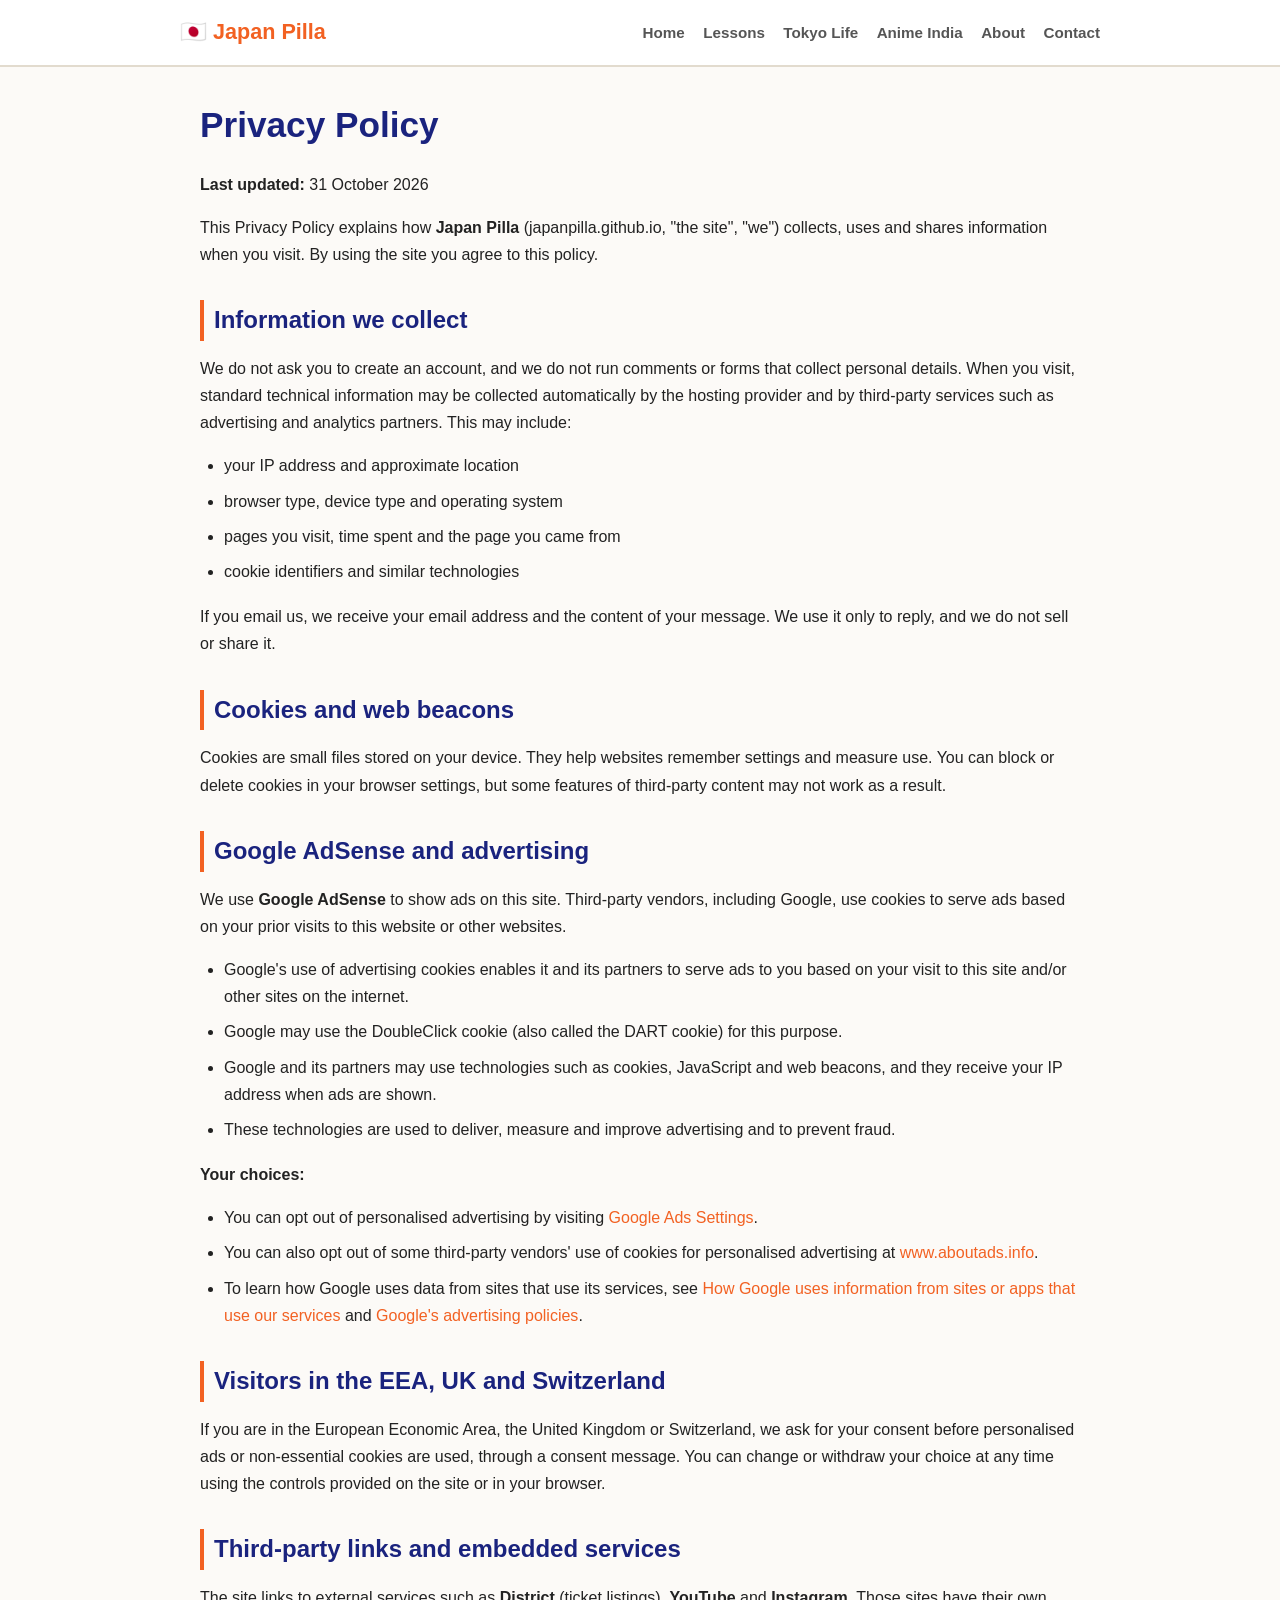
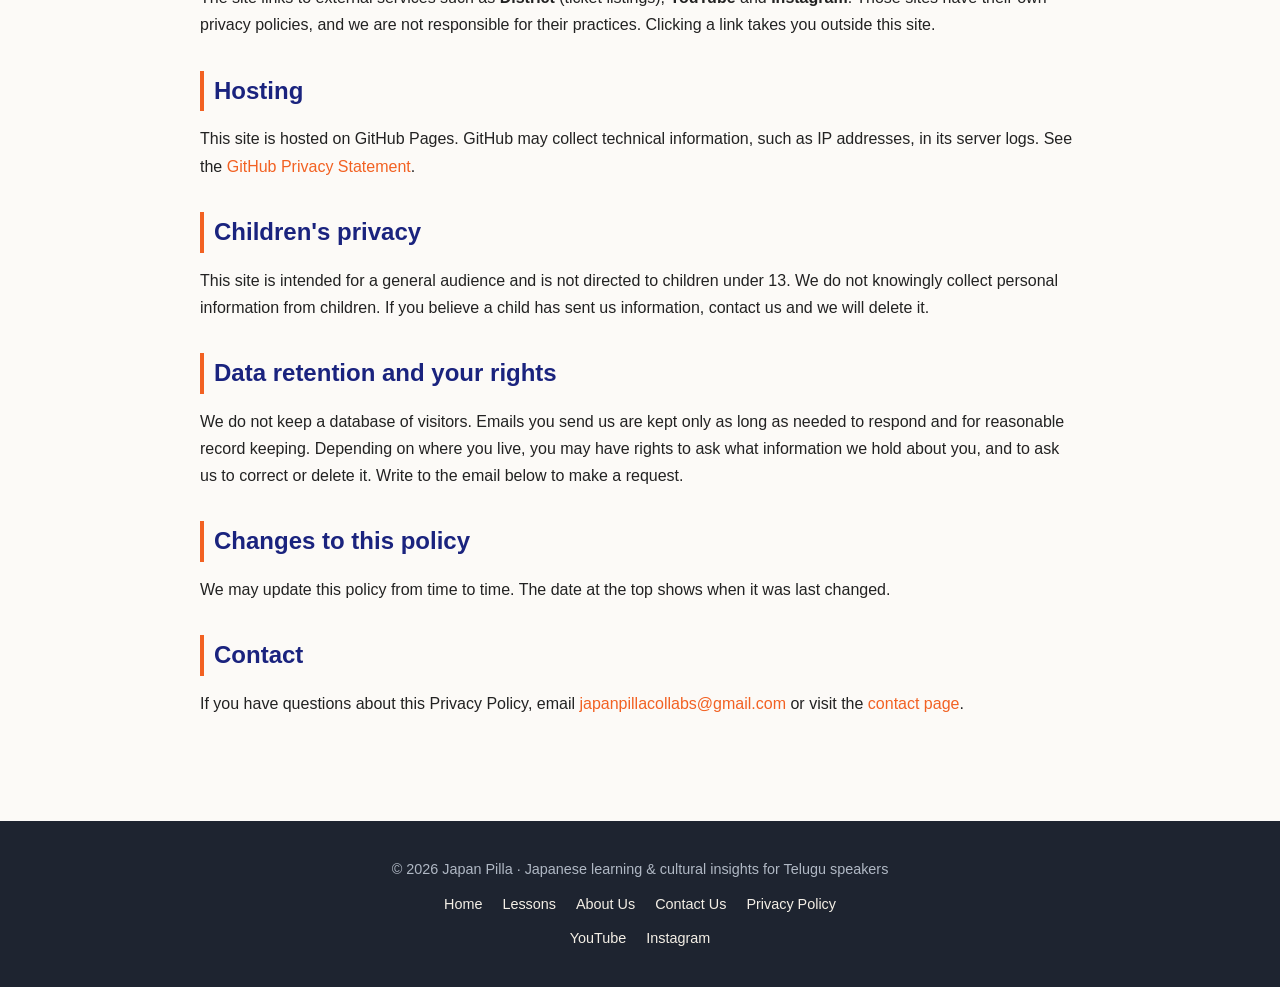
<file: privacy.html>
<!DOCTYPE html>
<html lang="en">
<head>
  <meta charset="UTF-8">
  <meta name="viewport" content="width=device-width, initial-scale=1">
  <title>Privacy Policy – Japan Pilla</title>
  <meta name="description" content="Privacy Policy for japanpilla.github.io, including how cookies and Google AdSense advertising are used and how to opt out.">
  <link rel="canonical" href="https://japanpilla.github.io/privacy.html">
  <meta property="og:title" content="Privacy Policy – Japan Pilla">
  <meta property="og:description" content="Privacy Policy for japanpilla.github.io, including how cookies and Google AdSense advertising are used and how to opt out.">
  <meta property="og:type" content="website">
  <meta property="og:url" content="https://japanpilla.github.io/privacy.html">
  <link rel="stylesheet" href="style.css">
  <script async src="https://pagead2.googlesyndication.com/pagead/js/adsbygoogle.js?client=ca-pub-6555063757397765" crossorigin="anonymous"></script>
  
</head>
<body>

<header>
  <div class="nav-wrap">
    <a href="index.html" class="logo">🇯🇵 Japan Pilla</a>
    <nav aria-label="Main">
      <a href="index.html">Home</a>
      <a href="lessons.html">Lessons</a>
      <a href="tokyo-life-guide.html">Tokyo Life</a>
      <a href="anime-india-hyderabad.html">Anime India</a>
      <a href="about.html">About</a>
      <a href="contact.html">Contact</a>
    </nav>
  </div>
</header>

<main class="container">
<article>
<h1>Privacy Policy</h1>
<p><strong>Last updated:</strong> 31 October 2026</p>
<p>This Privacy Policy explains how <strong>Japan Pilla</strong> (japanpilla.github.io, "the site", "we") collects, uses and shares information when you visit. By using the site you agree to this policy.</p>

<h2>Information we collect</h2>
<p>We do not ask you to create an account, and we do not run comments or forms that collect personal details. When you visit, standard technical information may be collected automatically by the hosting provider and by third-party services such as advertising and analytics partners. This may include:</p>
<ul>
<li>your IP address and approximate location</li>
<li>browser type, device type and operating system</li>
<li>pages you visit, time spent and the page you came from</li>
<li>cookie identifiers and similar technologies</li>
</ul>
<p>If you email us, we receive your email address and the content of your message. We use it only to reply, and we do not sell or share it.</p>

<h2>Cookies and web beacons</h2>
<p>Cookies are small files stored on your device. They help websites remember settings and measure use. You can block or delete cookies in your browser settings, but some features of third-party content may not work as a result.</p>

<h2>Google AdSense and advertising</h2>
<p>We use <strong>Google AdSense</strong> to show ads on this site. Third-party vendors, including Google, use cookies to serve ads based on your prior visits to this website or other websites.</p>
<ul>
<li>Google's use of advertising cookies enables it and its partners to serve ads to you based on your visit to this site and/or other sites on the internet.</li>
<li>Google may use the DoubleClick cookie (also called the DART cookie) for this purpose.</li>
<li>Google and its partners may use technologies such as cookies, JavaScript and web beacons, and they receive your IP address when ads are shown.</li>
<li>These technologies are used to deliver, measure and improve advertising and to prevent fraud.</li>
</ul>
<p><strong>Your choices:</strong></p>
<ul>
<li>You can opt out of personalised advertising by visiting <a href="https://adssettings.google.com" target="_blank" rel="noopener">Google Ads Settings</a>.</li>
<li>You can also opt out of some third-party vendors' use of cookies for personalised advertising at <a href="https://www.aboutads.info" target="_blank" rel="noopener">www.aboutads.info</a>.</li>
<li>To learn how Google uses data from sites that use its services, see <a href="https://policies.google.com/technologies/partner-sites" target="_blank" rel="noopener">How Google uses information from sites or apps that use our services</a> and <a href="https://policies.google.com/technologies/ads" target="_blank" rel="noopener">Google's advertising policies</a>.</li>
</ul>

<h2>Visitors in the EEA, UK and Switzerland</h2>
<p>If you are in the European Economic Area, the United Kingdom or Switzerland, we ask for your consent before personalised ads or non-essential cookies are used, through a consent message. You can change or withdraw your choice at any time using the controls provided on the site or in your browser.</p>

<h2>Third-party links and embedded services</h2>
<p>The site links to external services such as <strong>District</strong> (ticket listings), <strong>YouTube</strong> and <strong>Instagram</strong>. Those sites have their own privacy policies, and we are not responsible for their practices. Clicking a link takes you outside this site.</p>

<h2>Hosting</h2>
<p>This site is hosted on GitHub Pages. GitHub may collect technical information, such as IP addresses, in its server logs. See the <a href="https://docs.github.com/en/site-policy/privacy-policies/github-general-privacy-statement" target="_blank" rel="noopener">GitHub Privacy Statement</a>.</p>

<h2>Children's privacy</h2>
<p>This site is intended for a general audience and is not directed to children under 13. We do not knowingly collect personal information from children. If you believe a child has sent us information, contact us and we will delete it.</p>

<h2>Data retention and your rights</h2>
<p>We do not keep a database of visitors. Emails you send us are kept only as long as needed to respond and for reasonable record keeping. Depending on where you live, you may have rights to ask what information we hold about you, and to ask us to correct or delete it. Write to the email below to make a request.</p>

<h2>Changes to this policy</h2>
<p>We may update this policy from time to time. The date at the top shows when it was last changed.</p>

<h2>Contact</h2>
<p>If you have questions about this Privacy Policy, email <a href="mailto:japanpillacollabs@gmail.com">japanpillacollabs@gmail.com</a> or visit the <a href="contact.html">contact page</a>.</p>
</article>
</main>

<footer>
  <p>© 2026 Japan Pilla · Japanese learning &amp; cultural insights for Telugu speakers</p>
  <p class="foot-links">
    <a href="index.html">Home</a>
    <a href="lessons.html">Lessons</a>
    <a href="about.html">About Us</a>
    <a href="contact.html">Contact Us</a>
    <a href="privacy.html">Privacy Policy</a>
  </p>
  <p class="foot-social">
    <a href="https://www.youtube.com/@japan_pilla" target="_blank" rel="noopener">YouTube</a>
    <a href="https://www.instagram.com/japan_pilla" target="_blank" rel="noopener">Instagram</a>
  </p>
</footer>

</body>
</html>
</file>
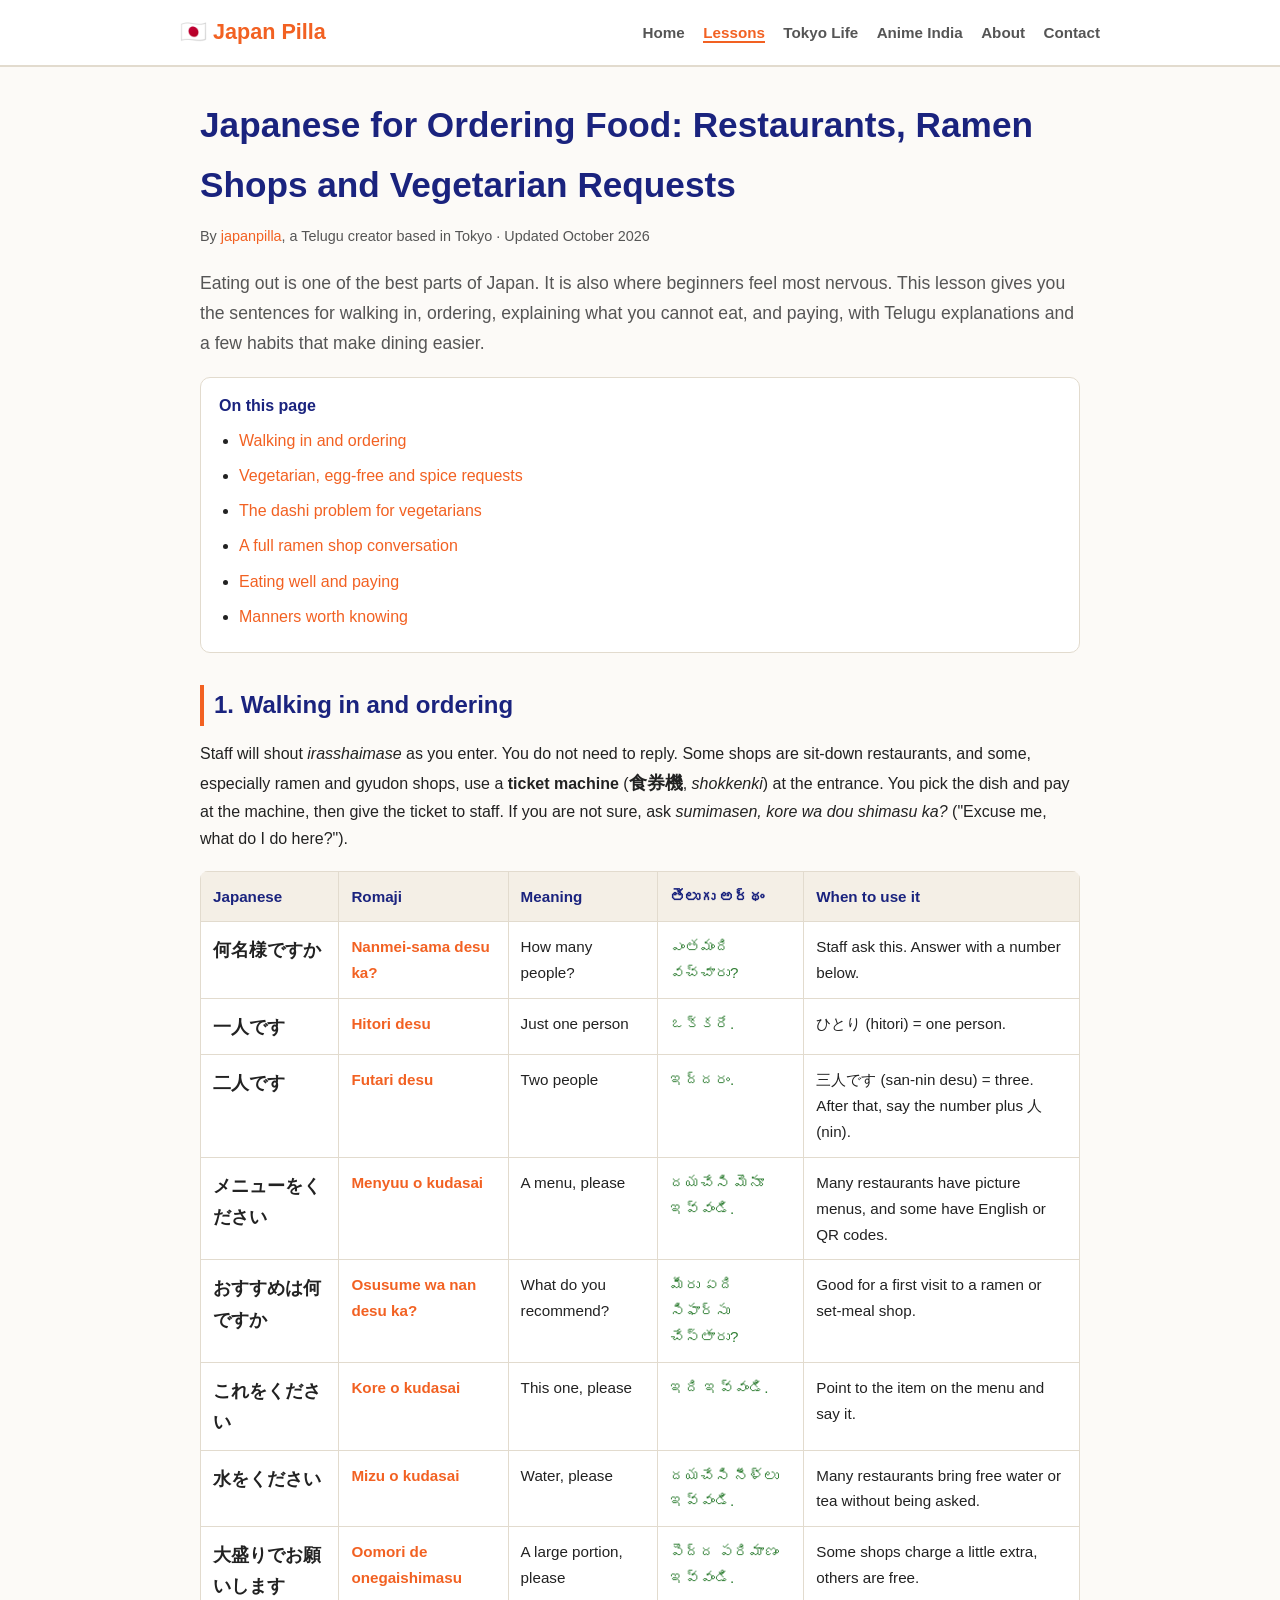
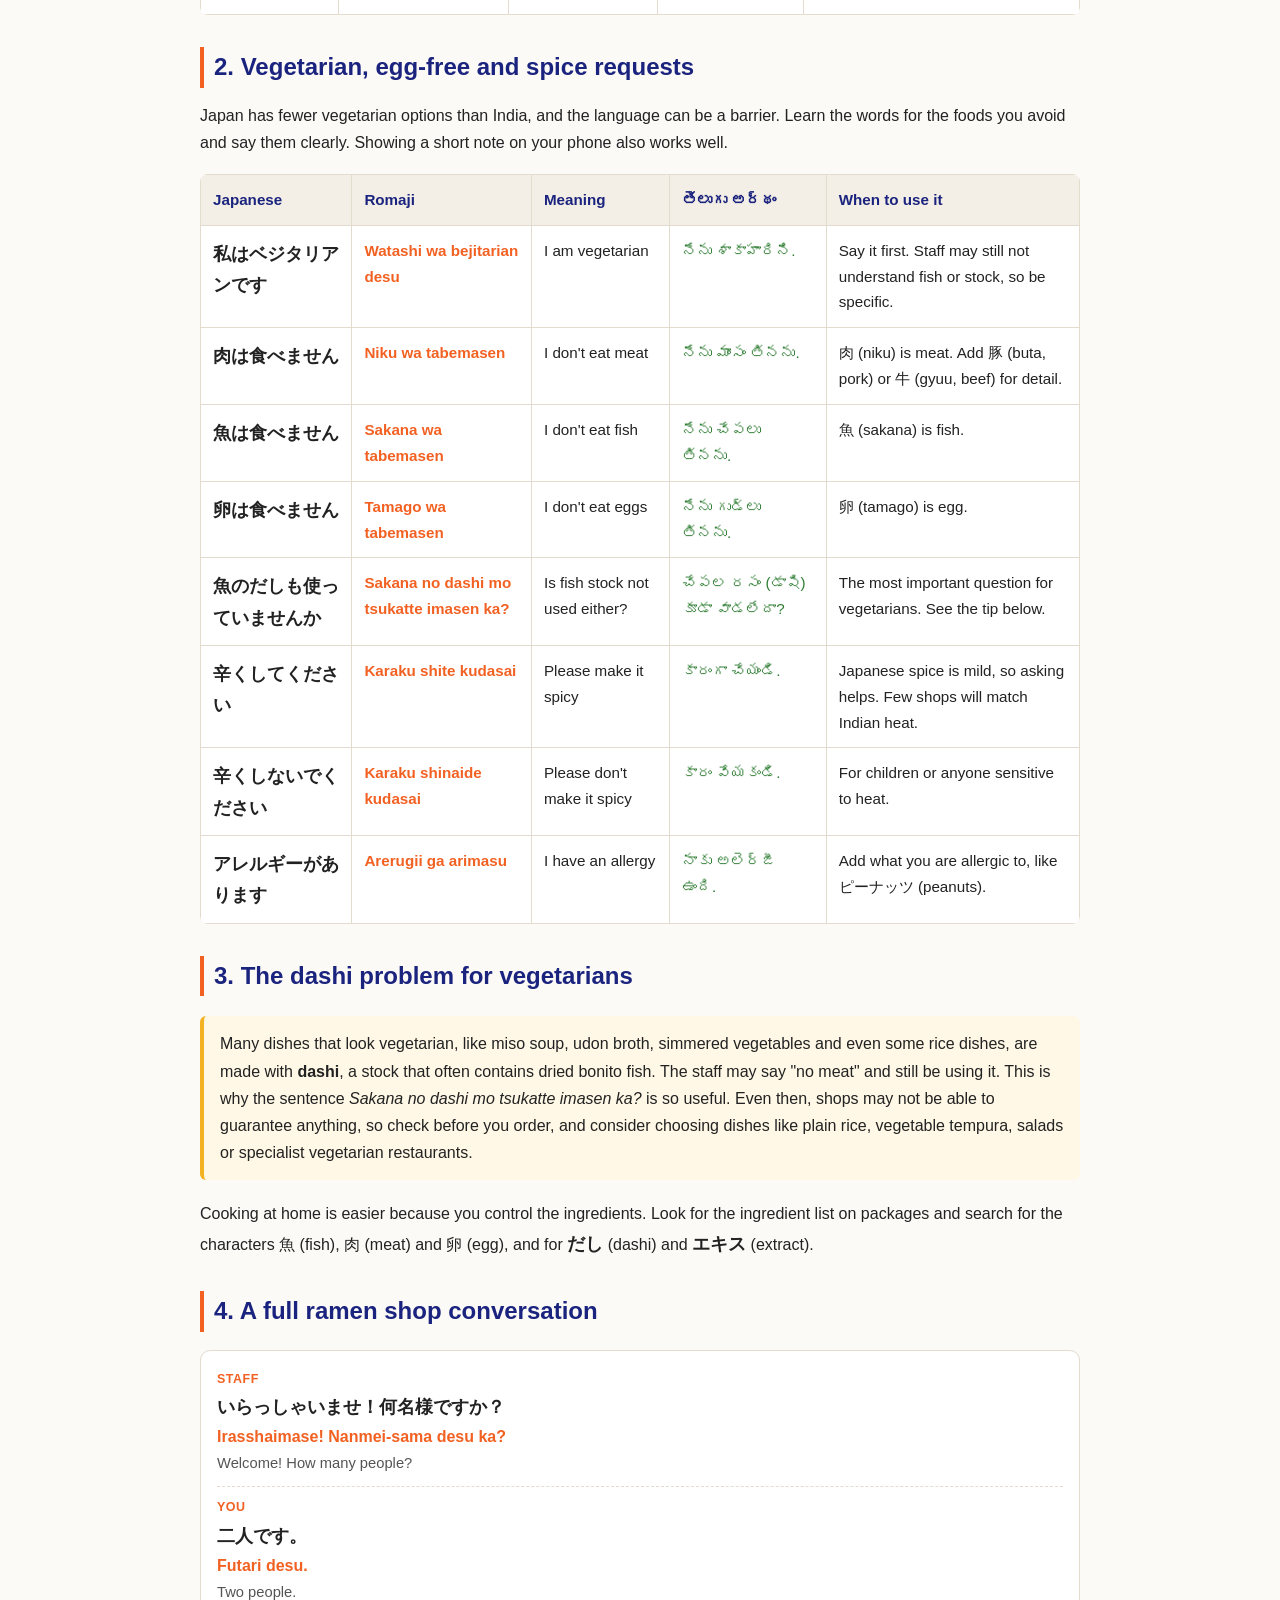
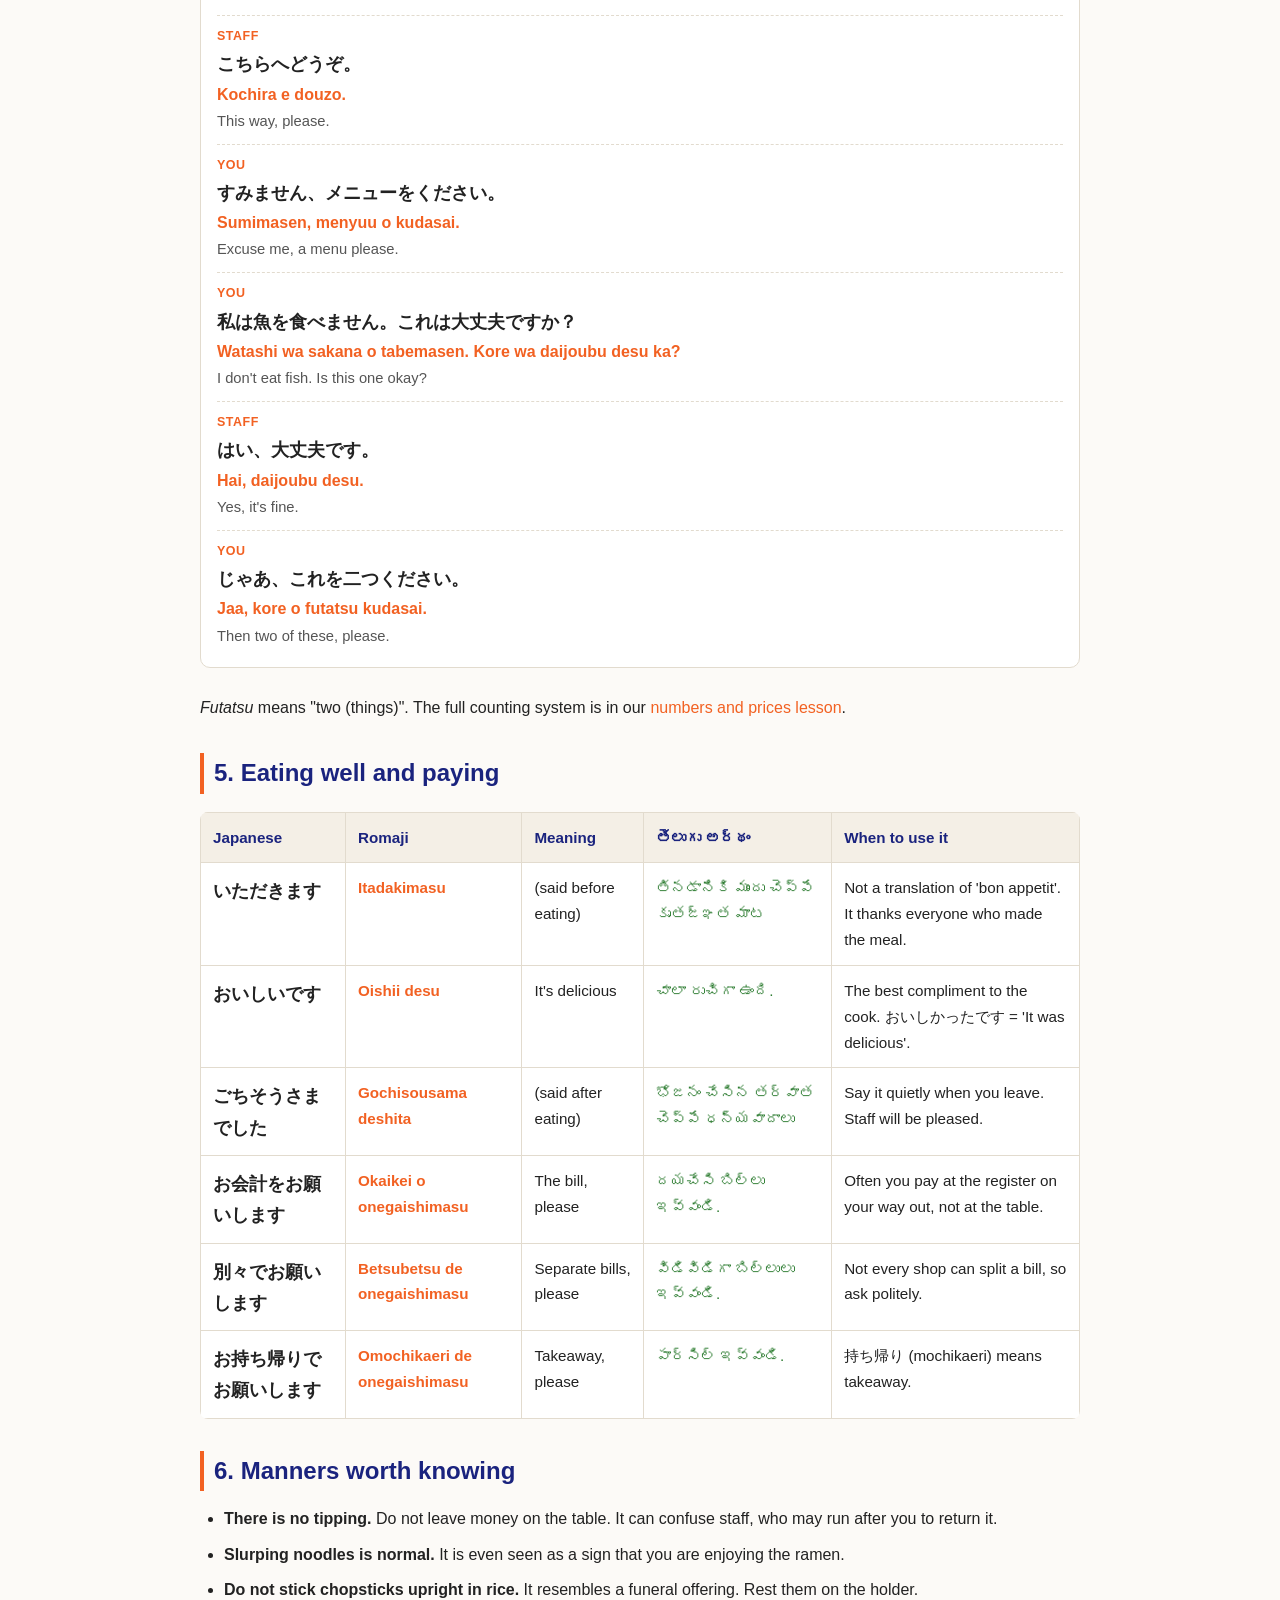
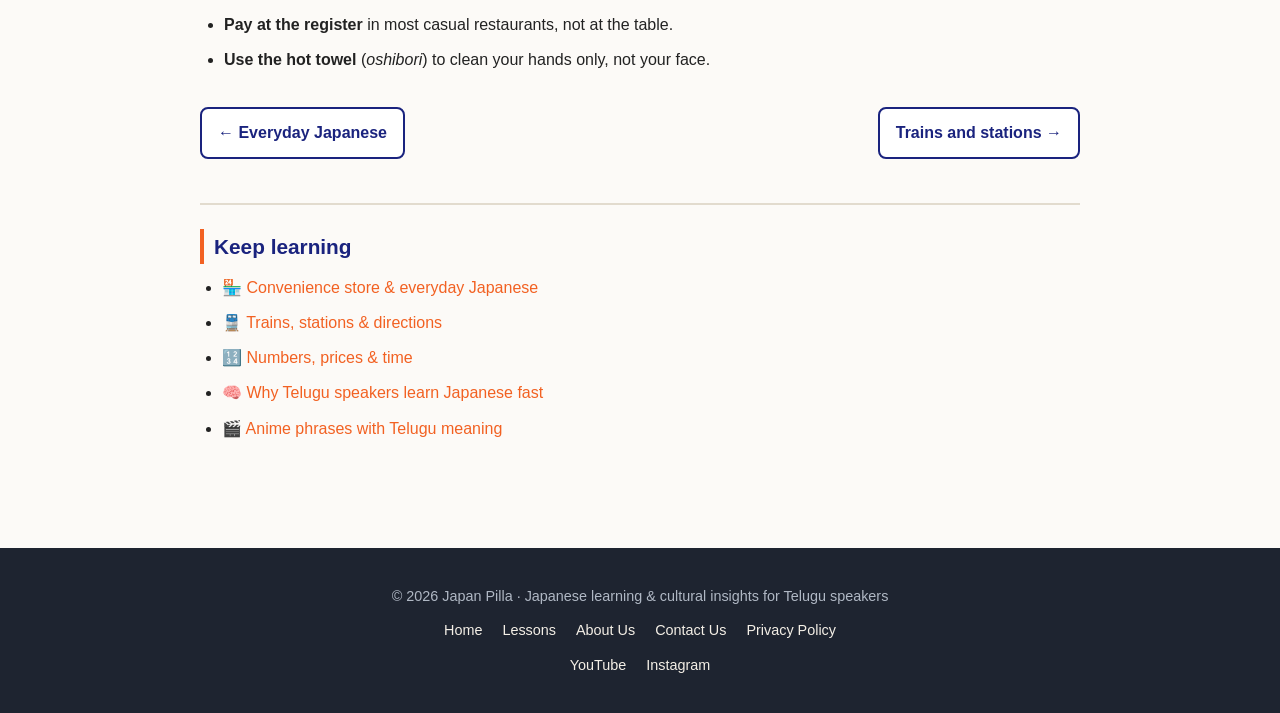
<file: restaurant-japanese.html>
<!DOCTYPE html>
<html lang="en">
<head>
  <meta charset="UTF-8">
  <meta name="viewport" content="width=device-width, initial-scale=1">
  <title>Japanese for Ordering Food, Vegetarian Requests &amp; Dashi | Japan Pilla</title>
  <meta name="description" content="Order food in Japan with confidence: phrases for restaurants, vegetarian and egg-free requests, dashi warnings and paying the bill, explained in Telugu.">
  <link rel="canonical" href="https://japanpilla.github.io/restaurant-japanese.html">
  <meta property="og:title" content="Japanese for Ordering Food, Vegetarian Requests &amp; Dashi | Japan Pilla">
  <meta property="og:description" content="Order food in Japan with confidence: phrases for restaurants, vegetarian and egg-free requests, dashi warnings and paying the bill, explained in Telugu.">
  <meta property="og:type" content="website">
  <meta property="og:url" content="https://japanpilla.github.io/restaurant-japanese.html">
  <link rel="stylesheet" href="style.css">
  <script async src="https://pagead2.googlesyndication.com/pagead/js/adsbygoogle.js?client=ca-pub-6555063757397765" crossorigin="anonymous"></script>
  
</head>
<body>

<header>
  <div class="nav-wrap">
    <a href="index.html" class="logo">🇯🇵 Japan Pilla</a>
    <nav aria-label="Main">
      <a href="index.html">Home</a>
      <a href="lessons.html" class="active" aria-current="page">Lessons</a>
      <a href="tokyo-life-guide.html">Tokyo Life</a>
      <a href="anime-india-hyderabad.html">Anime India</a>
      <a href="about.html">About</a>
      <a href="contact.html">Contact</a>
    </nav>
  </div>
</header>

<main class="container">
<article>
<h1>Japanese for Ordering Food: Restaurants, Ramen Shops and Vegetarian Requests</h1>
<p class="byline">By <a href="about.html">japanpilla</a>, a Telugu creator based in Tokyo · Updated October 2026</p>
<p class="lead">Eating out is one of the best parts of Japan. It is also where beginners feel most nervous. This lesson gives you the sentences for walking in, ordering, explaining what you cannot eat, and paying, with Telugu explanations and a few habits that make dining easier.</p>

<div class="toc"><strong>On this page</strong>
<ul><li><a href="#enter">Walking in and ordering</a></li><li><a href="#diet">Vegetarian, egg-free and spice requests</a></li><li><a href="#tips">The dashi problem for vegetarians</a></li><li><a href="#sample">A full ramen shop conversation</a></li><li><a href="#pay">Eating well and paying</a></li><li><a href="#manners">Manners worth knowing</a></li></ul></div>

<h2 id="enter">1. Walking in and ordering</h2>
<p>Staff will shout <em>irasshaimase</em> as you enter. You do not need to reply. Some shops are sit-down restaurants, and some, especially ramen and gyudon shops, use a <strong>ticket machine</strong> (<span class="jp">食券機</span>, <em>shokkenki</em>) at the entrance. You pick the dish and pay at the machine, then give the ticket to staff. If you are not sure, ask <em>sumimasen, kore wa dou shimasu ka?</em> ("Excuse me, what do I do here?").</p>
<div class="table-wrap"><table>
<thead><tr><th>Japanese</th><th>Romaji</th><th>Meaning</th><th>తెలుగు అర్థం</th><th>When to use it</th></tr></thead>
<tbody>
<tr><td class="jp">何名様ですか</td><td class="ro">Nanmei-sama desu ka?</td><td>How many people?</td><td class="te" lang="te">ఎంతమంది వచ్చారు?</td><td>Staff ask this. Answer with a number below.</td></tr>
<tr><td class="jp">一人です</td><td class="ro">Hitori desu</td><td>Just one person</td><td class="te" lang="te">ఒక్కరే.</td><td>ひとり (hitori) = one person.</td></tr>
<tr><td class="jp">二人です</td><td class="ro">Futari desu</td><td>Two people</td><td class="te" lang="te">ఇద్దరం.</td><td>三人です (san-nin desu) = three. After that, say the number plus 人 (nin).</td></tr>
<tr><td class="jp">メニューをください</td><td class="ro">Menyuu o kudasai</td><td>A menu, please</td><td class="te" lang="te">దయచేసి మెనూ ఇవ్వండి.</td><td>Many restaurants have picture menus, and some have English or QR codes.</td></tr>
<tr><td class="jp">おすすめは何ですか</td><td class="ro">Osusume wa nan desu ka?</td><td>What do you recommend?</td><td class="te" lang="te">మీరు ఏది సిఫార్సు చేస్తారు?</td><td>Good for a first visit to a ramen or set-meal shop.</td></tr>
<tr><td class="jp">これをください</td><td class="ro">Kore o kudasai</td><td>This one, please</td><td class="te" lang="te">ఇది ఇవ్వండి.</td><td>Point to the item on the menu and say it.</td></tr>
<tr><td class="jp">水をください</td><td class="ro">Mizu o kudasai</td><td>Water, please</td><td class="te" lang="te">దయచేసి నీళ్లు ఇవ్వండి.</td><td>Many restaurants bring free water or tea without being asked.</td></tr>
<tr><td class="jp">大盛りでお願いします</td><td class="ro">Oomori de onegaishimasu</td><td>A large portion, please</td><td class="te" lang="te">పెద్ద పరిమాణం ఇవ్వండి.</td><td>Some shops charge a little extra, others are free.</td></tr>
</tbody></table></div>

<h2 id="diet">2. Vegetarian, egg-free and spice requests</h2>
<p>Japan has fewer vegetarian options than India, and the language can be a barrier. Learn the words for the foods you avoid and say them clearly. Showing a short note on your phone also works well.</p>
<div class="table-wrap"><table>
<thead><tr><th>Japanese</th><th>Romaji</th><th>Meaning</th><th>తెలుగు అర్థం</th><th>When to use it</th></tr></thead>
<tbody>
<tr><td class="jp">私はベジタリアンです</td><td class="ro">Watashi wa bejitarian desu</td><td>I am vegetarian</td><td class="te" lang="te">నేను శాకాహారిని.</td><td>Say it first. Staff may still not understand fish or stock, so be specific.</td></tr>
<tr><td class="jp">肉は食べません</td><td class="ro">Niku wa tabemasen</td><td>I don&#x27;t eat meat</td><td class="te" lang="te">నేను మాంసం తినను.</td><td>肉 (niku) is meat. Add 豚 (buta, pork) or 牛 (gyuu, beef) for detail.</td></tr>
<tr><td class="jp">魚は食べません</td><td class="ro">Sakana wa tabemasen</td><td>I don&#x27;t eat fish</td><td class="te" lang="te">నేను చేపలు తినను.</td><td>魚 (sakana) is fish.</td></tr>
<tr><td class="jp">卵は食べません</td><td class="ro">Tamago wa tabemasen</td><td>I don&#x27;t eat eggs</td><td class="te" lang="te">నేను గుడ్లు తినను.</td><td>卵 (tamago) is egg.</td></tr>
<tr><td class="jp">魚のだしも使っていませんか</td><td class="ro">Sakana no dashi mo tsukatte imasen ka?</td><td>Is fish stock not used either?</td><td class="te" lang="te">చేపల రసం (డాషి) కూడా వాడలేదా?</td><td>The most important question for vegetarians. See the tip below.</td></tr>
<tr><td class="jp">辛くしてください</td><td class="ro">Karaku shite kudasai</td><td>Please make it spicy</td><td class="te" lang="te">కారంగా చేయండి.</td><td>Japanese spice is mild, so asking helps. Few shops will match Indian heat.</td></tr>
<tr><td class="jp">辛くしないでください</td><td class="ro">Karaku shinaide kudasai</td><td>Please don&#x27;t make it spicy</td><td class="te" lang="te">కారం వేయకండి.</td><td>For children or anyone sensitive to heat.</td></tr>
<tr><td class="jp">アレルギーがあります</td><td class="ro">Arerugii ga arimasu</td><td>I have an allergy</td><td class="te" lang="te">నాకు అలెర్జీ ఉంది.</td><td>Add what you are allergic to, like ピーナッツ (peanuts).</td></tr>
</tbody></table></div>

<h2 id="tips">3. The dashi problem for vegetarians</h2>
<div class="note"><p>Many dishes that look vegetarian, like miso soup, udon broth, simmered vegetables and even some rice dishes, are made with <strong>dashi</strong>, a stock that often contains dried bonito fish. The staff may say "no meat" and still be using it. This is why the sentence <em>Sakana no dashi mo tsukatte imasen ka?</em> is so useful. Even then, shops may not be able to guarantee anything, so check before you order, and consider choosing dishes like plain rice, vegetable tempura, salads or specialist vegetarian restaurants.</p></div>
<p>Cooking at home is easier because you control the ingredients. Look for the ingredient list on packages and search for the characters 魚 (fish), 肉 (meat) and 卵 (egg), and for <span class="jp">だし</span> (dashi) and <span class="jp">エキス</span> (extract).</p>

<h2 id="sample">4. A full ramen shop conversation</h2>
<div class="dialogue">
<div class="dlg"><span class="who">Staff</span><span class="jp">いらっしゃいませ！何名様ですか？</span><span class="ro">Irasshaimase! Nanmei-sama desu ka?</span><span class="en">Welcome! How many people?</span></div>
<div class="dlg"><span class="who">You</span><span class="jp">二人です。</span><span class="ro">Futari desu.</span><span class="en">Two people.</span></div>
<div class="dlg"><span class="who">Staff</span><span class="jp">こちらへどうぞ。</span><span class="ro">Kochira e douzo.</span><span class="en">This way, please.</span></div>
<div class="dlg"><span class="who">You</span><span class="jp">すみません、メニューをください。</span><span class="ro">Sumimasen, menyuu o kudasai.</span><span class="en">Excuse me, a menu please.</span></div>
<div class="dlg"><span class="who">You</span><span class="jp">私は魚を食べません。これは大丈夫ですか？</span><span class="ro">Watashi wa sakana o tabemasen. Kore wa daijoubu desu ka?</span><span class="en">I don&#x27;t eat fish. Is this one okay?</span></div>
<div class="dlg"><span class="who">Staff</span><span class="jp">はい、大丈夫です。</span><span class="ro">Hai, daijoubu desu.</span><span class="en">Yes, it&#x27;s fine.</span></div>
<div class="dlg"><span class="who">You</span><span class="jp">じゃあ、これを二つください。</span><span class="ro">Jaa, kore o futatsu kudasai.</span><span class="en">Then two of these, please.</span></div>
</div>
<p><em>Futatsu</em> means "two (things)". The full counting system is in our <a href="numbers-and-prices-japanese.html">numbers and prices lesson</a>.</p>

<h2 id="pay">5. Eating well and paying</h2>
<div class="table-wrap"><table>
<thead><tr><th>Japanese</th><th>Romaji</th><th>Meaning</th><th>తెలుగు అర్థం</th><th>When to use it</th></tr></thead>
<tbody>
<tr><td class="jp">いただきます</td><td class="ro">Itadakimasu</td><td>(said before eating)</td><td class="te" lang="te">తినడానికి ముందు చెప్పే కృతజ్ఞత మాట</td><td>Not a translation of &#x27;bon appetit&#x27;. It thanks everyone who made the meal.</td></tr>
<tr><td class="jp">おいしいです</td><td class="ro">Oishii desu</td><td>It&#x27;s delicious</td><td class="te" lang="te">చాలా రుచిగా ఉంది.</td><td>The best compliment to the cook. おいしかったです = &#x27;It was delicious&#x27;.</td></tr>
<tr><td class="jp">ごちそうさまでした</td><td class="ro">Gochisousama deshita</td><td>(said after eating)</td><td class="te" lang="te">భోజనం చేసిన తర్వాత చెప్పే ధన్యవాదాలు</td><td>Say it quietly when you leave. Staff will be pleased.</td></tr>
<tr><td class="jp">お会計をお願いします</td><td class="ro">Okaikei o onegaishimasu</td><td>The bill, please</td><td class="te" lang="te">దయచేసి బిల్లు ఇవ్వండి.</td><td>Often you pay at the register on your way out, not at the table.</td></tr>
<tr><td class="jp">別々でお願いします</td><td class="ro">Betsubetsu de onegaishimasu</td><td>Separate bills, please</td><td class="te" lang="te">విడివిడిగా బిల్లులు ఇవ్వండి.</td><td>Not every shop can split a bill, so ask politely.</td></tr>
<tr><td class="jp">お持ち帰りでお願いします</td><td class="ro">Omochikaeri de onegaishimasu</td><td>Takeaway, please</td><td class="te" lang="te">పార్సిల్ ఇవ్వండి.</td><td>持ち帰り (mochikaeri) means takeaway.</td></tr>
</tbody></table></div>

<h2 id="manners">6. Manners worth knowing</h2>
<ul>
<li><strong>There is no tipping.</strong> Do not leave money on the table. It can confuse staff, who may run after you to return it.</li>
<li><strong>Slurping noodles is normal.</strong> It is even seen as a sign that you are enjoying the ramen.</li>
<li><strong>Do not stick chopsticks upright in rice.</strong> It resembles a funeral offering. Rest them on the holder.</li>
<li><strong>Pay at the register</strong> in most casual restaurants, not at the table.</li>
<li><strong>Use the hot towel</strong> (<em>oshibori</em>) to clean your hands only, not your face.</li>
</ul>

<div class="pager"><a href="daily-life-japanese.html">← Everyday Japanese</a><a href="train-station-japanese.html">Trains and stations →</a></div>
<aside class="more"><h2>Keep learning</h2><ul><li><a href="daily-life-japanese.html">🏪 Convenience store &amp; everyday Japanese</a></li><li><a href="train-station-japanese.html">🚆 Trains, stations &amp; directions</a></li><li><a href="numbers-and-prices-japanese.html">🔢 Numbers, prices &amp; time</a></li><li><a href="japanese-for-telugu-speakers.html">🧠 Why Telugu speakers learn Japanese fast</a></li><li><a href="anime-japanese-phrases.html">🎬 Anime phrases with Telugu meaning</a></li></ul></aside>
</article>
</main>

<footer>
  <p>© 2026 Japan Pilla · Japanese learning &amp; cultural insights for Telugu speakers</p>
  <p class="foot-links">
    <a href="index.html">Home</a>
    <a href="lessons.html">Lessons</a>
    <a href="about.html">About Us</a>
    <a href="contact.html">Contact Us</a>
    <a href="privacy.html">Privacy Policy</a>
  </p>
  <p class="foot-social">
    <a href="https://www.youtube.com/@japan_pilla" target="_blank" rel="noopener">YouTube</a>
    <a href="https://www.instagram.com/japan_pilla" target="_blank" rel="noopener">Instagram</a>
  </p>
</footer>

</body>
</html>
</file>
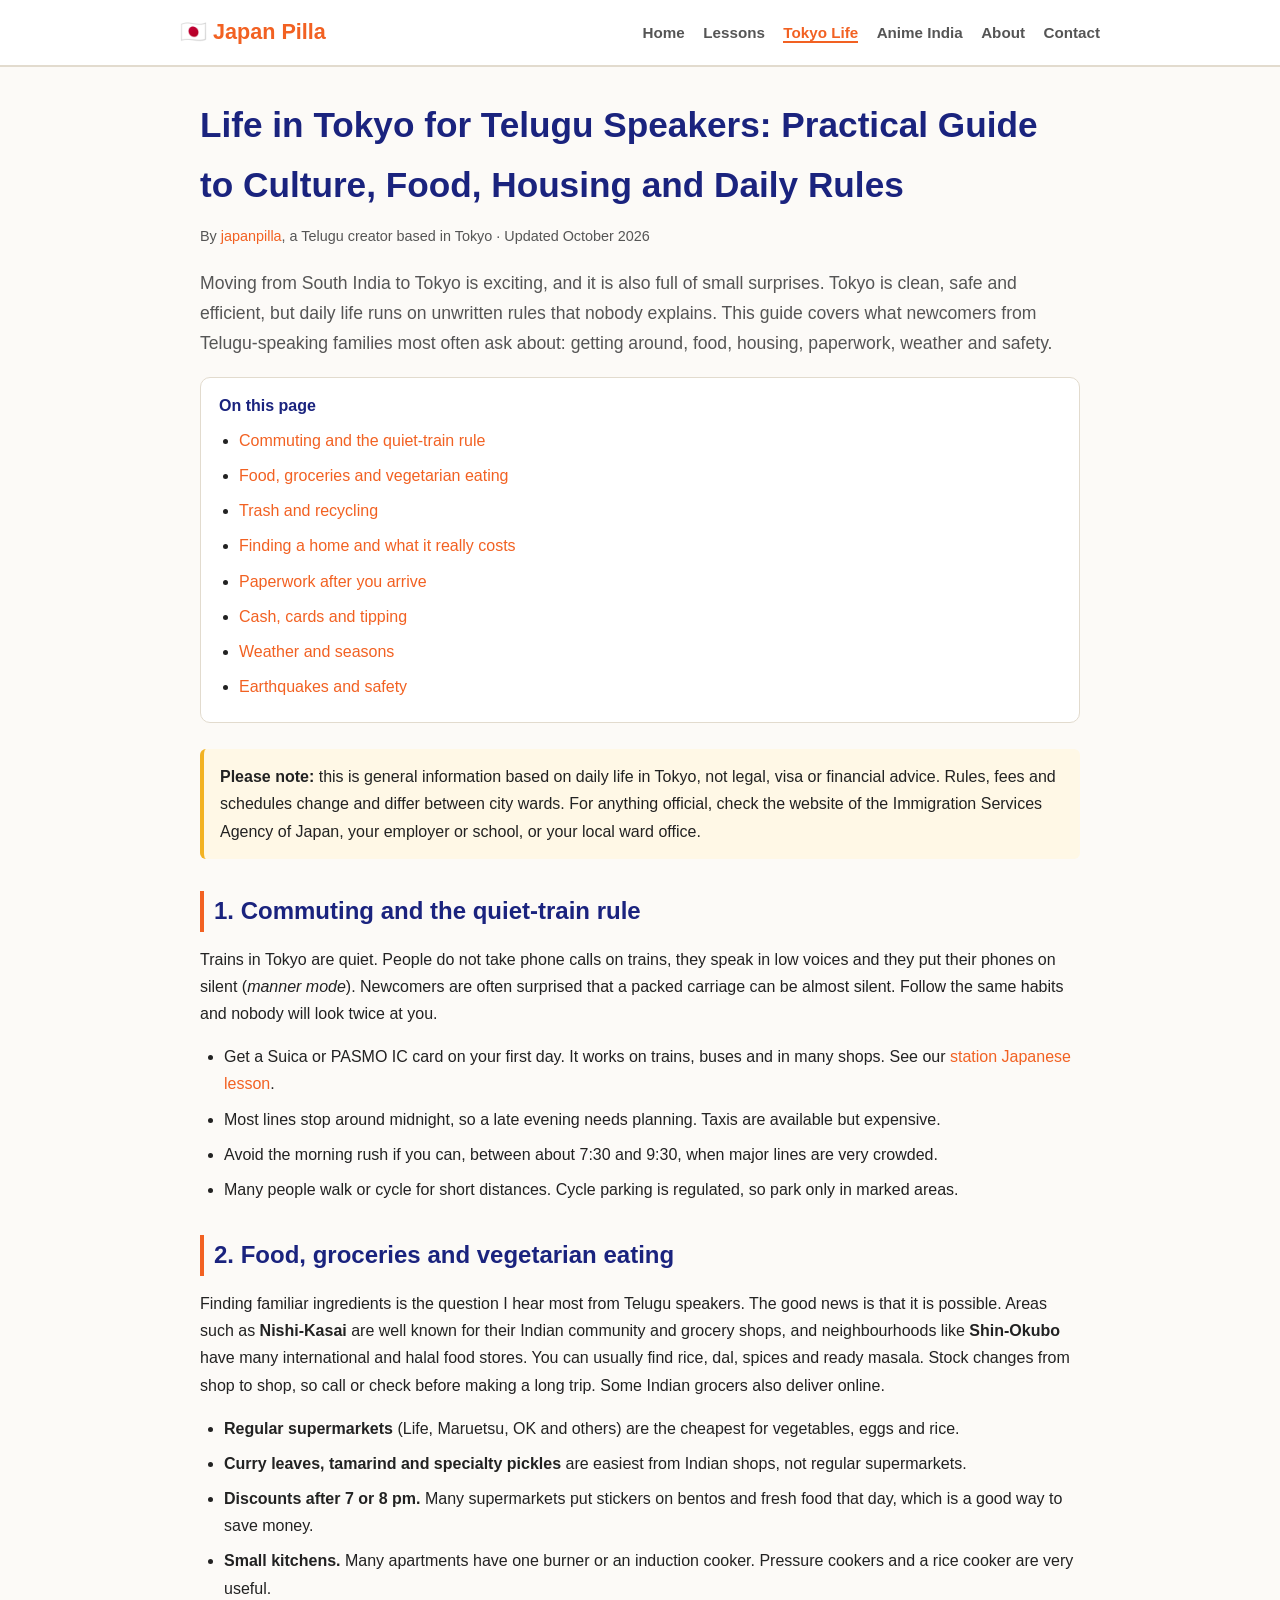
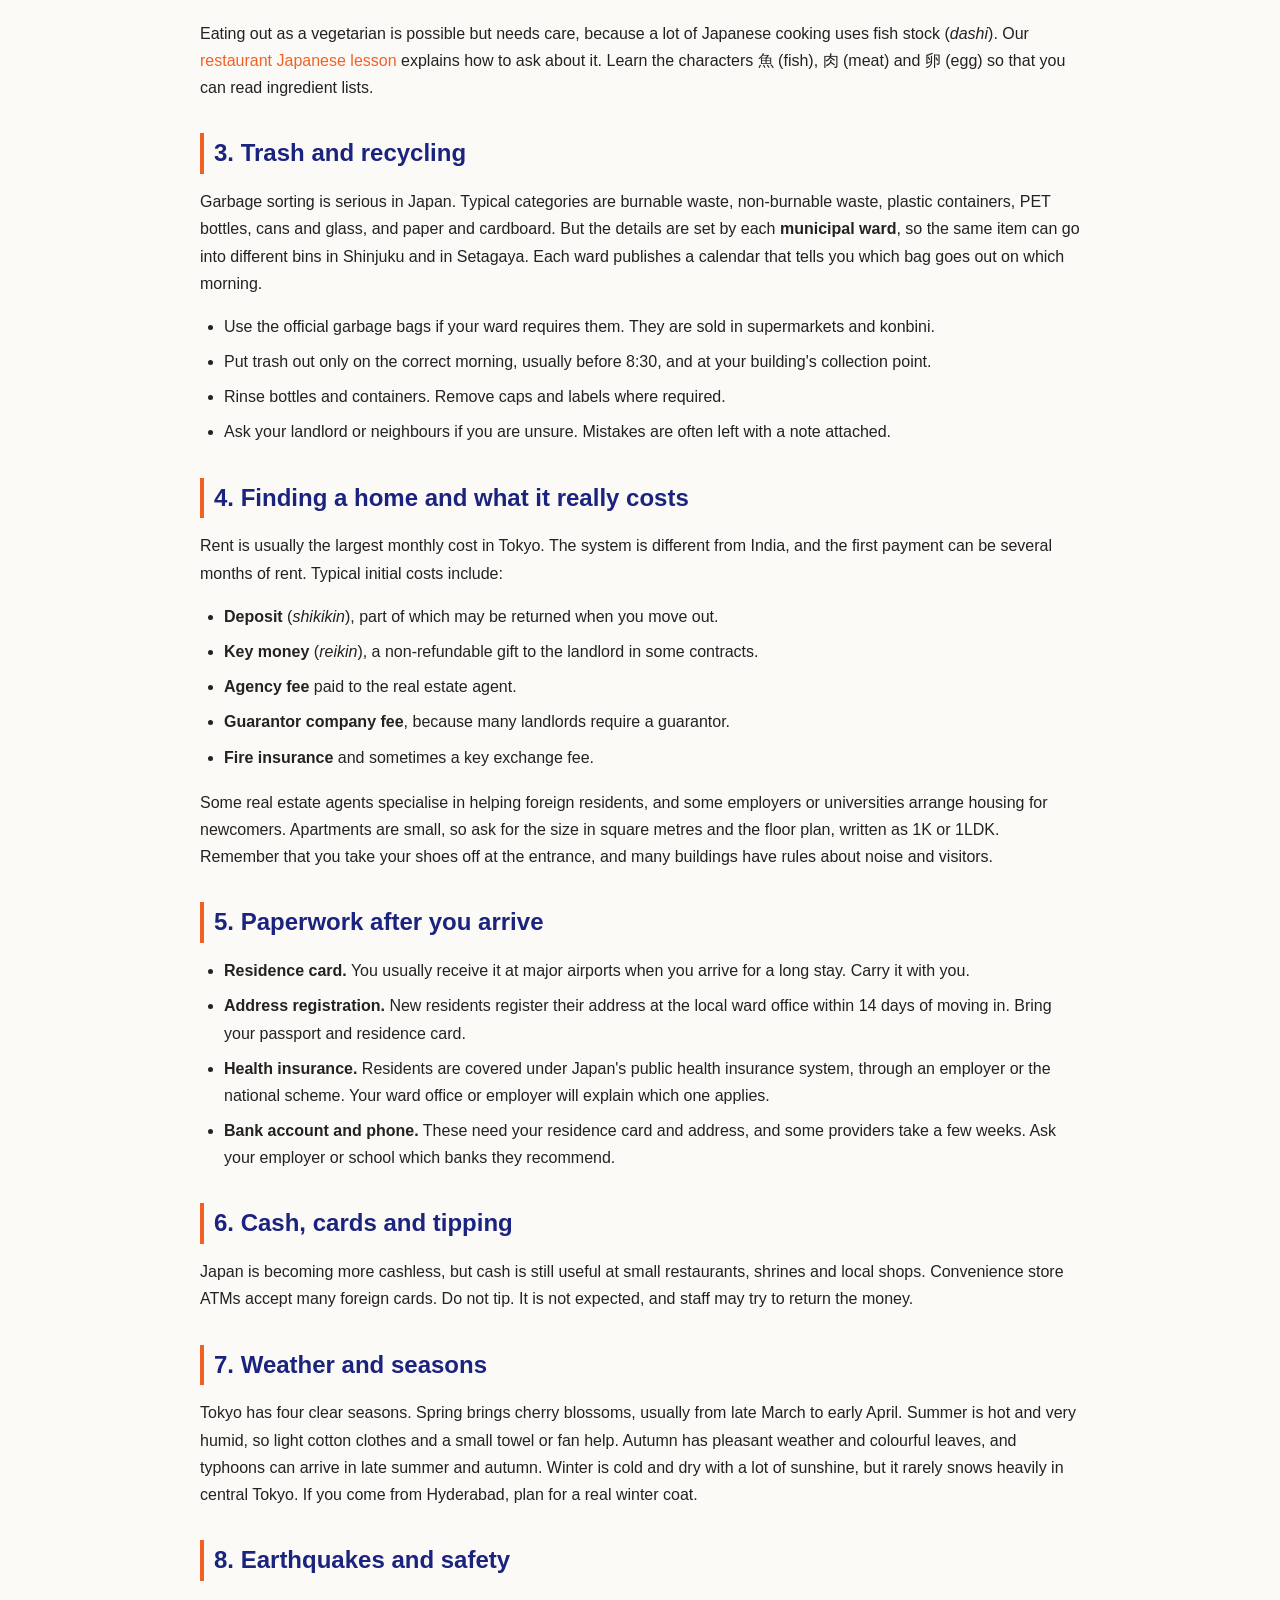
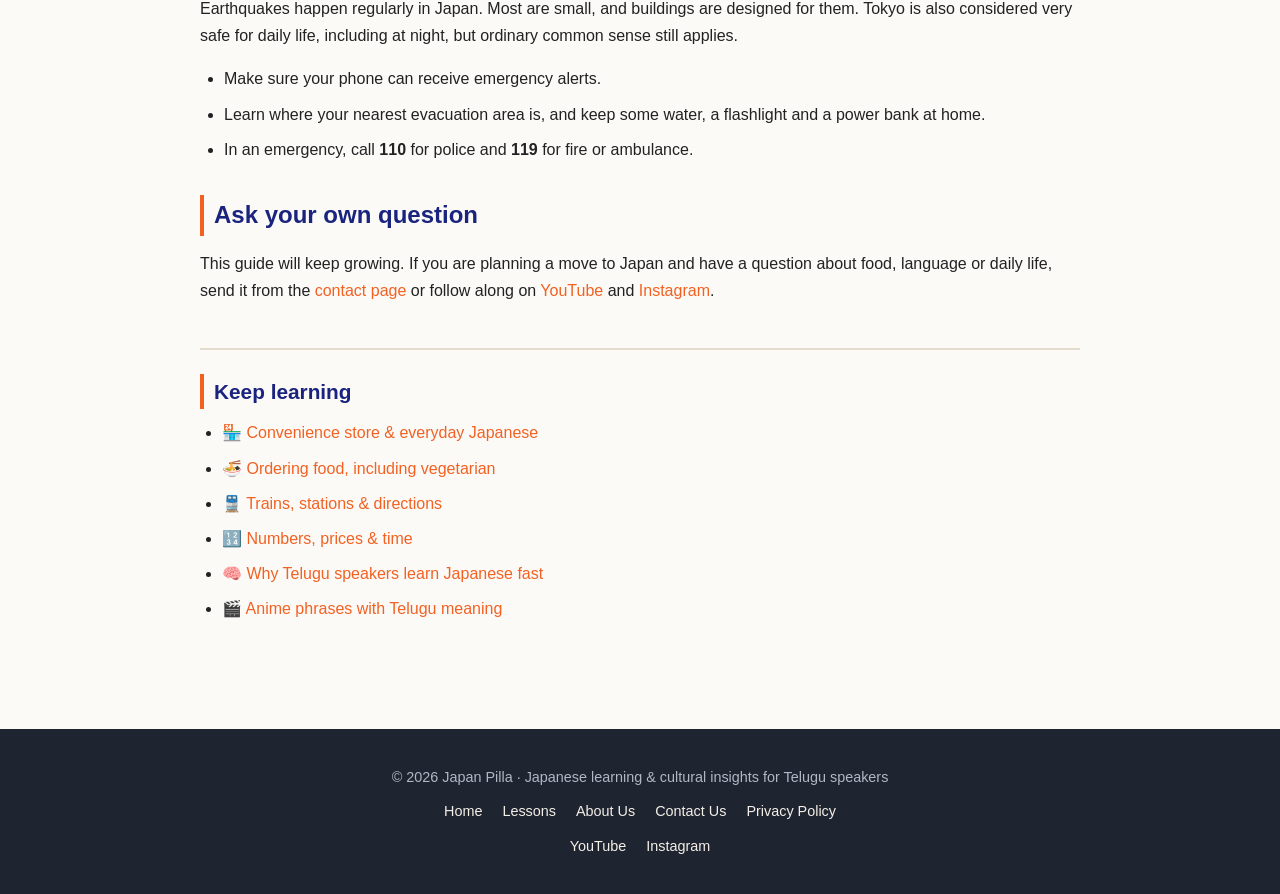
<file: tokyo-life-guide.html>
<!DOCTYPE html>
<html lang="en">
<head>
  <meta charset="UTF-8">
  <meta name="viewport" content="width=device-width, initial-scale=1">
  <title>Life in Tokyo for Telugu Speakers – Food, Housing, Trash &amp; Daily Rules | Japan Pilla</title>
  <meta name="description" content="A practical guide to living in Tokyo: quiet commuting, Indian groceries, vegetarian eating, trash rules, rental costs, paperwork and earthquake basics.">
  <link rel="canonical" href="https://japanpilla.github.io/tokyo-life-guide.html">
  <meta property="og:title" content="Life in Tokyo for Telugu Speakers – Food, Housing, Trash &amp; Daily Rules | Japan Pilla">
  <meta property="og:description" content="A practical guide to living in Tokyo: quiet commuting, Indian groceries, vegetarian eating, trash rules, rental costs, paperwork and earthquake basics.">
  <meta property="og:type" content="website">
  <meta property="og:url" content="https://japanpilla.github.io/tokyo-life-guide.html">
  <link rel="stylesheet" href="style.css">
  <script async src="https://pagead2.googlesyndication.com/pagead/js/adsbygoogle.js?client=ca-pub-6555063757397765" crossorigin="anonymous"></script>
  
</head>
<body>

<header>
  <div class="nav-wrap">
    <a href="index.html" class="logo">🇯🇵 Japan Pilla</a>
    <nav aria-label="Main">
      <a href="index.html">Home</a>
      <a href="lessons.html">Lessons</a>
      <a href="tokyo-life-guide.html" class="active" aria-current="page">Tokyo Life</a>
      <a href="anime-india-hyderabad.html">Anime India</a>
      <a href="about.html">About</a>
      <a href="contact.html">Contact</a>
    </nav>
  </div>
</header>

<main class="container">
<article>
<h1>Life in Tokyo for Telugu Speakers: Practical Guide to Culture, Food, Housing and Daily Rules</h1>
<p class="byline">By <a href="about.html">japanpilla</a>, a Telugu creator based in Tokyo · Updated October 2026</p>
<p class="lead">Moving from South India to Tokyo is exciting, and it is also full of small surprises. Tokyo is clean, safe and efficient, but daily life runs on unwritten rules that nobody explains. This guide covers what newcomers from Telugu-speaking families most often ask about: getting around, food, housing, paperwork, weather and safety.</p>

<div class="toc"><strong>On this page</strong>
<ul><li><a href="#commute">Commuting and the quiet-train rule</a></li><li><a href="#food">Food, groceries and vegetarian eating</a></li><li><a href="#trash">Trash and recycling</a></li><li><a href="#housing">Finding a home and what it really costs</a></li><li><a href="#admin">Paperwork after you arrive</a></li><li><a href="#money">Cash, cards and tipping</a></li><li><a href="#seasons">Weather and seasons</a></li><li><a href="#safety">Earthquakes and safety</a></li></ul></div>

<div class="note"><p><strong>Please note:</strong> this is general information based on daily life in Tokyo, not legal, visa or financial advice. Rules, fees and schedules change and differ between city wards. For anything official, check the website of the Immigration Services Agency of Japan, your employer or school, or your local ward office.</p></div>

<h2 id="commute">1. Commuting and the quiet-train rule</h2>
<p>Trains in Tokyo are quiet. People do not take phone calls on trains, they speak in low voices and they put their phones on silent (<em>manner mode</em>). Newcomers are often surprised that a packed carriage can be almost silent. Follow the same habits and nobody will look twice at you.</p>
<ul>
<li>Get a Suica or PASMO IC card on your first day. It works on trains, buses and in many shops. See our <a href="train-station-japanese.html">station Japanese lesson</a>.</li>
<li>Most lines stop around midnight, so a late evening needs planning. Taxis are available but expensive.</li>
<li>Avoid the morning rush if you can, between about 7:30 and 9:30, when major lines are very crowded.</li>
<li>Many people walk or cycle for short distances. Cycle parking is regulated, so park only in marked areas.</li>
</ul>

<h2 id="food">2. Food, groceries and vegetarian eating</h2>
<p>Finding familiar ingredients is the question I hear most from Telugu speakers. The good news is that it is possible. Areas such as <strong>Nishi-Kasai</strong> are well known for their Indian community and grocery shops, and neighbourhoods like <strong>Shin-Okubo</strong> have many international and halal food stores. You can usually find rice, dal, spices and ready masala. Stock changes from shop to shop, so call or check before making a long trip. Some Indian grocers also deliver online.</p>
<ul>
<li><strong>Regular supermarkets</strong> (Life, Maruetsu, OK and others) are the cheapest for vegetables, eggs and rice.</li>
<li><strong>Curry leaves, tamarind and specialty pickles</strong> are easiest from Indian shops, not regular supermarkets.</li>
<li><strong>Discounts after 7 or 8 pm.</strong> Many supermarkets put stickers on bentos and fresh food that day, which is a good way to save money.</li>
<li><strong>Small kitchens.</strong> Many apartments have one burner or an induction cooker. Pressure cookers and a rice cooker are very useful.</li>
</ul>
<p>Eating out as a vegetarian is possible but needs care, because a lot of Japanese cooking uses fish stock (<em>dashi</em>). Our <a href="restaurant-japanese.html">restaurant Japanese lesson</a> explains how to ask about it. Learn the characters 魚 (fish), 肉 (meat) and 卵 (egg) so that you can read ingredient lists.</p>

<h2 id="trash">3. Trash and recycling</h2>
<p>Garbage sorting is serious in Japan. Typical categories are burnable waste, non-burnable waste, plastic containers, PET bottles, cans and glass, and paper and cardboard. But the details are set by each <strong>municipal ward</strong>, so the same item can go into different bins in Shinjuku and in Setagaya. Each ward publishes a calendar that tells you which bag goes out on which morning.</p>
<ul>
<li>Use the official garbage bags if your ward requires them. They are sold in supermarkets and konbini.</li>
<li>Put trash out only on the correct morning, usually before 8:30, and at your building's collection point.</li>
<li>Rinse bottles and containers. Remove caps and labels where required.</li>
<li>Ask your landlord or neighbours if you are unsure. Mistakes are often left with a note attached.</li>
</ul>

<h2 id="housing">4. Finding a home and what it really costs</h2>
<p>Rent is usually the largest monthly cost in Tokyo. The system is different from India, and the first payment can be several months of rent. Typical initial costs include:</p>
<ul>
<li><strong>Deposit</strong> (<em>shikikin</em>), part of which may be returned when you move out.</li>
<li><strong>Key money</strong> (<em>reikin</em>), a non-refundable gift to the landlord in some contracts.</li>
<li><strong>Agency fee</strong> paid to the real estate agent.</li>
<li><strong>Guarantor company fee</strong>, because many landlords require a guarantor.</li>
<li><strong>Fire insurance</strong> and sometimes a key exchange fee.</li>
</ul>
<p>Some real estate agents specialise in helping foreign residents, and some employers or universities arrange housing for newcomers. Apartments are small, so ask for the size in square metres and the floor plan, written as 1K or 1LDK. Remember that you take your shoes off at the entrance, and many buildings have rules about noise and visitors.</p>

<h2 id="admin">5. Paperwork after you arrive</h2>
<ul>
<li><strong>Residence card.</strong> You usually receive it at major airports when you arrive for a long stay. Carry it with you.</li>
<li><strong>Address registration.</strong> New residents register their address at the local ward office within 14 days of moving in. Bring your passport and residence card.</li>
<li><strong>Health insurance.</strong> Residents are covered under Japan's public health insurance system, through an employer or the national scheme. Your ward office or employer will explain which one applies.</li>
<li><strong>Bank account and phone.</strong> These need your residence card and address, and some providers take a few weeks. Ask your employer or school which banks they recommend.</li>
</ul>

<h2 id="money">6. Cash, cards and tipping</h2>
<p>Japan is becoming more cashless, but cash is still useful at small restaurants, shrines and local shops. Convenience store ATMs accept many foreign cards. Do not tip. It is not expected, and staff may try to return the money.</p>

<h2 id="seasons">7. Weather and seasons</h2>
<p>Tokyo has four clear seasons. Spring brings cherry blossoms, usually from late March to early April. Summer is hot and very humid, so light cotton clothes and a small towel or fan help. Autumn has pleasant weather and colourful leaves, and typhoons can arrive in late summer and autumn. Winter is cold and dry with a lot of sunshine, but it rarely snows heavily in central Tokyo. If you come from Hyderabad, plan for a real winter coat.</p>

<h2 id="safety">8. Earthquakes and safety</h2>
<p>Earthquakes happen regularly in Japan. Most are small, and buildings are designed for them. Tokyo is also considered very safe for daily life, including at night, but ordinary common sense still applies.</p>
<ul>
<li>Make sure your phone can receive emergency alerts.</li>
<li>Learn where your nearest evacuation area is, and keep some water, a flashlight and a power bank at home.</li>
<li>In an emergency, call <strong>110</strong> for police and <strong>119</strong> for fire or ambulance.</li>
</ul>

<h2>Ask your own question</h2>
<p>This guide will keep growing. If you are planning a move to Japan and have a question about food, language or daily life, send it from the <a href="contact.html">contact page</a> or follow along on <a href="https://www.youtube.com/@japan_pilla" target="_blank" rel="noopener">YouTube</a> and <a href="https://www.instagram.com/japan_pilla" target="_blank" rel="noopener">Instagram</a>.</p>

<aside class="more"><h2>Keep learning</h2><ul><li><a href="daily-life-japanese.html">🏪 Convenience store &amp; everyday Japanese</a></li><li><a href="restaurant-japanese.html">🍜 Ordering food, including vegetarian</a></li><li><a href="train-station-japanese.html">🚆 Trains, stations &amp; directions</a></li><li><a href="numbers-and-prices-japanese.html">🔢 Numbers, prices &amp; time</a></li><li><a href="japanese-for-telugu-speakers.html">🧠 Why Telugu speakers learn Japanese fast</a></li><li><a href="anime-japanese-phrases.html">🎬 Anime phrases with Telugu meaning</a></li></ul></aside>
</article>
</main>

<footer>
  <p>© 2026 Japan Pilla · Japanese learning &amp; cultural insights for Telugu speakers</p>
  <p class="foot-links">
    <a href="index.html">Home</a>
    <a href="lessons.html">Lessons</a>
    <a href="about.html">About Us</a>
    <a href="contact.html">Contact Us</a>
    <a href="privacy.html">Privacy Policy</a>
  </p>
  <p class="foot-social">
    <a href="https://www.youtube.com/@japan_pilla" target="_blank" rel="noopener">YouTube</a>
    <a href="https://www.instagram.com/japan_pilla" target="_blank" rel="noopener">Instagram</a>
  </p>
</footer>

</body>
</html>
</file>
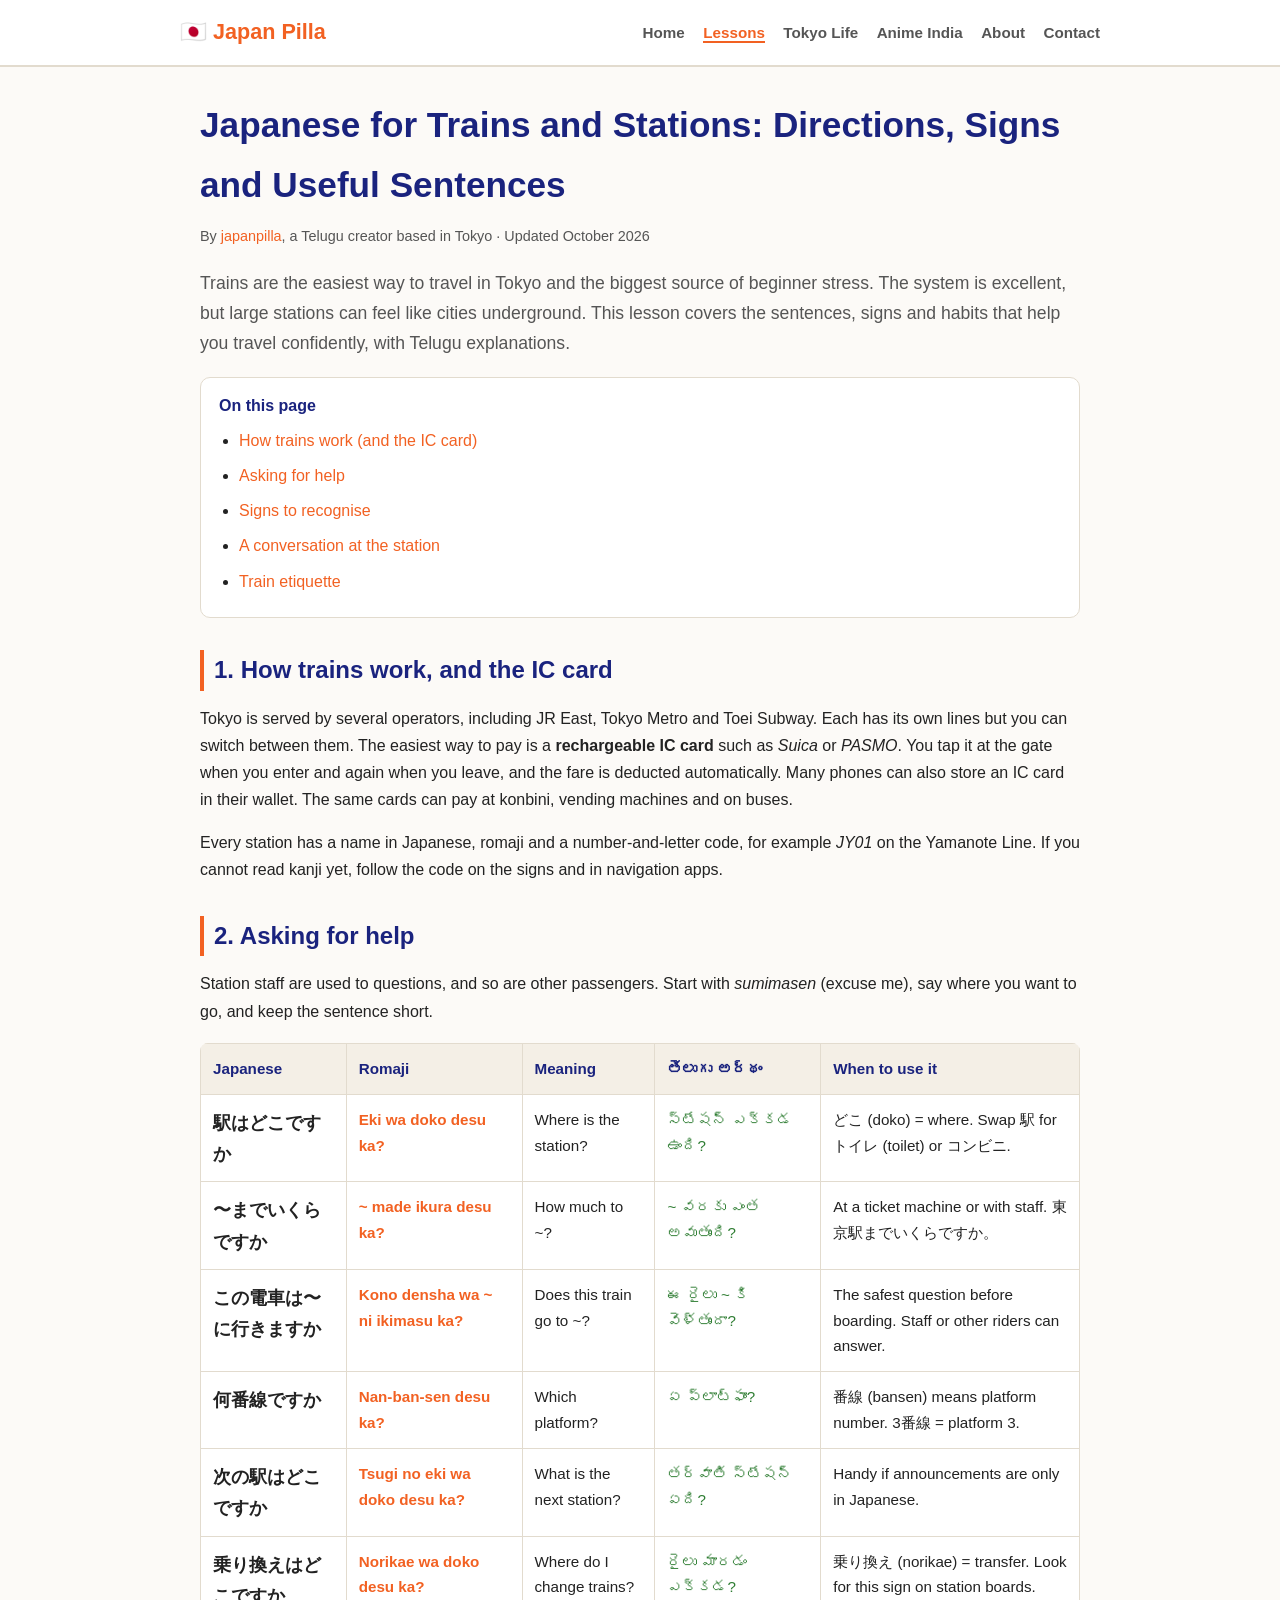
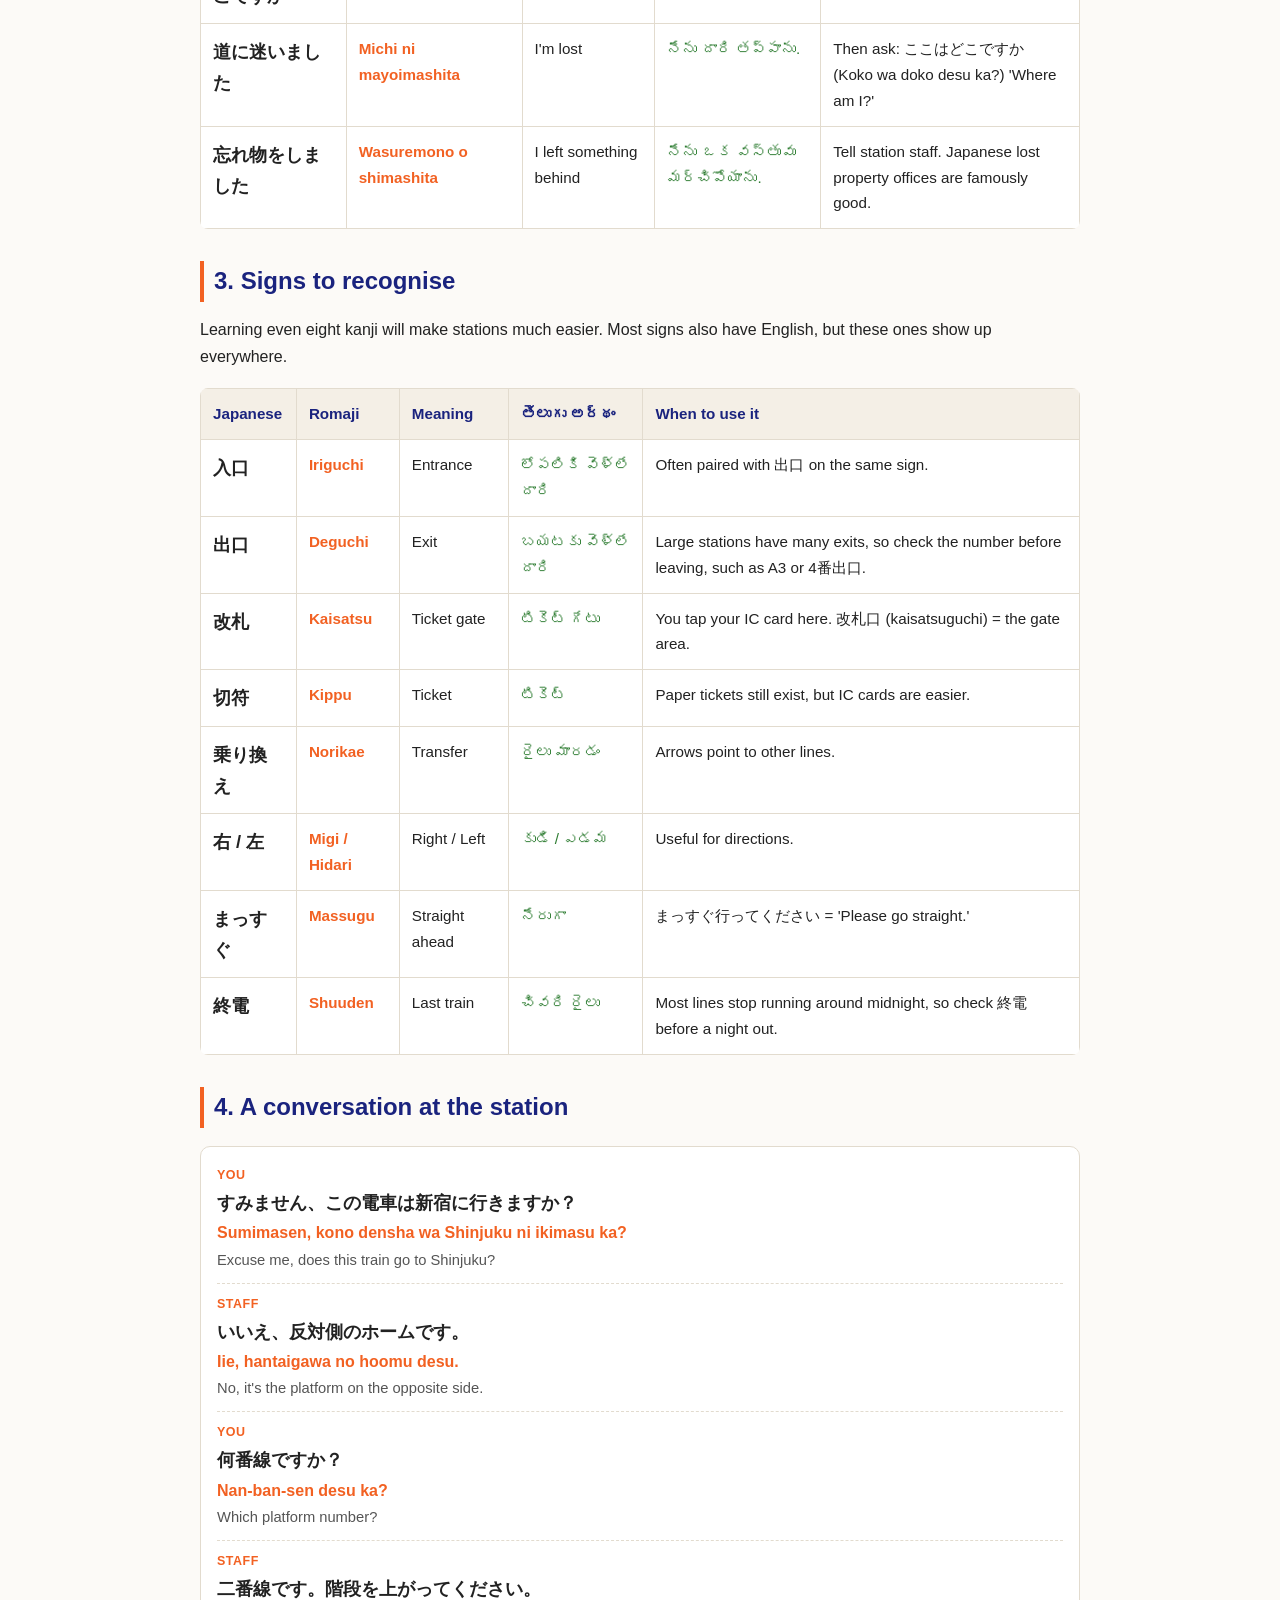
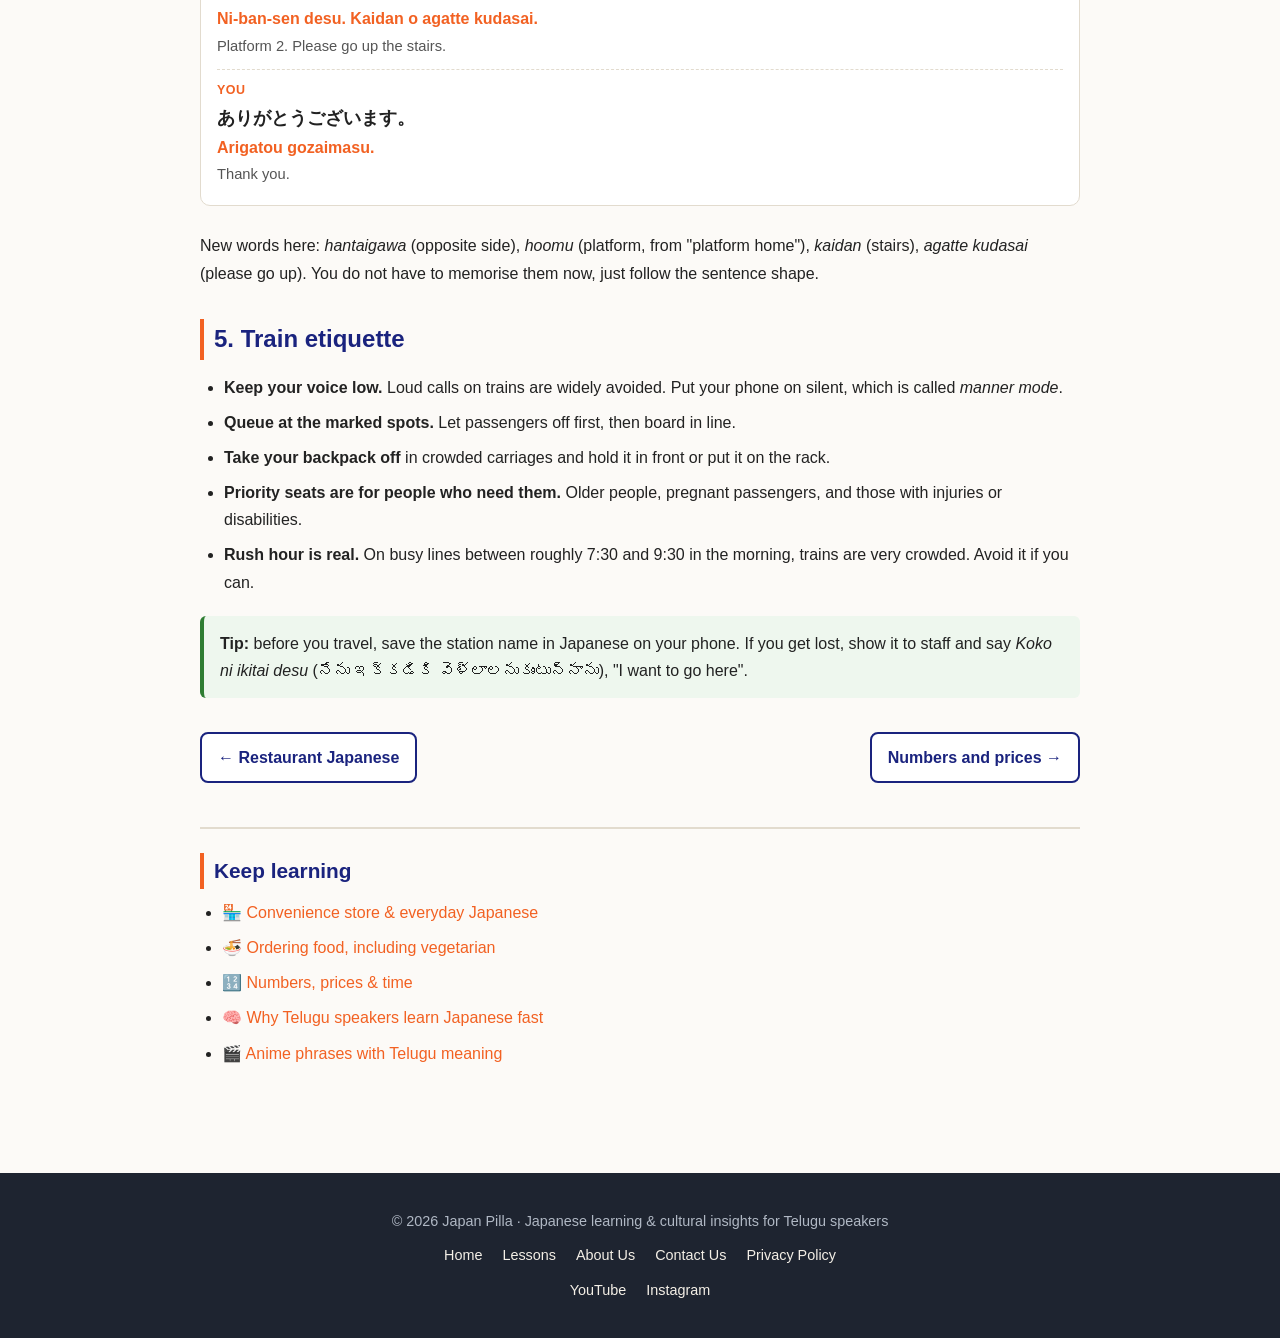
<file: train-station-japanese.html>
<!DOCTYPE html>
<html lang="en">
<head>
  <meta charset="UTF-8">
  <meta name="viewport" content="width=device-width, initial-scale=1">
  <title>Japanese for Trains &amp; Stations: Directions, Signs &amp; IC Cards | Japan Pilla</title>
  <meta name="description" content="Useful Japanese for Tokyo trains: IC cards, station signs, asking for platforms and directions, and train etiquette, with Telugu meanings.">
  <link rel="canonical" href="https://japanpilla.github.io/train-station-japanese.html">
  <meta property="og:title" content="Japanese for Trains &amp; Stations: Directions, Signs &amp; IC Cards | Japan Pilla">
  <meta property="og:description" content="Useful Japanese for Tokyo trains: IC cards, station signs, asking for platforms and directions, and train etiquette, with Telugu meanings.">
  <meta property="og:type" content="website">
  <meta property="og:url" content="https://japanpilla.github.io/train-station-japanese.html">
  <link rel="stylesheet" href="style.css">
  <script async src="https://pagead2.googlesyndication.com/pagead/js/adsbygoogle.js?client=ca-pub-6555063757397765" crossorigin="anonymous"></script>
  
</head>
<body>

<header>
  <div class="nav-wrap">
    <a href="index.html" class="logo">🇯🇵 Japan Pilla</a>
    <nav aria-label="Main">
      <a href="index.html">Home</a>
      <a href="lessons.html" class="active" aria-current="page">Lessons</a>
      <a href="tokyo-life-guide.html">Tokyo Life</a>
      <a href="anime-india-hyderabad.html">Anime India</a>
      <a href="about.html">About</a>
      <a href="contact.html">Contact</a>
    </nav>
  </div>
</header>

<main class="container">
<article>
<h1>Japanese for Trains and Stations: Directions, Signs and Useful Sentences</h1>
<p class="byline">By <a href="about.html">japanpilla</a>, a Telugu creator based in Tokyo · Updated October 2026</p>
<p class="lead">Trains are the easiest way to travel in Tokyo and the biggest source of beginner stress. The system is excellent, but large stations can feel like cities underground. This lesson covers the sentences, signs and habits that help you travel confidently, with Telugu explanations.</p>

<div class="toc"><strong>On this page</strong>
<ul><li><a href="#basics">How trains work (and the IC card)</a></li><li><a href="#ask">Asking for help</a></li><li><a href="#signs">Signs to recognise</a></li><li><a href="#sample">A conversation at the station</a></li><li><a href="#etiquette">Train etiquette</a></li></ul></div>

<h2 id="basics">1. How trains work, and the IC card</h2>
<p>Tokyo is served by several operators, including JR East, Tokyo Metro and Toei Subway. Each has its own lines but you can switch between them. The easiest way to pay is a <strong>rechargeable IC card</strong> such as <em>Suica</em> or <em>PASMO</em>. You tap it at the gate when you enter and again when you leave, and the fare is deducted automatically. Many phones can also store an IC card in their wallet. The same cards can pay at konbini, vending machines and on buses.</p>
<p>Every station has a name in Japanese, romaji and a number-and-letter code, for example <em>JY01</em> on the Yamanote Line. If you cannot read kanji yet, follow the code on the signs and in navigation apps.</p>

<h2 id="ask">2. Asking for help</h2>
<p>Station staff are used to questions, and so are other passengers. Start with <em>sumimasen</em> (excuse me), say where you want to go, and keep the sentence short.</p>
<div class="table-wrap"><table>
<thead><tr><th>Japanese</th><th>Romaji</th><th>Meaning</th><th>తెలుగు అర్థం</th><th>When to use it</th></tr></thead>
<tbody>
<tr><td class="jp">駅はどこですか</td><td class="ro">Eki wa doko desu ka?</td><td>Where is the station?</td><td class="te" lang="te">స్టేషన్ ఎక్కడ ఉంది?</td><td>どこ (doko) = where. Swap 駅 for トイレ (toilet) or コンビニ.</td></tr>
<tr><td class="jp">〜までいくらですか</td><td class="ro">~ made ikura desu ka?</td><td>How much to ~?</td><td class="te" lang="te">~ వరకు ఎంత అవుతుంది?</td><td>At a ticket machine or with staff. 東京駅までいくらですか。</td></tr>
<tr><td class="jp">この電車は〜に行きますか</td><td class="ro">Kono densha wa ~ ni ikimasu ka?</td><td>Does this train go to ~?</td><td class="te" lang="te">ఈ రైలు ~ కి వెళ్తుందా?</td><td>The safest question before boarding. Staff or other riders can answer.</td></tr>
<tr><td class="jp">何番線ですか</td><td class="ro">Nan-ban-sen desu ka?</td><td>Which platform?</td><td class="te" lang="te">ఏ ప్లాట్‌ఫాం?</td><td>番線 (bansen) means platform number. 3番線 = platform 3.</td></tr>
<tr><td class="jp">次の駅はどこですか</td><td class="ro">Tsugi no eki wa doko desu ka?</td><td>What is the next station?</td><td class="te" lang="te">తర్వాతి స్టేషన్ ఏది?</td><td>Handy if announcements are only in Japanese.</td></tr>
<tr><td class="jp">乗り換えはどこですか</td><td class="ro">Norikae wa doko desu ka?</td><td>Where do I change trains?</td><td class="te" lang="te">రైలు మారడం ఎక్కడ?</td><td>乗り換え (norikae) = transfer. Look for this sign on station boards.</td></tr>
<tr><td class="jp">道に迷いました</td><td class="ro">Michi ni mayoimashita</td><td>I&#x27;m lost</td><td class="te" lang="te">నేను దారి తప్పాను.</td><td>Then ask: ここはどこですか (Koko wa doko desu ka?) &#x27;Where am I?&#x27;</td></tr>
<tr><td class="jp">忘れ物をしました</td><td class="ro">Wasuremono o shimashita</td><td>I left something behind</td><td class="te" lang="te">నేను ఒక వస్తువు మర్చిపోయాను.</td><td>Tell station staff. Japanese lost property offices are famously good.</td></tr>
</tbody></table></div>

<h2 id="signs">3. Signs to recognise</h2>
<p>Learning even eight kanji will make stations much easier. Most signs also have English, but these ones show up everywhere.</p>
<div class="table-wrap"><table>
<thead><tr><th>Japanese</th><th>Romaji</th><th>Meaning</th><th>తెలుగు అర్థం</th><th>When to use it</th></tr></thead>
<tbody>
<tr><td class="jp">入口</td><td class="ro">Iriguchi</td><td>Entrance</td><td class="te" lang="te">లోపలికి వెళ్లే దారి</td><td>Often paired with 出口 on the same sign.</td></tr>
<tr><td class="jp">出口</td><td class="ro">Deguchi</td><td>Exit</td><td class="te" lang="te">బయటకు వెళ్లే దారి</td><td>Large stations have many exits, so check the number before leaving, such as A3 or 4番出口.</td></tr>
<tr><td class="jp">改札</td><td class="ro">Kaisatsu</td><td>Ticket gate</td><td class="te" lang="te">టికెట్ గేటు</td><td>You tap your IC card here. 改札口 (kaisatsuguchi) = the gate area.</td></tr>
<tr><td class="jp">切符</td><td class="ro">Kippu</td><td>Ticket</td><td class="te" lang="te">టికెట్</td><td>Paper tickets still exist, but IC cards are easier.</td></tr>
<tr><td class="jp">乗り換え</td><td class="ro">Norikae</td><td>Transfer</td><td class="te" lang="te">రైలు మారడం</td><td>Arrows point to other lines.</td></tr>
<tr><td class="jp">右 / 左</td><td class="ro">Migi / Hidari</td><td>Right / Left</td><td class="te" lang="te">కుడి / ఎడమ</td><td>Useful for directions.</td></tr>
<tr><td class="jp">まっすぐ</td><td class="ro">Massugu</td><td>Straight ahead</td><td class="te" lang="te">నేరుగా</td><td>まっすぐ行ってください = &#x27;Please go straight.&#x27;</td></tr>
<tr><td class="jp">終電</td><td class="ro">Shuuden</td><td>Last train</td><td class="te" lang="te">చివరి రైలు</td><td>Most lines stop running around midnight, so check 終電 before a night out.</td></tr>
</tbody></table></div>

<h2 id="sample">4. A conversation at the station</h2>
<div class="dialogue">
<div class="dlg"><span class="who">You</span><span class="jp">すみません、この電車は新宿に行きますか？</span><span class="ro">Sumimasen, kono densha wa Shinjuku ni ikimasu ka?</span><span class="en">Excuse me, does this train go to Shinjuku?</span></div>
<div class="dlg"><span class="who">Staff</span><span class="jp">いいえ、反対側のホームです。</span><span class="ro">Iie, hantaigawa no hoomu desu.</span><span class="en">No, it&#x27;s the platform on the opposite side.</span></div>
<div class="dlg"><span class="who">You</span><span class="jp">何番線ですか？</span><span class="ro">Nan-ban-sen desu ka?</span><span class="en">Which platform number?</span></div>
<div class="dlg"><span class="who">Staff</span><span class="jp">二番線です。階段を上がってください。</span><span class="ro">Ni-ban-sen desu. Kaidan o agatte kudasai.</span><span class="en">Platform 2. Please go up the stairs.</span></div>
<div class="dlg"><span class="who">You</span><span class="jp">ありがとうございます。</span><span class="ro">Arigatou gozaimasu.</span><span class="en">Thank you.</span></div>
</div>
<p>New words here: <em>hantaigawa</em> (opposite side), <em>hoomu</em> (platform, from "platform home"), <em>kaidan</em> (stairs), <em>agatte kudasai</em> (please go up). You do not have to memorise them now, just follow the sentence shape.</p>

<h2 id="etiquette">5. Train etiquette</h2>
<ul>
<li><strong>Keep your voice low.</strong> Loud calls on trains are widely avoided. Put your phone on silent, which is called <em>manner mode</em>.</li>
<li><strong>Queue at the marked spots.</strong> Let passengers off first, then board in line.</li>
<li><strong>Take your backpack off</strong> in crowded carriages and hold it in front or put it on the rack.</li>
<li><strong>Priority seats are for people who need them.</strong> Older people, pregnant passengers, and those with injuries or disabilities.</li>
<li><strong>Rush hour is real.</strong> On busy lines between roughly 7:30 and 9:30 in the morning, trains are very crowded. Avoid it if you can.</li>
</ul>

<div class="tip"><p><strong>Tip:</strong> before you travel, save the station name in Japanese on your phone. If you get lost, show it to staff and say <em>Koko ni ikitai desu</em> (<span lang="te">నేను ఇక్కడికి వెళ్లాలనుకుంటున్నాను</span>), "I want to go here".</p></div>

<div class="pager"><a href="restaurant-japanese.html">← Restaurant Japanese</a><a href="numbers-and-prices-japanese.html">Numbers and prices →</a></div>
<aside class="more"><h2>Keep learning</h2><ul><li><a href="daily-life-japanese.html">🏪 Convenience store &amp; everyday Japanese</a></li><li><a href="restaurant-japanese.html">🍜 Ordering food, including vegetarian</a></li><li><a href="numbers-and-prices-japanese.html">🔢 Numbers, prices &amp; time</a></li><li><a href="japanese-for-telugu-speakers.html">🧠 Why Telugu speakers learn Japanese fast</a></li><li><a href="anime-japanese-phrases.html">🎬 Anime phrases with Telugu meaning</a></li></ul></aside>
</article>
</main>

<footer>
  <p>© 2026 Japan Pilla · Japanese learning &amp; cultural insights for Telugu speakers</p>
  <p class="foot-links">
    <a href="index.html">Home</a>
    <a href="lessons.html">Lessons</a>
    <a href="about.html">About Us</a>
    <a href="contact.html">Contact Us</a>
    <a href="privacy.html">Privacy Policy</a>
  </p>
  <p class="foot-social">
    <a href="https://www.youtube.com/@japan_pilla" target="_blank" rel="noopener">YouTube</a>
    <a href="https://www.instagram.com/japan_pilla" target="_blank" rel="noopener">Instagram</a>
  </p>
</footer>

</body>
</html>
</file>
<file: style.css>
:root {
  --primary: #f26122;
  --primary-dark: #d44c10;
  --secondary: #1a237e;
  --bg: #fcfaf7;
  --surface: #ffffff;
  --text: #222222;
  --text-muted: #555555;
  --border: #e2dbce;
}
* { box-sizing: border-box; margin: 0; padding: 0; }
body {
  font-family: -apple-system, BlinkMacSystemFont, "Segoe UI", Roboto, Oxygen, Ubuntu, Cantarell, sans-serif;
  background: var(--bg);
  color: var(--text);
  line-height: 1.7;
}
a { color: var(--primary); text-decoration: none; }
a:hover { text-decoration: underline; }

header {
  background: var(--surface);
  border-bottom: 2px solid var(--border);
  position: sticky; top: 0; z-index: 100;
}
.nav-wrap {
  max-width: 960px; margin: 0 auto;
  display: flex; justify-content: space-between; align-items: center;
  padding: 14px 20px; flex-wrap: wrap; gap: 10px;
}
.logo { font-size: 1.35rem; font-weight: 900; color: var(--primary); }
nav a { margin-left: 14px; font-weight: 600; color: var(--text-muted); font-size: 0.95rem; }
nav a:hover { color: var(--primary); }

.container { max-width: 920px; margin: 0 auto; padding: 28px 20px; }

/* Event Hero Box */
.event-hero {
  background: #fff;
  border: 2px solid var(--primary);
  border-radius: 14px;
  padding: 32px 24px;
  text-align: center;
  margin-bottom: 32px;
  box-shadow: 0 4px 14px rgba(242, 97, 34, 0.12);
}
.badge {
  display: inline-block;
  background: #fff3ed;
  color: var(--primary);
  font-weight: 800;
  font-size: 0.85rem;
  padding: 4px 12px;
  border-radius: 999px;
  margin-bottom: 12px;
  border: 1px solid var(--primary);
}
.event-hero h1 { font-size: 2.2rem; color: var(--secondary); margin-bottom: 6px; }
.event-tagline { font-size: 1.15rem; color: var(--text-muted); font-weight: 600; margin-bottom: 20px; }

.event-meta-box {
  background: #faf8f5;
  border: 1px dashed var(--border);
  border-radius: 10px;
  padding: 16px;
  margin: 18px auto 24px;
  max-width: 640px;
  display: grid;
  gap: 8px;
  text-align: left;
  font-size: 0.95rem;
}
.cta-actions { display: flex; gap: 12px; justify-content: center; flex-wrap: wrap; }
.btn-primary {
  background: var(--primary);
  color: #fff !important;
  font-weight: 800;
  padding: 12px 26px;
  border-radius: 8px;
  text-decoration: none !important;
  box-shadow: 0 3px 6px rgba(0,0,0,0.1);
}
.btn-primary:hover { background: var(--primary-dark); }
.btn-secondary {
  background: #fff;
  color: var(--secondary) !important;
  border: 2px solid var(--secondary);
  font-weight: 700;
  padding: 10px 22px;
  border-radius: 8px;
  text-decoration: none !important;
}

.site-intro { margin: 28px 0 20px; }
.site-intro h2 { font-size: 1.5rem; color: var(--secondary); margin-bottom: 6px; }
.site-intro p { color: var(--text-muted); }

.grid { display: grid; grid-template-columns: repeat(auto-fit, minmax(280px, 1fr)); gap: 20px; margin-top: 18px; }
.card {
  background: #fff; border: 1px solid var(--border);
  border-radius: 10px; padding: 22px; transition: transform .15s;
}
.card:hover { transform: translateY(-3px); }
.card h3 { font-size: 1.2rem; color: var(--secondary); margin-bottom: 10px; }
.card p { color: var(--text-muted); font-size: 0.95rem; margin-bottom: 14px; }
.read-more { font-weight: 700; color: var(--primary); }

table { width: 100%; border-collapse: collapse; margin: 24px 0; background: #fff; }
th, td { border: 1px solid var(--border); padding: 12px; text-align: left; }
th { background: #f4efe6; color: var(--secondary); font-weight: 700; }
.jp { font-size: 1.15rem; font-weight: 700; }
.ro { color: var(--primary); font-weight: 600; }
.te { color: #2e7d32; font-weight: 500; }

article h1 { font-size: 2.2rem; color: var(--secondary); margin-bottom: 16px; }
article h2 { font-size: 1.5rem; color: var(--secondary); margin: 32px 0 14px; border-left: 4px solid var(--primary); padding-left: 10px; }
article p { margin-bottom: 16px; }

footer {
  background: #1e2430; color: #b0b8c4; text-align: center;
  padding: 36px 20px; margin-top: 60px; font-size: 0.9rem;
}
footer a { color: #f4efe6; margin: 0 10px; }
/* ===== Added: readability, mobile tables, lesson components ===== */
body { font-family: -apple-system, BlinkMacSystemFont, "Segoe UI", Roboto, "Noto Sans Telugu", "Noto Sans JP", "Hiragino Sans", sans-serif; }
nav a.active { color: var(--primary); border-bottom: 2px solid var(--primary); }
.table-wrap { overflow-x: auto; -webkit-overflow-scrolling: touch; margin: 18px 0 26px; border-radius: 8px; }
.table-wrap table { margin: 0; min-width: 560px; font-size: 0.95rem; }
.table-wrap td, .table-wrap th { vertical-align: top; }
article ul, article ol { margin: 0 0 18px 24px; }
article li { margin-bottom: 8px; }
article h3 { font-size: 1.15rem; color: var(--secondary); margin: 22px 0 8px; }
article .lead { font-size: 1.1rem; color: var(--text-muted); }
.byline { font-size: 0.9rem; color: var(--text-muted); margin: -6px 0 20px; }
.note, .tip {
  background: #fff8e6; border-left: 4px solid #f2b222;
  border-radius: 6px; padding: 14px 16px; margin: 20px 0;
}
.tip { background: #eef7ee; border-left-color: #2e7d32; }
.note p:last-child, .tip p:last-child { margin-bottom: 0; }
.dialogue { background: #fff; border: 1px solid var(--border); border-radius: 10px; padding: 8px 16px; margin: 18px 0 26px; }
.dlg { padding: 10px 0; border-bottom: 1px dashed var(--border); display: grid; gap: 1px; }
.dlg:last-child { border-bottom: 0; }
.dlg .who { font-size: 0.78rem; font-weight: 800; letter-spacing: .5px; text-transform: uppercase; color: var(--primary); }
.dlg .jp { font-size: 1.15rem; }
.dlg .en { color: var(--text-muted); font-size: 0.92rem; }
.toc { background: #fff; border: 1px solid var(--border); border-radius: 10px; padding: 14px 18px; margin: 18px 0 26px; }
.toc strong { color: var(--secondary); }
.toc ul { margin: 8px 0 0 20px; }
.more { margin-top: 44px; padding-top: 8px; border-top: 2px solid var(--border); }
.more h2 { font-size: 1.3rem; color: var(--secondary); margin: 16px 0 10px; }
.more ul { margin-left: 22px; }
.pager { display: flex; justify-content: space-between; gap: 12px; flex-wrap: wrap; margin: 34px 0 6px; }
.pager a { background: #fff; border: 2px solid var(--secondary); color: var(--secondary); font-weight: 700; padding: 10px 16px; border-radius: 8px; }
.pager a:hover { text-decoration: none; background: #eef0ff; }
.hero-intro { text-align: center; padding: 18px 0 8px; }
.hero-intro h1 { font-size: 2.3rem; color: var(--secondary); line-height: 1.2; margin-bottom: 10px; }
.hero-intro p { max-width: 640px; margin: 0 auto 16px; color: var(--text-muted); font-size: 1.1rem; }
.path { counter-reset: step; list-style: none; margin: 18px 0 8px !important; padding: 0; display: grid; gap: 12px; }
.path li { counter-increment: step; background: #fff; border: 1px solid var(--border); border-radius: 10px; padding: 14px 16px 14px 56px; position: relative; margin: 0; }
.path li::before { content: counter(step); position: absolute; left: 14px; top: 12px; width: 30px; height: 30px; border-radius: 50%; background: var(--primary); color: #fff; font-weight: 800; display: flex; align-items: center; justify-content: center; }
.path li a { font-weight: 700; }
.event-strip { display: flex; gap: 14px; align-items: center; justify-content: space-between; flex-wrap: wrap; background: #fff; border: 2px solid var(--primary); border-radius: 12px; padding: 18px 20px; margin: 30px 0 10px; }
.event-strip h3 { margin: 0 0 4px; color: var(--secondary); }
.event-strip p { margin: 0; color: var(--text-muted); font-size: 0.95rem; }
.social-row { display: flex; gap: 12px; flex-wrap: wrap; margin: 14px 0; }
.foot-links a, .foot-social a { margin: 0 8px; }
.foot-links, .foot-social { margin-top: 10px; }
@media (max-width: 640px) {
  .hero-intro h1 { font-size: 1.8rem; }
  article h1 { font-size: 1.8rem; }
  nav a { margin-left: 0; margin-right: 12px; }
  .nav-wrap { padding: 10px 16px; }
}

/* kana grid */
table.kana { min-width: 330px; text-align: center; }
table.kana th { text-align: center; padding: 6px 3px; font-size: 0.72rem; }
table.kana td.kcell { text-align: center; padding: 6px 2px; line-height: 1.35; }
table.kana td.kcell .jp { font-size: 1.5rem; }
.small-note { font-size: 0.88rem; color: var(--text-muted); margin-top: 8px; }
.event-meta-box .meta-item { line-height: 1.5; }

/* home: event-first promo week */
.countdown { font-weight: 800; color: var(--primary); font-size: 1.1rem; margin: -6px 0 14px; min-height: 1.4em; }
.btn-big { font-size: 1.15rem; padding: 15px 30px !important; }
.sticky-book {
  position: fixed; left: 0; right: 0; bottom: 0; z-index: 90;
  background: #fff; border-top: 3px solid var(--primary);
  display: flex; align-items: center; justify-content: space-between; gap: 12px;
  padding: 10px 16px; box-shadow: 0 -4px 14px rgba(0,0,0,0.12);
  font-size: 0.9rem; line-height: 1.3;
}
.sticky-book span { color: var(--text-muted); font-size: 0.82rem; }
.sticky-book .btn-primary { padding: 10px 20px; white-space: nowrap; }
body:has(.sticky-book) footer { padding-bottom: 90px; }
@media (min-width: 900px) { .sticky-book { display: none; } body:has(.sticky-book) footer { padding-bottom: 36px; } }
</file>
